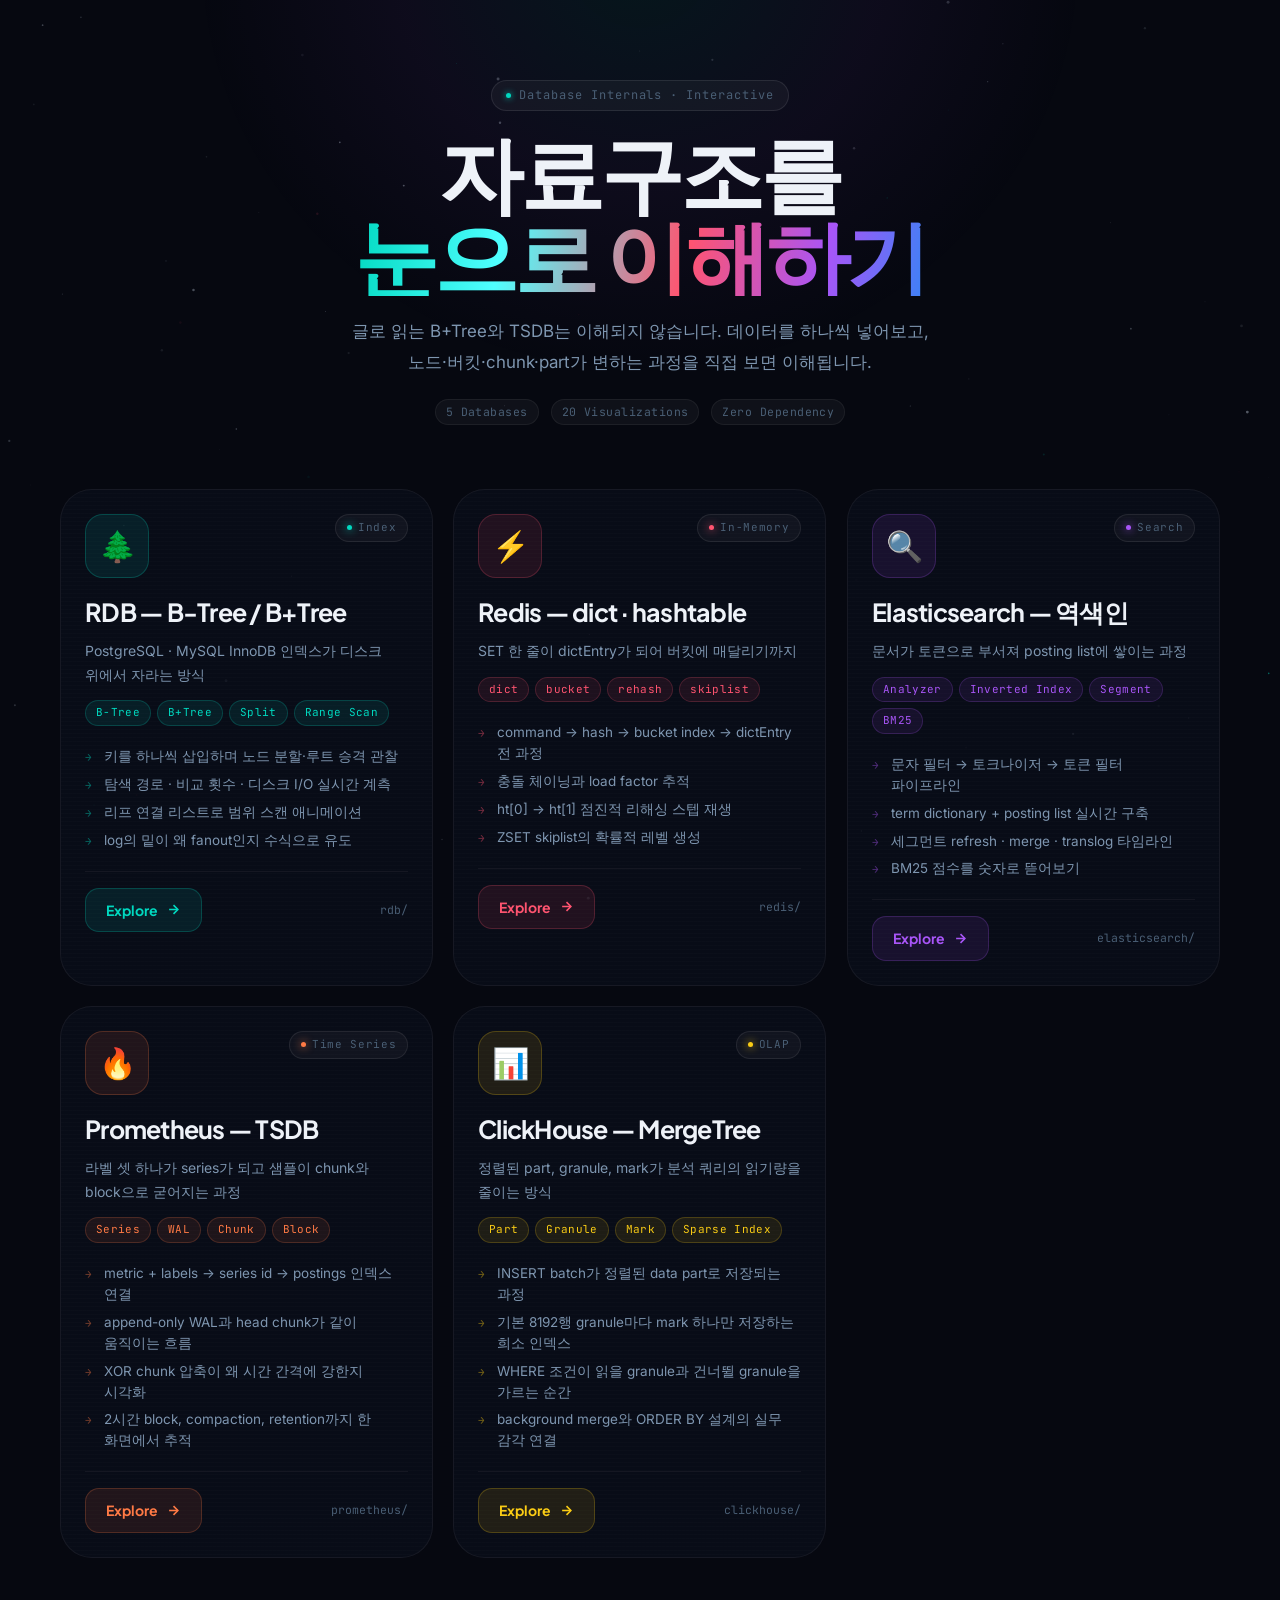
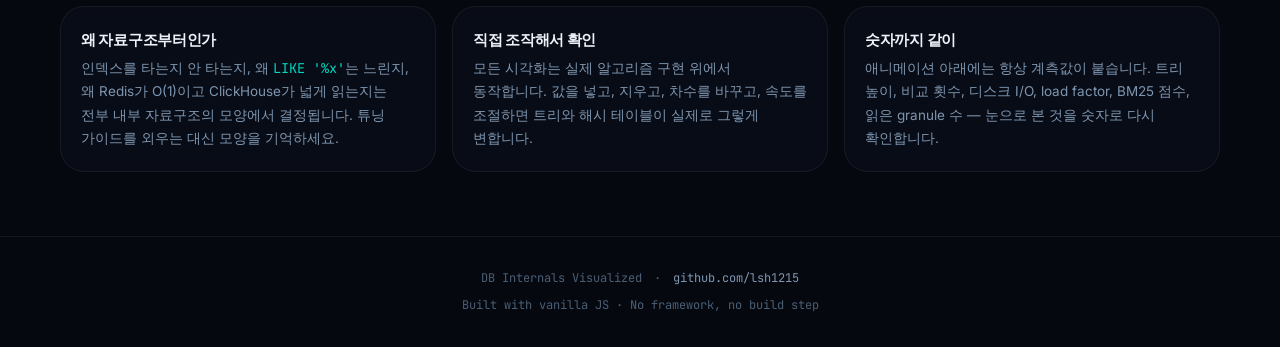
<file: index.html>
<!DOCTYPE html>
<html lang="ko">
<head>
  <meta charset="UTF-8" />
  <meta name="viewport" content="width=device-width, initial-scale=1.0" />
  <title>DB Internals Visualized — 데이터베이스 자료구조 시각화</title>

  <meta name="description" content="RDB의 B-Tree/B+Tree, Redis의 dict/hashtable, Elasticsearch의 역색인, Prometheus TSDB, ClickHouse MergeTree. 데이터를 하나씩 넣어보며 자료구조가 어떻게 변하는지 애니메이션으로 이해합니다." />
  <meta name="keywords" content="B-Tree, B+Tree, Redis dict, hashtable, rehash, skiplist, Elasticsearch, inverted index, Prometheus TSDB, ClickHouse MergeTree, 자료구조 시각화, database internals" />
  <meta name="author" content="leesanghun" />
  <meta name="robots" content="index, follow" />

  <meta property="og:type" content="website" />
  <meta property="og:title" content="DB Internals Visualized" />
  <meta property="og:description" content="RDB · Redis · Elasticsearch · Prometheus · ClickHouse 내부 자료구조를 애니메이션으로 이해하기" />
  <meta property="og:site_name" content="DB Internals Visualized" />

  <link rel="icon" href="data:image/svg+xml,<svg xmlns='http://www.w3.org/2000/svg' viewBox='0 0 100 100'><text y='.9em' font-size='90'>🗄️</text></svg>" />

  <link rel="preconnect" href="https://fonts.googleapis.com" />
  <link rel="preconnect" href="https://fonts.gstatic.com" crossorigin />
  <link href="https://fonts.googleapis.com/css2?family=Plus+Jakarta+Sans:wght@600;700;800&family=Inter:wght@400;500;600&family=JetBrains+Mono:wght@400;500&display=swap" rel="stylesheet" />

  <link rel="stylesheet" href="assets/css/base.css" />
  <link rel="stylesheet" href="assets/css/home.css" />

  <noscript><style>.db-card{opacity:1;transform:none;}.hub__title-line,.hub__sub,.hub__eyebrow{opacity:1;transform:none;}</style></noscript>
</head>
<body>

<canvas class="star-field" id="starField" data-colors="#00d9c0,#ff5470,#a855f7" aria-hidden="true"></canvas>

<main class="hub">
  <div class="hub__glow" aria-hidden="true"></div>

  <header class="hub__head">
    <div class="eyebrow hub__eyebrow">
      <span class="eyebrow__dot" aria-hidden="true"></span>
      <span>Database Internals · Interactive</span>
    </div>

    <h1 class="hub__title">
      <span class="hub__title-line">자료구조를</span>
      <span class="hub__title-line hub__title-line--accent">눈으로 이해하기</span>
    </h1>

    <p class="hub__sub">
      글로 읽는 B+Tree와 TSDB는 이해되지 않습니다. 데이터를 하나씩 넣어보고,<br />
      노드·버킷·chunk·part가 변하는 과정을 직접 보면 이해됩니다.
    </p>

    <div class="flex center gap3 wrap" style="justify-content:center">
      <span class="badge badge--muted">5 Databases</span>
      <span class="badge badge--muted">20 Visualizations</span>
      <span class="badge badge--muted">Zero Dependency</span>
    </div>
  </header>

  <div class="db-grid" role="list">

    <!-- ── RDB ── -->
    <a href="./rdb/" class="db-card db-card--rdb" role="listitem" aria-label="RDB 인덱스 자료구조 보기">
      <div class="db-card__glow" aria-hidden="true"></div>
      <div class="db-card__inner">
        <div class="db-card__header">
          <div class="db-card__icon-wrap" aria-hidden="true"><span class="db-card__icon">🌲</span></div>
          <div class="db-card__status"><span class="db-card__status-dot"></span><span>Index</span></div>
        </div>

        <div class="db-card__body">
          <h2 class="db-card__name">RDB — B-Tree / B+Tree</h2>
          <p class="db-card__tagline">PostgreSQL · MySQL InnoDB 인덱스가 디스크 위에서 자라는 방식</p>

          <div class="db-card__badges">
            <span class="db-chip">B-Tree</span>
            <span class="db-chip">B+Tree</span>
            <span class="db-chip">Split</span>
            <span class="db-chip">Range Scan</span>
          </div>

          <ul class="db-card__features">
            <li class="db-card__feature"><i>→</i>키를 하나씩 삽입하며 노드 분할·루트 승격 관찰</li>
            <li class="db-card__feature"><i>→</i>탐색 경로 · 비교 횟수 · 디스크 I/O 실시간 계측</li>
            <li class="db-card__feature"><i>→</i>리프 연결 리스트로 범위 스캔 애니메이션</li>
            <li class="db-card__feature"><i>→</i>log의 밑이 왜 fanout인지 수식으로 유도</li>
          </ul>
        </div>

        <div class="db-card__footer">
          <span class="db-card__cta">Explore
            <svg width="15" height="15" viewBox="0 0 24 24" fill="none" stroke="currentColor" stroke-width="2.5" aria-hidden="true">
              <line x1="5" y1="12" x2="19" y2="12"></line><polyline points="12 5 19 12 12 19"></polyline>
            </svg>
          </span>
          <span class="db-card__slug">rdb/</span>
        </div>
      </div>
    </a>

    <!-- ── Redis ── -->
    <a href="./redis/" class="db-card db-card--redis" role="listitem" aria-label="Redis 내부 자료구조 보기">
      <div class="db-card__glow" aria-hidden="true"></div>
      <div class="db-card__inner">
        <div class="db-card__header">
          <div class="db-card__icon-wrap" aria-hidden="true"><span class="db-card__icon">⚡</span></div>
          <div class="db-card__status"><span class="db-card__status-dot"></span><span>In-Memory</span></div>
        </div>

        <div class="db-card__body">
          <h2 class="db-card__name">Redis — dict · hashtable</h2>
          <p class="db-card__tagline">SET 한 줄이 dictEntry가 되어 버킷에 매달리기까지</p>

          <div class="db-card__badges">
            <span class="db-chip">dict</span>
            <span class="db-chip">bucket</span>
            <span class="db-chip">rehash</span>
            <span class="db-chip">skiplist</span>
          </div>

          <ul class="db-card__features">
            <li class="db-card__feature"><i>→</i>command → hash → bucket index → dictEntry 전 과정</li>
            <li class="db-card__feature"><i>→</i>충돌 체이닝과 load factor 추적</li>
            <li class="db-card__feature"><i>→</i>ht[0] → ht[1] 점진적 리해싱 스텝 재생</li>
            <li class="db-card__feature"><i>→</i>ZSET skiplist의 확률적 레벨 생성</li>
          </ul>
        </div>

        <div class="db-card__footer">
          <span class="db-card__cta">Explore
            <svg width="15" height="15" viewBox="0 0 24 24" fill="none" stroke="currentColor" stroke-width="2.5" aria-hidden="true">
              <line x1="5" y1="12" x2="19" y2="12"></line><polyline points="12 5 19 12 12 19"></polyline>
            </svg>
          </span>
          <span class="db-card__slug">redis/</span>
        </div>
      </div>
    </a>

    <!-- ── Elasticsearch ── -->
    <a href="./elasticsearch/" class="db-card db-card--es" role="listitem" aria-label="Elasticsearch 내부 자료구조 보기">
      <div class="db-card__glow" aria-hidden="true"></div>
      <div class="db-card__inner">
        <div class="db-card__header">
          <div class="db-card__icon-wrap" aria-hidden="true"><span class="db-card__icon">🔍</span></div>
          <div class="db-card__status"><span class="db-card__status-dot"></span><span>Search</span></div>
        </div>

        <div class="db-card__body">
          <h2 class="db-card__name">Elasticsearch — 역색인</h2>
          <p class="db-card__tagline">문서가 토큰으로 부서져 posting list에 쌓이는 과정</p>

          <div class="db-card__badges">
            <span class="db-chip">Analyzer</span>
            <span class="db-chip">Inverted Index</span>
            <span class="db-chip">Segment</span>
            <span class="db-chip">BM25</span>
          </div>

          <ul class="db-card__features">
            <li class="db-card__feature"><i>→</i>문자 필터 → 토크나이저 → 토큰 필터 파이프라인</li>
            <li class="db-card__feature"><i>→</i>term dictionary + posting list 실시간 구축</li>
            <li class="db-card__feature"><i>→</i>세그먼트 refresh · merge · translog 타임라인</li>
            <li class="db-card__feature"><i>→</i>BM25 점수를 숫자로 뜯어보기</li>
          </ul>
        </div>

        <div class="db-card__footer">
          <span class="db-card__cta">Explore
            <svg width="15" height="15" viewBox="0 0 24 24" fill="none" stroke="currentColor" stroke-width="2.5" aria-hidden="true">
              <line x1="5" y1="12" x2="19" y2="12"></line><polyline points="12 5 19 12 12 19"></polyline>
            </svg>
          </span>
          <span class="db-card__slug">elasticsearch/</span>
        </div>
      </div>
    </a>

    <!-- ── Prometheus ── -->
    <a href="./prometheus/" class="db-card db-card--prom" role="listitem" aria-label="Prometheus TSDB 자료구조 보기">
      <div class="db-card__glow" aria-hidden="true"></div>
      <div class="db-card__inner">
        <div class="db-card__header">
          <div class="db-card__icon-wrap" aria-hidden="true"><span class="db-card__icon">🔥</span></div>
          <div class="db-card__status"><span class="db-card__status-dot"></span><span>Time Series</span></div>
        </div>

        <div class="db-card__body">
          <h2 class="db-card__name">Prometheus — TSDB</h2>
          <p class="db-card__tagline">라벨 셋 하나가 series가 되고 샘플이 chunk와 block으로 굳어지는 과정</p>

          <div class="db-card__badges">
            <span class="db-chip">Series</span>
            <span class="db-chip">WAL</span>
            <span class="db-chip">Chunk</span>
            <span class="db-chip">Block</span>
          </div>

          <ul class="db-card__features">
            <li class="db-card__feature"><i>→</i>metric + labels → series id → postings 인덱스 연결</li>
            <li class="db-card__feature"><i>→</i>append-only WAL과 head chunk가 같이 움직이는 흐름</li>
            <li class="db-card__feature"><i>→</i>XOR chunk 압축이 왜 시간 간격에 강한지 시각화</li>
            <li class="db-card__feature"><i>→</i>2시간 block, compaction, retention까지 한 화면에서 추적</li>
          </ul>
        </div>

        <div class="db-card__footer">
          <span class="db-card__cta">Explore
            <svg width="15" height="15" viewBox="0 0 24 24" fill="none" stroke="currentColor" stroke-width="2.5" aria-hidden="true">
              <line x1="5" y1="12" x2="19" y2="12"></line><polyline points="12 5 19 12 12 19"></polyline>
            </svg>
          </span>
          <span class="db-card__slug">prometheus/</span>
        </div>
      </div>
    </a>

    <!-- ── ClickHouse ── -->
    <a href="./clickhouse/" class="db-card db-card--ch" role="listitem" aria-label="ClickHouse MergeTree 자료구조 보기">
      <div class="db-card__glow" aria-hidden="true"></div>
      <div class="db-card__inner">
        <div class="db-card__header">
          <div class="db-card__icon-wrap" aria-hidden="true"><span class="db-card__icon">📊</span></div>
          <div class="db-card__status"><span class="db-card__status-dot"></span><span>OLAP</span></div>
        </div>

        <div class="db-card__body">
          <h2 class="db-card__name">ClickHouse — MergeTree</h2>
          <p class="db-card__tagline">정렬된 part, granule, mark가 분석 쿼리의 읽기량을 줄이는 방식</p>

          <div class="db-card__badges">
            <span class="db-chip">Part</span>
            <span class="db-chip">Granule</span>
            <span class="db-chip">Mark</span>
            <span class="db-chip">Sparse Index</span>
          </div>

          <ul class="db-card__features">
            <li class="db-card__feature"><i>→</i>INSERT batch가 정렬된 data part로 저장되는 과정</li>
            <li class="db-card__feature"><i>→</i>기본 8192행 granule마다 mark 하나만 저장하는 희소 인덱스</li>
            <li class="db-card__feature"><i>→</i>WHERE 조건이 읽을 granule과 건너뛸 granule을 가르는 순간</li>
            <li class="db-card__feature"><i>→</i>background merge와 ORDER BY 설계의 실무 감각 연결</li>
          </ul>
        </div>

        <div class="db-card__footer">
          <span class="db-card__cta">Explore
            <svg width="15" height="15" viewBox="0 0 24 24" fill="none" stroke="currentColor" stroke-width="2.5" aria-hidden="true">
              <line x1="5" y1="12" x2="19" y2="12"></line><polyline points="12 5 19 12 12 19"></polyline>
            </svg>
          </span>
          <span class="db-card__slug">clickhouse/</span>
        </div>
      </div>
    </a>

  </div>

  <section class="hub__note">
    <div class="panel">
      <h3>왜 자료구조부터인가</h3>
      <p>인덱스를 타는지 안 타는지, 왜 <span class="mono acc">LIKE '%x'</span>는 느린지, 왜 Redis가 O(1)이고 ClickHouse가 넓게 읽는지는 전부 내부 자료구조의 모양에서 결정됩니다. 튜닝 가이드를 외우는 대신 모양을 기억하세요.</p>
    </div>
    <div class="panel">
      <h3>직접 조작해서 확인</h3>
      <p>모든 시각화는 실제 알고리즘 구현 위에서 동작합니다. 값을 넣고, 지우고, 차수를 바꾸고, 속도를 조절하면 트리와 해시 테이블이 실제로 그렇게 변합니다.</p>
    </div>
    <div class="panel">
      <h3>숫자까지 같이</h3>
      <p>애니메이션 아래에는 항상 계측값이 붙습니다. 트리 높이, 비교 횟수, 디스크 I/O, load factor, BM25 점수, 읽은 granule 수 — 눈으로 본 것을 숫자로 다시 확인합니다.</p>
    </div>
  </section>
</main>

<footer class="site-footer">
  <div class="flex center gap3 wrap" style="justify-content:center">
    <span>DB Internals Visualized</span>
    <span class="muted">·</span>
    <a href="https://github.com/lsh1215" target="_blank" rel="noopener noreferrer">github.com/lsh1215</a>
  </div>
  <p class="muted">Built with vanilla JS · No framework, no build step</p>
</footer>

<script src="assets/js/starfield.js"></script>
</body>
</html>
</file>
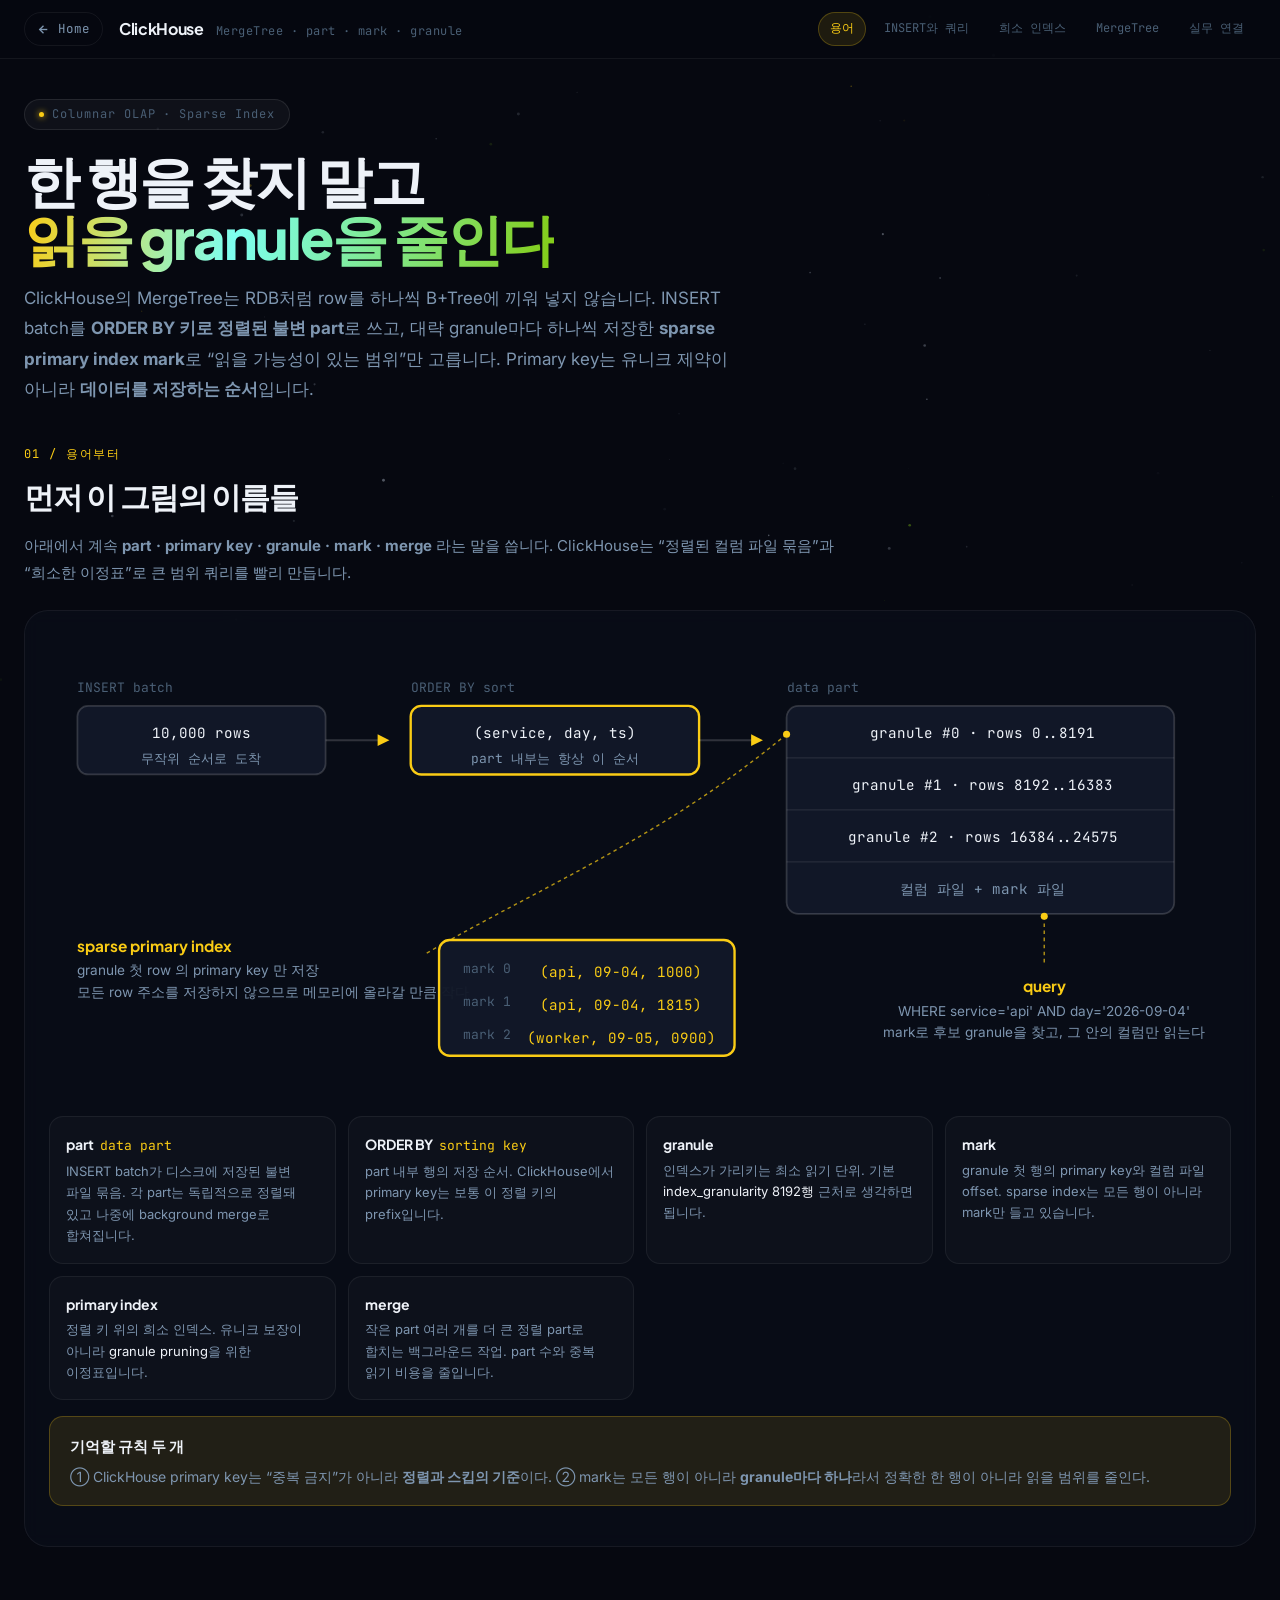
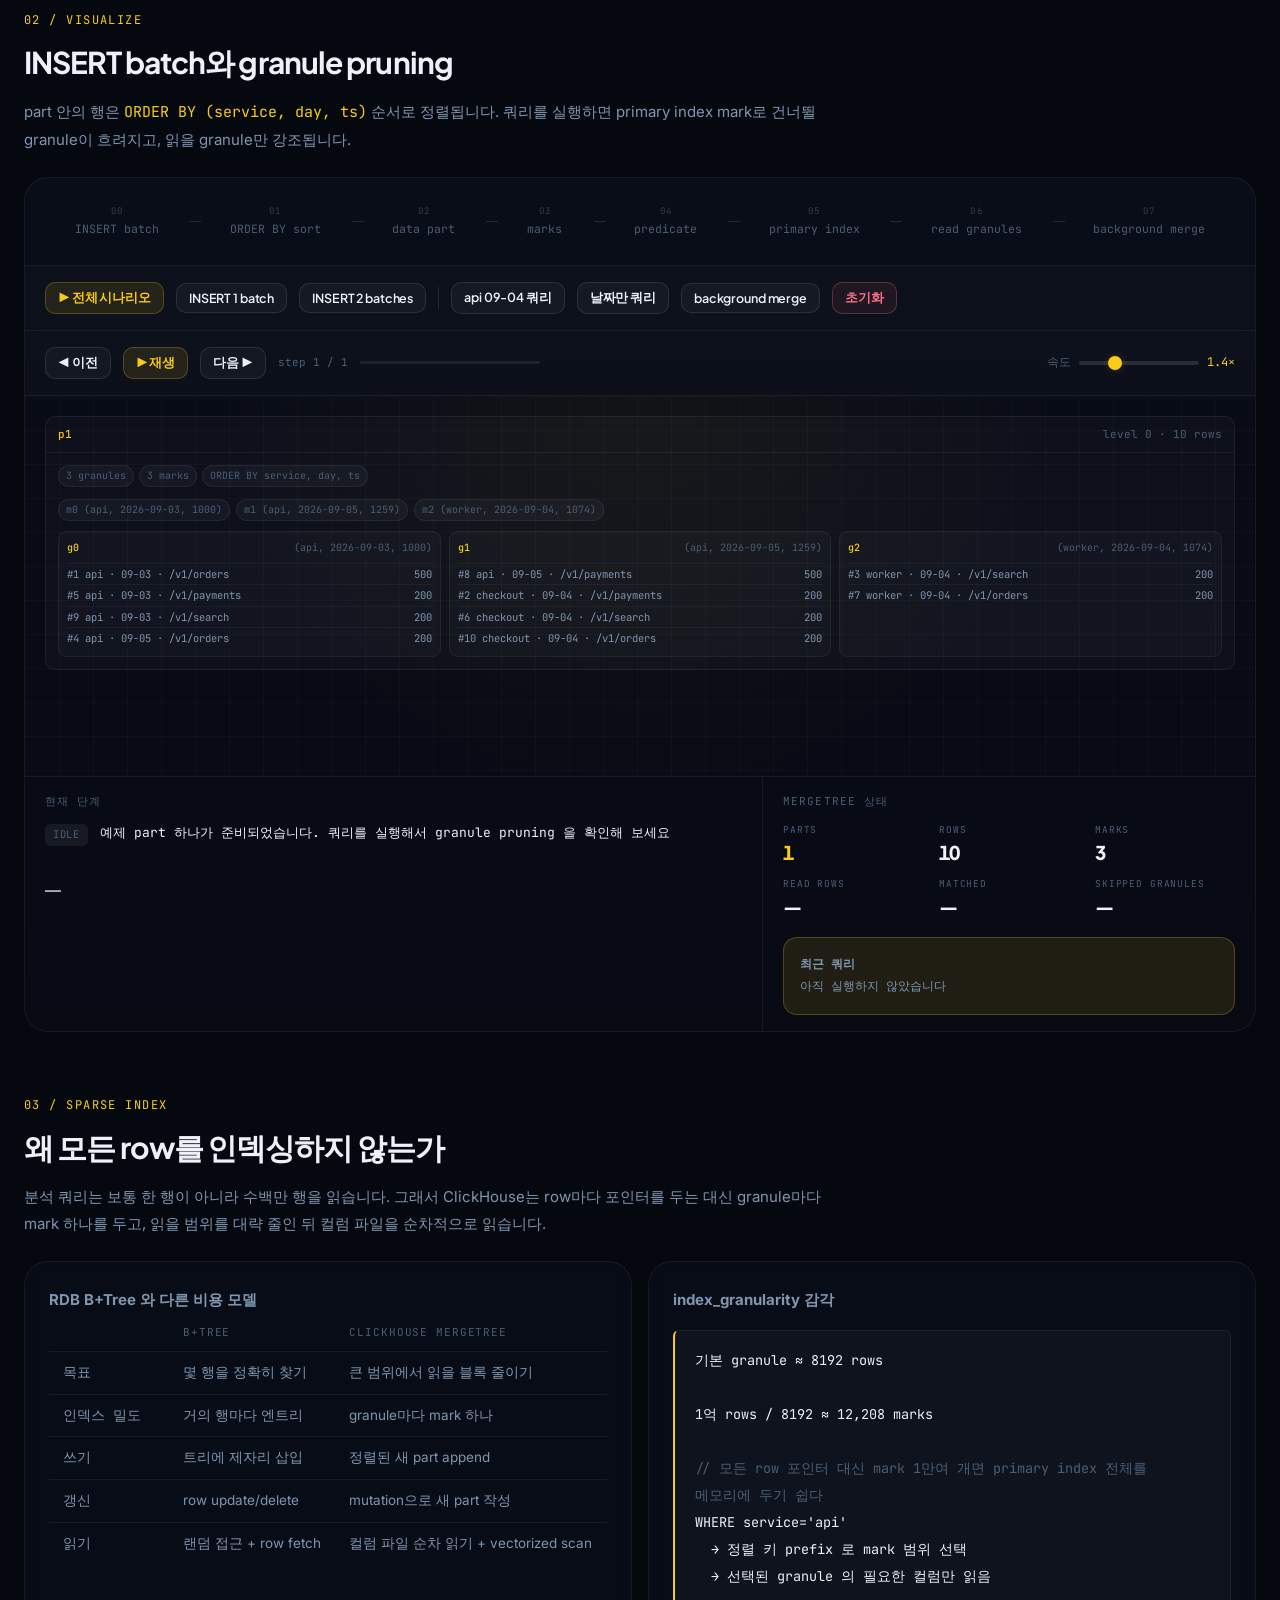
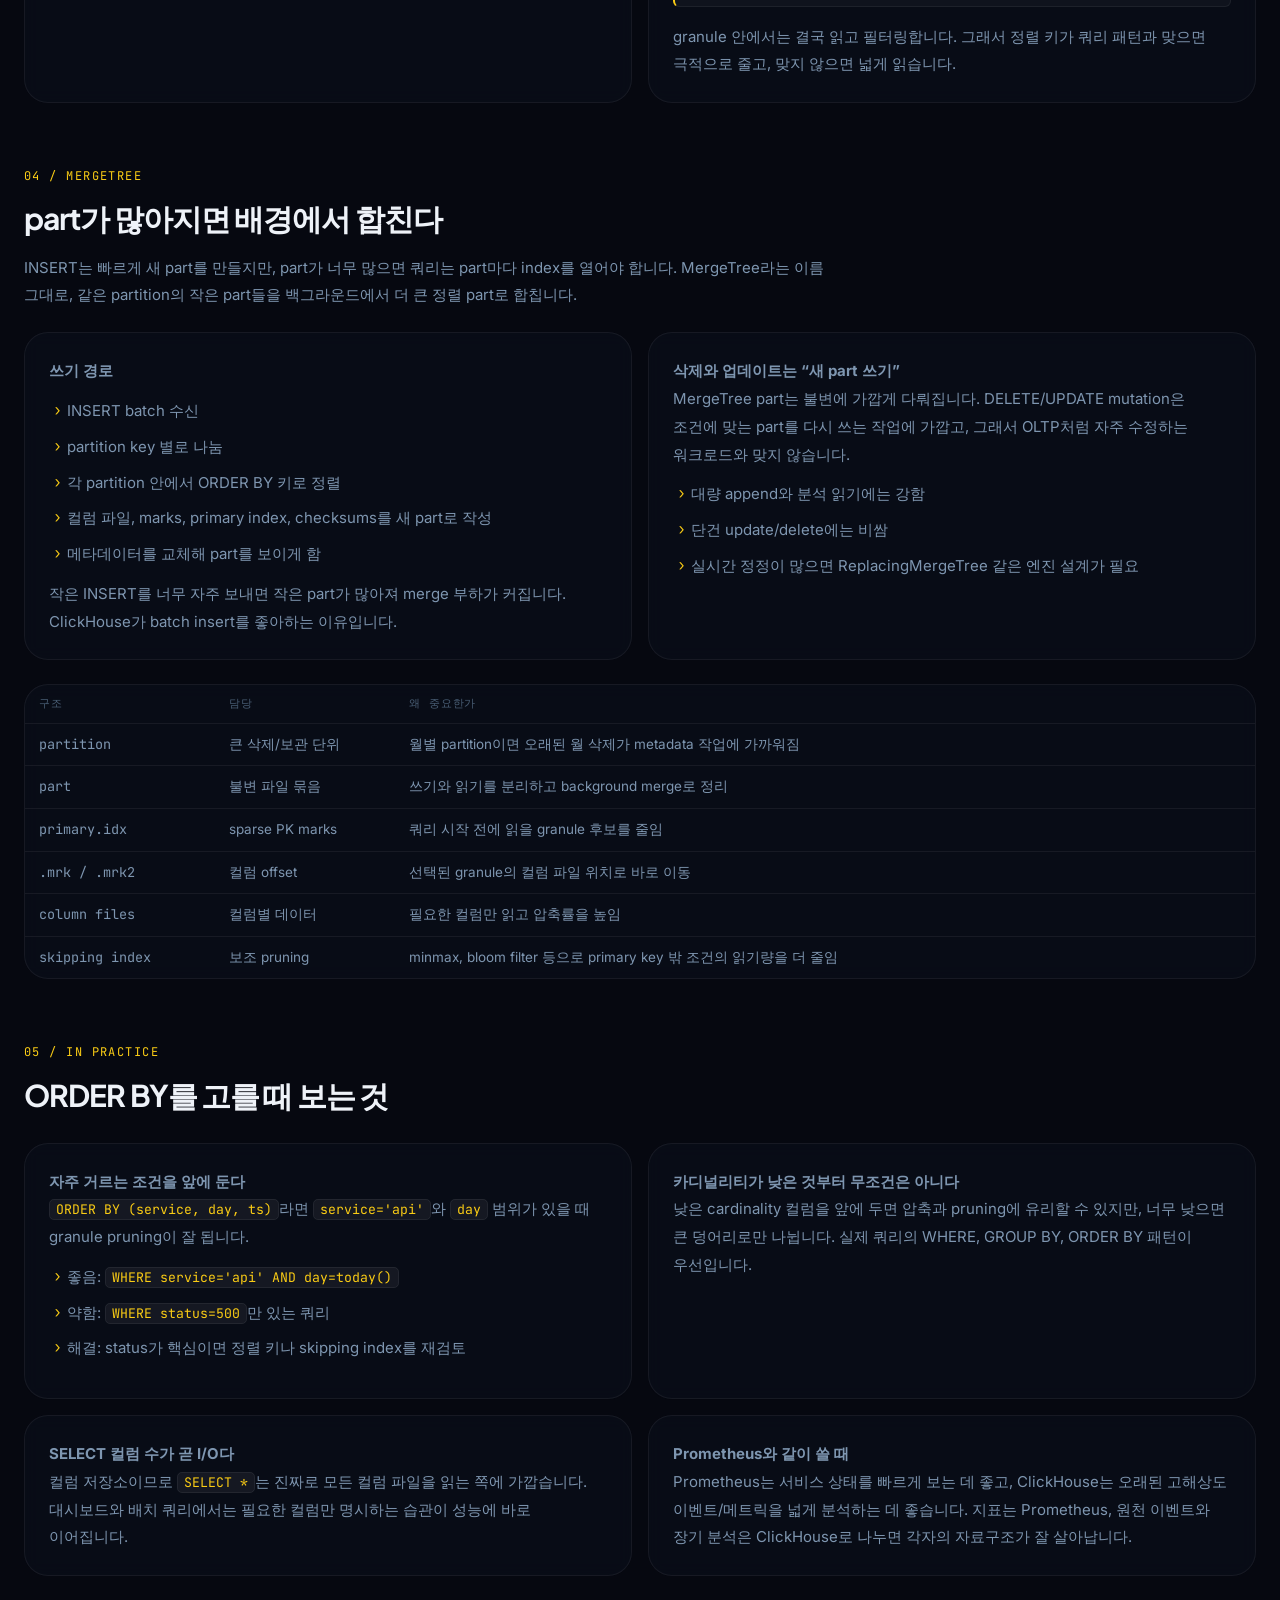
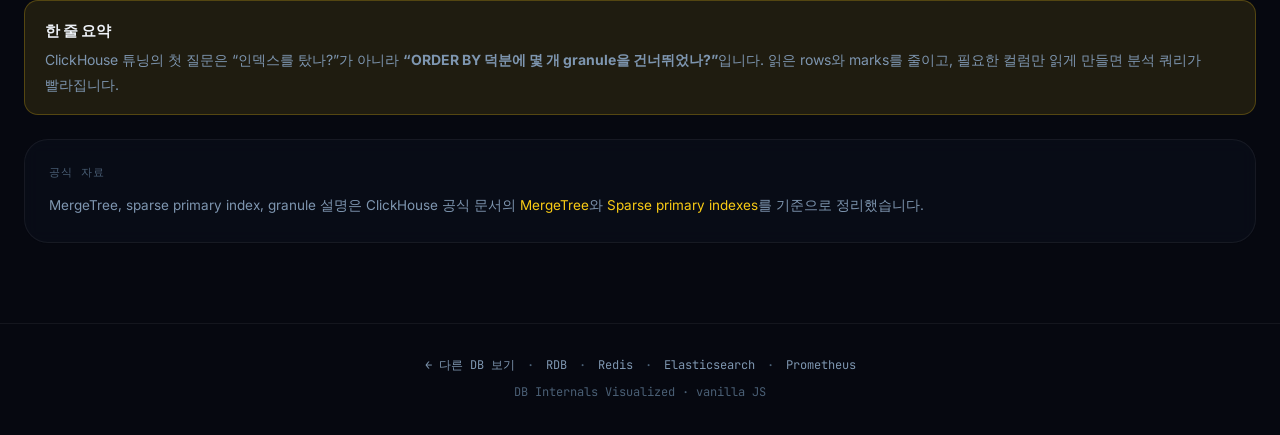
<file: clickhouse/index.html>
<!DOCTYPE html>
<html lang="ko">
<head>
  <meta charset="UTF-8" />
  <meta name="viewport" content="width=device-width, initial-scale=1.0" />
  <title>ClickHouse — MergeTree · Sparse Primary Index 시각화</title>
  <meta name="description" content="ClickHouse MergeTree에서 INSERT batch가 정렬된 data part가 되고, granule과 mark 기반 sparse primary index로 읽을 범위를 줄이는 과정을 애니메이션으로 확인합니다." />

  <link rel="icon" href="data:image/svg+xml,<svg xmlns='http://www.w3.org/2000/svg' viewBox='0 0 100 100'><text y='.9em' font-size='90'>📊</text></svg>" />
  <link rel="preconnect" href="https://fonts.googleapis.com" />
  <link rel="preconnect" href="https://fonts.gstatic.com" crossorigin />
  <link href="https://fonts.googleapis.com/css2?family=Plus+Jakarta+Sans:wght@600;700;800&family=Inter:wght@400;500;600&family=JetBrains+Mono:wght@400;500&display=swap" rel="stylesheet" />
  <link rel="stylesheet" href="../assets/css/base.css" />
  <link rel="stylesheet" href="../assets/css/tree.css" />
  <link rel="stylesheet" href="../assets/css/tsdb.css?v=f2688217" />
  <style>:root { --accent: var(--ch); --accent-2: var(--ch-b); --accent-dim: var(--ch-dim); --accent-border: var(--ch-border); --accent-glow: var(--ch-glow); }</style>
</head>
<body>

<canvas class="star-field" id="starField" data-colors="#facc15,#84cc16" aria-hidden="true"></canvas>

<nav class="topbar">
  <a class="topbar__home" href="../">
    <svg width="13" height="13" viewBox="0 0 24 24" fill="none" stroke="currentColor" stroke-width="2.5" aria-hidden="true">
      <line x1="19" y1="12" x2="5" y2="12"></line><polyline points="12 19 5 12 12 5"></polyline>
    </svg>
    Home
  </a>
  <div class="topbar__title">ClickHouse <span class="sub">MergeTree · part · mark · granule</span></div>
  <div class="topbar__spacer"></div>
  <div class="topbar__links">
    <a class="topbar__link topbar__link--active" href="#terms">용어</a>
    <a class="topbar__link" href="#viz">INSERT와 쿼리</a>
    <a class="topbar__link" href="#sparse">희소 인덱스</a>
    <a class="topbar__link" href="#merge">MergeTree</a>
    <a class="topbar__link" href="#practice">실무 연결</a>
  </div>
</nav>

<main class="page">

  <header class="page-hero">
    <div class="eyebrow"><span class="eyebrow__dot"></span><span>Columnar OLAP · Sparse Index</span></div>
    <h1 class="page-title">한 행을 찾지 말고<br /><span class="grad">읽을 granule을 줄인다</span></h1>
    <p class="page-sub">
      ClickHouse의 MergeTree는 RDB처럼 row를 하나씩 B+Tree에 끼워 넣지 않습니다.
      INSERT batch를 <strong>ORDER BY 키로 정렬된 불변 part</strong>로 쓰고,
      대략 granule마다 하나씩 저장한 <strong>sparse primary index mark</strong>로 “읽을 가능성이 있는 범위”만 고릅니다.
      Primary key는 유니크 제약이 아니라 <strong>데이터를 저장하는 순서</strong>입니다.
    </p>
  </header>

  <!-- ═══════════ 0. 용어 ═══════════ -->
  <section class="section" id="terms" style="margin-top:var(--sp-10)">
    <div class="section__head">
      <div class="section__num">01 / 용어부터</div>
      <h2 class="section__title">먼저 이 그림의 이름들</h2>
      <p class="section__desc">
        아래에서 계속 <strong>part · primary key · granule · mark · merge</strong> 라는 말을 씁니다.
        ClickHouse는 “정렬된 컬럼 파일 묶음”과 “희소한 이정표”로 큰 범위 쿼리를 빨리 만듭니다.
      </p>
    </div>

    <div class="panel">
      <div class="anatomy-wrap">
      <svg class="anatomy" viewBox="0 0 1000 390" role="img" aria-label="ClickHouse MergeTree 구성 요소 해부도">
        <text class="anat-tag" x="24" y="48">INSERT batch</text>
        <rect class="anat-box" x="24" y="60" width="210" height="58" rx="9" />
        <text class="anat-key" x="129" y="84" style="font-size:12px">10,000 rows</text>
        <text class="anat-key" x="129" y="105" style="font-size:11px; fill:var(--text-secondary)">무작위 순서로 도착</text>

        <path class="anat-edge" d="M 234 89 L 280 89" />
        <polygon class="anat-dot" points="288,89 278,84 278,94" />

        <text class="anat-tag" x="306" y="48">ORDER BY sort</text>
        <rect class="anat-box anat-box--hi" x="306" y="60" width="244" height="58" rx="9" />
        <text class="anat-key" x="428" y="84" style="font-size:12px">(service, day, ts)</text>
        <text class="anat-key" x="428" y="105" style="font-size:11px; fill:var(--text-secondary)">part 내부는 항상 이 순서</text>

        <path class="anat-edge" d="M 550 89 L 596 89" />
        <polygon class="anat-dot" points="604,89 594,84 594,94" />

        <text class="anat-tag" x="624" y="48">data part</text>
        <rect class="anat-box" x="624" y="60" width="328" height="176" rx="10" />
        <line class="anat-div" x1="624" y1="104" x2="952" y2="104" />
        <line class="anat-div" x1="624" y1="148" x2="952" y2="148" />
        <line class="anat-div" x1="624" y1="192" x2="952" y2="192" />
        <text class="anat-key" x="790" y="84" style="font-size:12px">granule #0 · rows 0..8191</text>
        <text class="anat-key" x="790" y="128" style="font-size:12px">granule #1 · rows 8192..16383</text>
        <text class="anat-key" x="790" y="172" style="font-size:12px">granule #2 · rows 16384..24575</text>
        <text class="anat-key" x="790" y="216" style="font-size:12px; fill:var(--text-secondary)">컬럼 파일 + mark 파일</text>

        <path class="anat-lead" d="M 624 84 C 520 170, 426 208, 318 270" />
        <circle class="anat-dot" cx="624" cy="84" r="3" />
        <text class="anat-label" x="24" y="268">sparse primary index</text>
        <text class="anat-sub" x="24" y="288">granule 첫 row 의 primary key 만 저장</text>
        <text class="anat-sub" x="24" y="306">모든 row 주소를 저장하지 않으므로 메모리에 올라갈 만큼 작다</text>

        <rect class="anat-box anat-box--hi" x="330" y="258" width="250" height="98" rx="9" />
        <text class="anat-tag" x="350" y="286">mark 0</text>
        <text class="anat-key" x="484" y="286" style="font-size:12px; fill:var(--accent)">(api, 09-04, 1000)</text>
        <text class="anat-tag" x="350" y="314">mark 1</text>
        <text class="anat-key" x="484" y="314" style="font-size:12px; fill:var(--accent)">(api, 09-04, 1815)</text>
        <text class="anat-tag" x="350" y="342">mark 2</text>
        <text class="anat-key" x="484" y="342" style="font-size:12px; fill:var(--accent)">(worker, 09-05, 0900)</text>

        <path class="anat-lead" d="M 842 238 L 842 278" />
        <circle class="anat-dot" cx="842" cy="238" r="3" />
        <text class="anat-label" x="842" y="302" text-anchor="middle">query</text>
        <text class="anat-sub" x="842" y="322" text-anchor="middle">WHERE service='api' AND day='2026-09-04'</text>
        <text class="anat-sub" x="842" y="340" text-anchor="middle">mark로 후보 granule을 찾고, 그 안의 컬럼만 읽는다</text>
      </svg>
      </div>

      <div class="terms">
        <div class="term">
          <div class="term__k"><b>part</b> data part</div>
          <div class="term__d">INSERT batch가 디스크에 저장된 불변 파일 묶음. 각 part는 독립적으로 정렬돼 있고 나중에 background merge로 합쳐집니다.</div>
        </div>
        <div class="term">
          <div class="term__k"><b>ORDER BY</b> sorting key</div>
          <div class="term__d">part 내부 행의 저장 순서. ClickHouse에서 primary key는 보통 이 정렬 키의 prefix입니다.</div>
        </div>
        <div class="term">
          <div class="term__k"><b>granule</b></div>
          <div class="term__d">인덱스가 가리키는 최소 읽기 단위. 기본 <em>index_granularity 8192행</em> 근처로 생각하면 됩니다.</div>
        </div>
        <div class="term">
          <div class="term__k"><b>mark</b></div>
          <div class="term__d">granule 첫 행의 primary key와 컬럼 파일 offset. sparse index는 모든 행이 아니라 mark만 들고 있습니다.</div>
        </div>
        <div class="term">
          <div class="term__k"><b>primary index</b></div>
          <div class="term__d">정렬 키 위의 희소 인덱스. 유니크 보장이 아니라 <em>granule pruning</em>을 위한 이정표입니다.</div>
        </div>
        <div class="term">
          <div class="term__k"><b>merge</b></div>
          <div class="term__d">작은 part 여러 개를 더 큰 정렬 part로 합치는 백그라운드 작업. part 수와 중복 읽기 비용을 줄입니다.</div>
        </div>
      </div>

      <div class="callout callout--accent">
        <span class="callout__t">기억할 규칙 두 개</span>
        ① ClickHouse primary key는 “중복 금지”가 아니라 <strong>정렬과 스킵의 기준</strong>이다.
        ② mark는 모든 행이 아니라 <strong>granule마다 하나</strong>라서 정확한 한 행이 아니라 읽을 범위를 줄인다.
      </div>
    </div>
  </section>

  <!-- ═══════════ 1. 인터랙티브 시각화 ═══════════ -->
  <section class="section" id="viz">
    <div class="section__head">
      <div class="section__num">02 / VISUALIZE</div>
      <h2 class="section__title">INSERT batch와 granule pruning</h2>
      <p class="section__desc">
        part 안의 행은 <span class="mono acc">ORDER BY (service, day, ts)</span> 순서로 정렬됩니다.
        쿼리를 실행하면 primary index mark로 건너뛸 granule이 흐려지고, 읽을 granule만 강조됩니다.
      </p>
    </div>

    <div class="viz">
      <div class="pipe" id="chPipe"></div>

      <div class="viz__bar">
        <button class="btn btn--sm btn--primary" id="chDemo" type="button">▶ 전체 시나리오</button>
        <button class="btn btn--sm" id="chInsert" type="button">INSERT 1 batch</button>
        <button class="btn btn--sm" id="chInsert2" type="button">INSERT 2 batches</button>
        <div class="viz__sep" aria-hidden="true"></div>
        <button class="btn btn--sm" id="chQueryApi" type="button">api 09-04 쿼리</button>
        <button class="btn btn--sm" id="chQueryDateOnly" type="button">날짜만 쿼리</button>
        <button class="btn btn--sm" id="chMerge" type="button">background merge</button>
        <button class="btn btn--sm btn--danger" id="chReset" type="button">초기화</button>
      </div>

      <div class="viz__bar">
        <button class="btn btn--sm" id="chPrev" type="button">◀ 이전</button>
        <button class="btn btn--sm btn--primary" id="chPlay" type="button">▶ 재생</button>
        <button class="btn btn--sm" id="chNext" type="button">다음 ▶</button>
        <span class="mono muted" id="chStep" style="font-size:11px">step 0 / 0</span>
        <span class="narr__bar" style="max-width:180px"><span class="narr__bar-fill" id="chBar"></span></span>
        <div class="topbar__spacer"></div>
        <label class="field">속도
          <input type="range" id="chSpeed" min="0.4" max="4" step="0.2" value="1.4" aria-label="속도" />
          <span class="mono acc" id="chSpeedVal">1.4×</span>
        </label>
      </div>

      <div class="ch-stage">
        <div class="part-list" id="chParts"></div>
      </div>

      <div class="viz__foot">
        <div class="viz__narration">
          <div class="panel__label">현재 단계</div>
          <div class="narr"><span class="narr__kind" id="chKind">idle</span><span id="chMsg">INSERT batch 를 추가해 보세요</span></div>
          <div class="hashbox mt3" id="chDetail" style="min-height:92px">—</div>
        </div>
        <div class="viz__counters">
          <div class="panel__label">MergeTree 상태</div>
          <div class="mini-stats">
            <div><div class="mini-stat__k">parts</div><div class="mini-stat__v acc" id="chPartsN">0</div></div>
            <div><div class="mini-stat__k">rows</div><div class="mini-stat__v" id="chRowsN">0</div></div>
            <div><div class="mini-stat__k">marks</div><div class="mini-stat__v" id="chMarksN">0</div></div>
            <div><div class="mini-stat__k">read rows</div><div class="mini-stat__v" id="chReadN">—</div></div>
            <div><div class="mini-stat__k">matched</div><div class="mini-stat__v" id="chMatchedN">—</div></div>
            <div><div class="mini-stat__k">skipped granules</div><div class="mini-stat__v" id="chSkippedN">—</div></div>
          </div>
          <div class="query-card mt4" id="chQueryBox"><strong>최근 쿼리</strong><br>아직 실행하지 않았습니다</div>
        </div>
      </div>
    </div>
  </section>

  <!-- ═══════════ 2. 희소 인덱스 ═══════════ -->
  <section class="section" id="sparse">
    <div class="section__head">
      <div class="section__num">03 / SPARSE INDEX</div>
      <h2 class="section__title">왜 모든 row를 인덱싱하지 않는가</h2>
      <p class="section__desc">
        분석 쿼리는 보통 한 행이 아니라 수백만 행을 읽습니다. 그래서 ClickHouse는 row마다 포인터를 두는 대신
        granule마다 mark 하나를 두고, 읽을 범위를 대략 줄인 뒤 컬럼 파일을 순차적으로 읽습니다.
      </p>
    </div>

    <div class="grid grid--2">
      <div class="panel">
        <h4 class="prose" style="margin-top:0">RDB B+Tree 와 다른 비용 모델</h4>
        <div class="tbl-wrap">
          <table class="tbl">
            <thead><tr><th style="width:120px"></th><th>B+Tree</th><th>ClickHouse MergeTree</th></tr></thead>
            <tbody>
              <tr><td class="mono">목표</td><td>몇 행을 정확히 찾기</td><td>큰 범위에서 읽을 블록 줄이기</td></tr>
              <tr><td class="mono">인덱스 밀도</td><td>거의 행마다 엔트리</td><td>granule마다 mark 하나</td></tr>
              <tr><td class="mono">쓰기</td><td>트리에 제자리 삽입</td><td>정렬된 새 part append</td></tr>
              <tr><td class="mono">갱신</td><td>row update/delete</td><td>mutation으로 새 part 작성</td></tr>
              <tr><td class="mono">읽기</td><td>랜덤 접근 + row fetch</td><td>컬럼 파일 순차 읽기 + vectorized scan</td></tr>
            </tbody>
          </table>
        </div>
      </div>

      <div class="panel">
        <h4 class="prose" style="margin-top:0">index_granularity 감각</h4>
        <div class="math">기본 granule ≈ 8192 rows

1억 rows / 8192 ≈ 12,208 marks

<span class="cm">// 모든 row 포인터 대신 mark 1만여 개면 primary index 전체를 메모리에 두기 쉽다</span>
WHERE service='api'
  → 정렬 키 prefix 로 mark 범위 선택
  → 선택된 granule 의 필요한 컬럼만 읽음</div>
        <div class="prose">
          <p>granule 안에서는 결국 읽고 필터링합니다. 그래서 정렬 키가 쿼리 패턴과 맞으면 극적으로 줄고, 맞지 않으면 넓게 읽습니다.</p>
        </div>
      </div>
    </div>
  </section>

  <!-- ═══════════ 3. MergeTree ═══════════ -->
  <section class="section" id="merge">
    <div class="section__head">
      <div class="section__num">04 / MERGETREE</div>
      <h2 class="section__title">part가 많아지면 배경에서 합친다</h2>
      <p class="section__desc">
        INSERT는 빠르게 새 part를 만들지만, part가 너무 많으면 쿼리는 part마다 index를 열어야 합니다.
        MergeTree라는 이름 그대로, 같은 partition의 작은 part들을 백그라운드에서 더 큰 정렬 part로 합칩니다.
      </p>
    </div>

    <div class="grid grid--2">
      <div class="panel">
        <h4 class="prose" style="margin-top:0">쓰기 경로</h4>
        <div class="prose">
          <ul>
            <li>INSERT batch 수신</li>
            <li>partition key 별로 나눔</li>
            <li>각 partition 안에서 ORDER BY 키로 정렬</li>
            <li>컬럼 파일, marks, primary index, checksums를 새 part로 작성</li>
            <li>메타데이터를 교체해 part를 보이게 함</li>
          </ul>
          <p>작은 INSERT를 너무 자주 보내면 작은 part가 많아져 merge 부하가 커집니다. ClickHouse가 batch insert를 좋아하는 이유입니다.</p>
        </div>
      </div>

      <div class="panel">
        <h4 class="prose" style="margin-top:0">삭제와 업데이트는 “새 part 쓰기”</h4>
        <div class="prose">
          <p>MergeTree part는 불변에 가깝게 다뤄집니다. DELETE/UPDATE mutation은 조건에 맞는 part를 다시 쓰는 작업에 가깝고, 그래서 OLTP처럼 자주 수정하는 워크로드와 맞지 않습니다.</p>
          <ul>
            <li>대량 append와 분석 읽기에는 강함</li>
            <li>단건 update/delete에는 비쌈</li>
            <li>실시간 정정이 많으면 ReplacingMergeTree 같은 엔진 설계가 필요</li>
          </ul>
        </div>
      </div>
    </div>

    <div class="panel panel--flush mt6">
      <div class="tbl-wrap">
        <table class="tbl">
          <thead><tr><th style="width:190px">구조</th><th style="width:180px">담당</th><th>왜 중요한가</th></tr></thead>
          <tbody>
            <tr><td class="mono">partition</td><td>큰 삭제/보관 단위</td><td>월별 partition이면 오래된 월 삭제가 metadata 작업에 가까워짐</td></tr>
            <tr><td class="mono">part</td><td>불변 파일 묶음</td><td>쓰기와 읽기를 분리하고 background merge로 정리</td></tr>
            <tr><td class="mono">primary.idx</td><td>sparse PK marks</td><td>쿼리 시작 전에 읽을 granule 후보를 줄임</td></tr>
            <tr><td class="mono">.mrk / .mrk2</td><td>컬럼 offset</td><td>선택된 granule의 컬럼 파일 위치로 바로 이동</td></tr>
            <tr><td class="mono">column files</td><td>컬럼별 데이터</td><td>필요한 컬럼만 읽고 압축률을 높임</td></tr>
            <tr><td class="mono">skipping index</td><td>보조 pruning</td><td>minmax, bloom filter 등으로 primary key 밖 조건의 읽기량을 더 줄임</td></tr>
          </tbody>
        </table>
      </div>
    </div>
  </section>

  <!-- ═══════════ 4. 실무 ═══════════ -->
  <section class="section" id="practice">
    <div class="section__head">
      <div class="section__num">05 / IN PRACTICE</div>
      <h2 class="section__title">ORDER BY를 고를 때 보는 것</h2>
    </div>

    <div class="grid grid--2">
      <div class="panel">
        <h4 class="prose" style="margin-top:0">자주 거르는 조건을 앞에 둔다</h4>
        <div class="prose">
          <p><code>ORDER BY (service, day, ts)</code>라면 <code>service='api'</code>와 <code>day</code> 범위가 있을 때 granule pruning이 잘 됩니다.</p>
          <ul>
            <li>좋음: <code>WHERE service='api' AND day=today()</code></li>
            <li>약함: <code>WHERE status=500</code>만 있는 쿼리</li>
            <li>해결: status가 핵심이면 정렬 키나 skipping index를 재검토</li>
          </ul>
        </div>
      </div>

      <div class="panel">
        <h4 class="prose" style="margin-top:0">카디널리티가 낮은 것부터 무조건은 아니다</h4>
        <div class="prose">
          <p>낮은 cardinality 컬럼을 앞에 두면 압축과 pruning에 유리할 수 있지만, 너무 낮으면 큰 덩어리로만 나뉩니다. 실제 쿼리의 WHERE, GROUP BY, ORDER BY 패턴이 우선입니다.</p>
        </div>
      </div>

      <div class="panel">
        <h4 class="prose" style="margin-top:0">SELECT 컬럼 수가 곧 I/O다</h4>
        <div class="prose">
          <p>컬럼 저장소이므로 <code>SELECT *</code>는 진짜로 모든 컬럼 파일을 읽는 쪽에 가깝습니다. 대시보드와 배치 쿼리에서는 필요한 컬럼만 명시하는 습관이 성능에 바로 이어집니다.</p>
        </div>
      </div>

      <div class="panel">
        <h4 class="prose" style="margin-top:0">Prometheus와 같이 쓸 때</h4>
        <div class="prose">
          <p>Prometheus는 서비스 상태를 빠르게 보는 데 좋고, ClickHouse는 오래된 고해상도 이벤트/메트릭을 넓게 분석하는 데 좋습니다. 지표는 Prometheus, 원천 이벤트와 장기 분석은 ClickHouse로 나누면 각자의 자료구조가 잘 살아납니다.</p>
        </div>
      </div>
    </div>

    <div class="callout callout--accent mt6">
      <span class="callout__t">한 줄 요약</span>
      ClickHouse 튜닝의 첫 질문은 “인덱스를 탔나?”가 아니라
      <strong>“ORDER BY 덕분에 몇 개 granule을 건너뛰었나?”</strong>입니다.
      읽은 rows와 marks를 줄이고, 필요한 컬럼만 읽게 만들면 분석 쿼리가 빨라집니다.
    </div>

    <div class="panel mt6">
      <div class="panel__label">공식 자료</div>
      <div class="prose" style="font-size:13.5px">
        <p>
          MergeTree, sparse primary index, granule 설명은 ClickHouse 공식 문서의
          <a class="acc" href="https://clickhouse.com/docs/engines/table-engines/mergetree-family/mergetree" target="_blank" rel="noopener noreferrer">MergeTree</a>와
          <a class="acc" href="https://clickhouse.com/docs/guides/best-practices/sparse-primary-indexes" target="_blank" rel="noopener noreferrer">Sparse primary indexes</a>를 기준으로 정리했습니다.
        </p>
      </div>
    </div>
  </section>

</main>

<footer class="site-footer">
  <div class="flex center gap3 wrap" style="justify-content:center">
    <a href="../">← 다른 DB 보기</a>
    <span class="muted">·</span>
    <a href="../rdb/">RDB</a>
    <span class="muted">·</span>
    <a href="../redis/">Redis</a>
    <span class="muted">·</span>
    <a href="../elasticsearch/">Elasticsearch</a>
    <span class="muted">·</span>
    <a href="../prometheus/">Prometheus</a>
  </div>
  <p class="muted">DB Internals Visualized · vanilla JS</p>
</footer>

<script src="../assets/js/starfield.js"></script>
<script src="../assets/js/clickhouse-merge-tree.js"></script>
<script src="../assets/js/clickhouse-viz.js"></script>
</body>
</html>
</file>
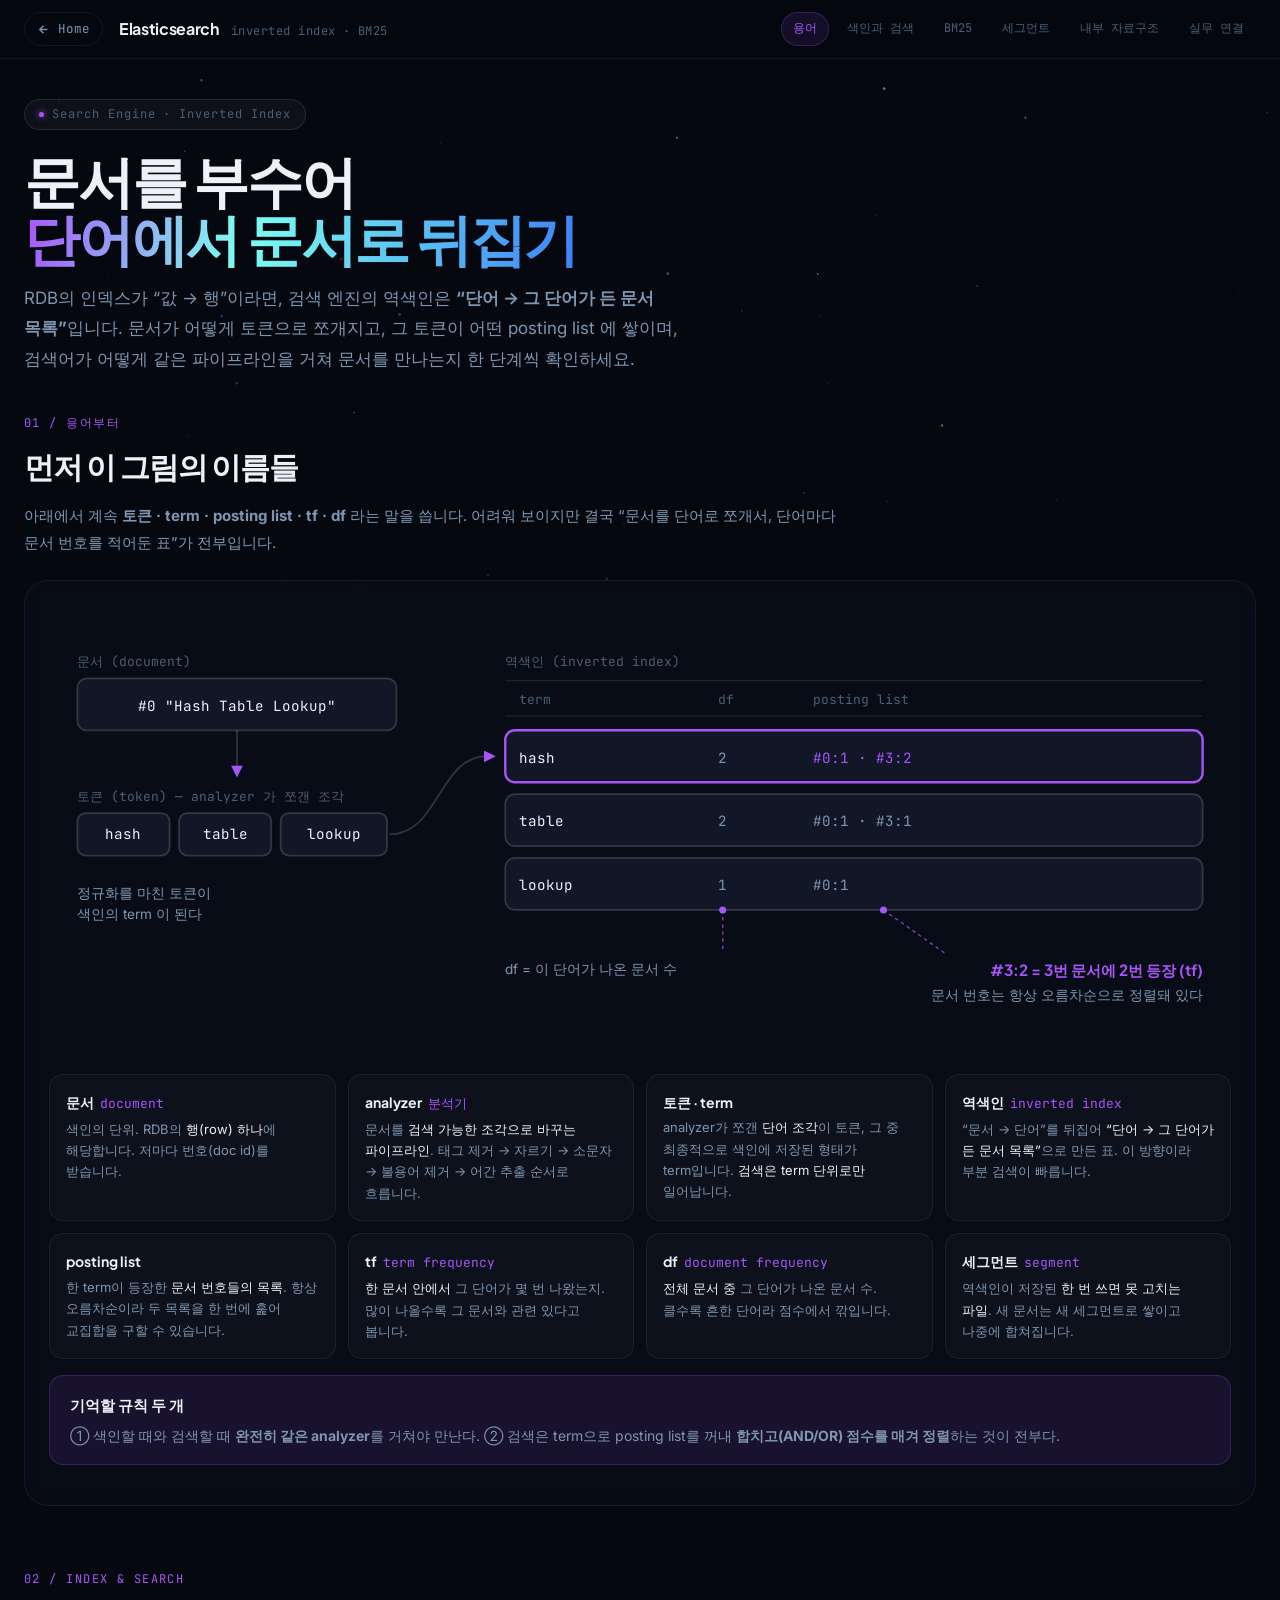
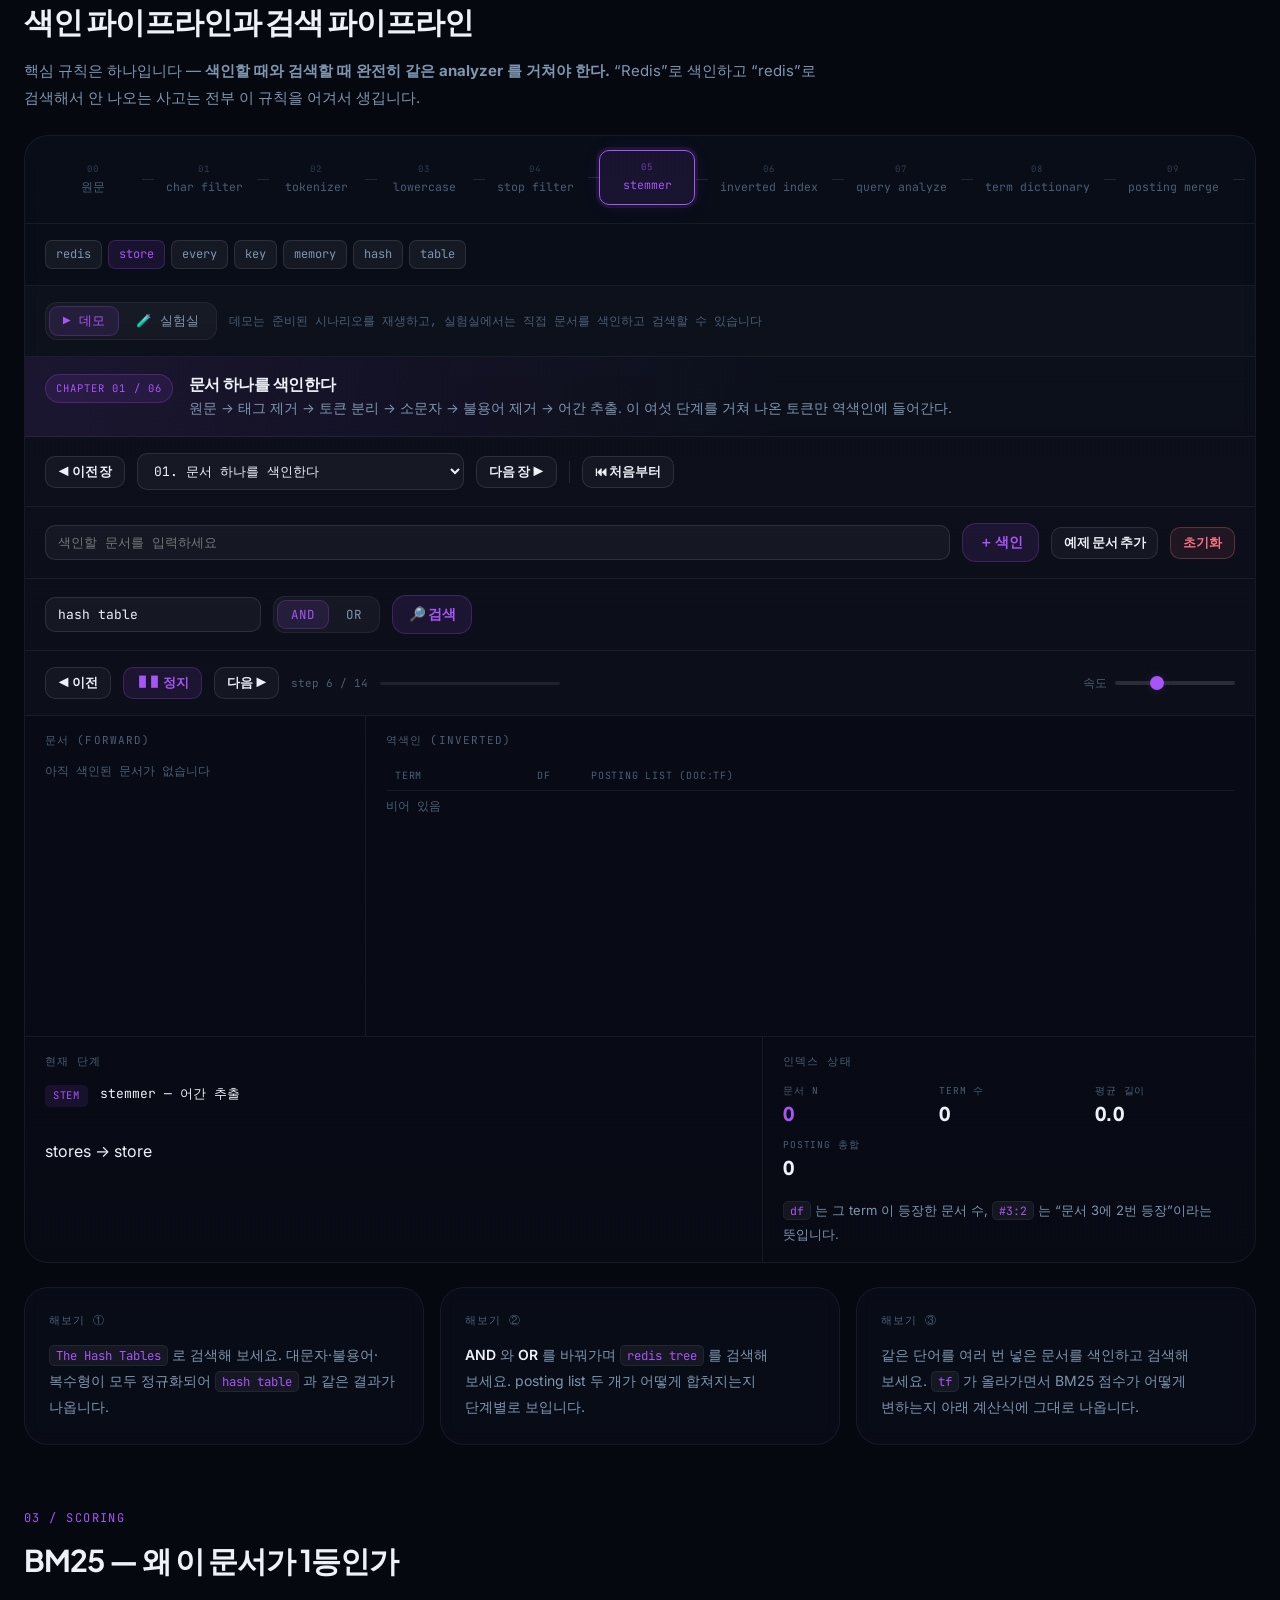
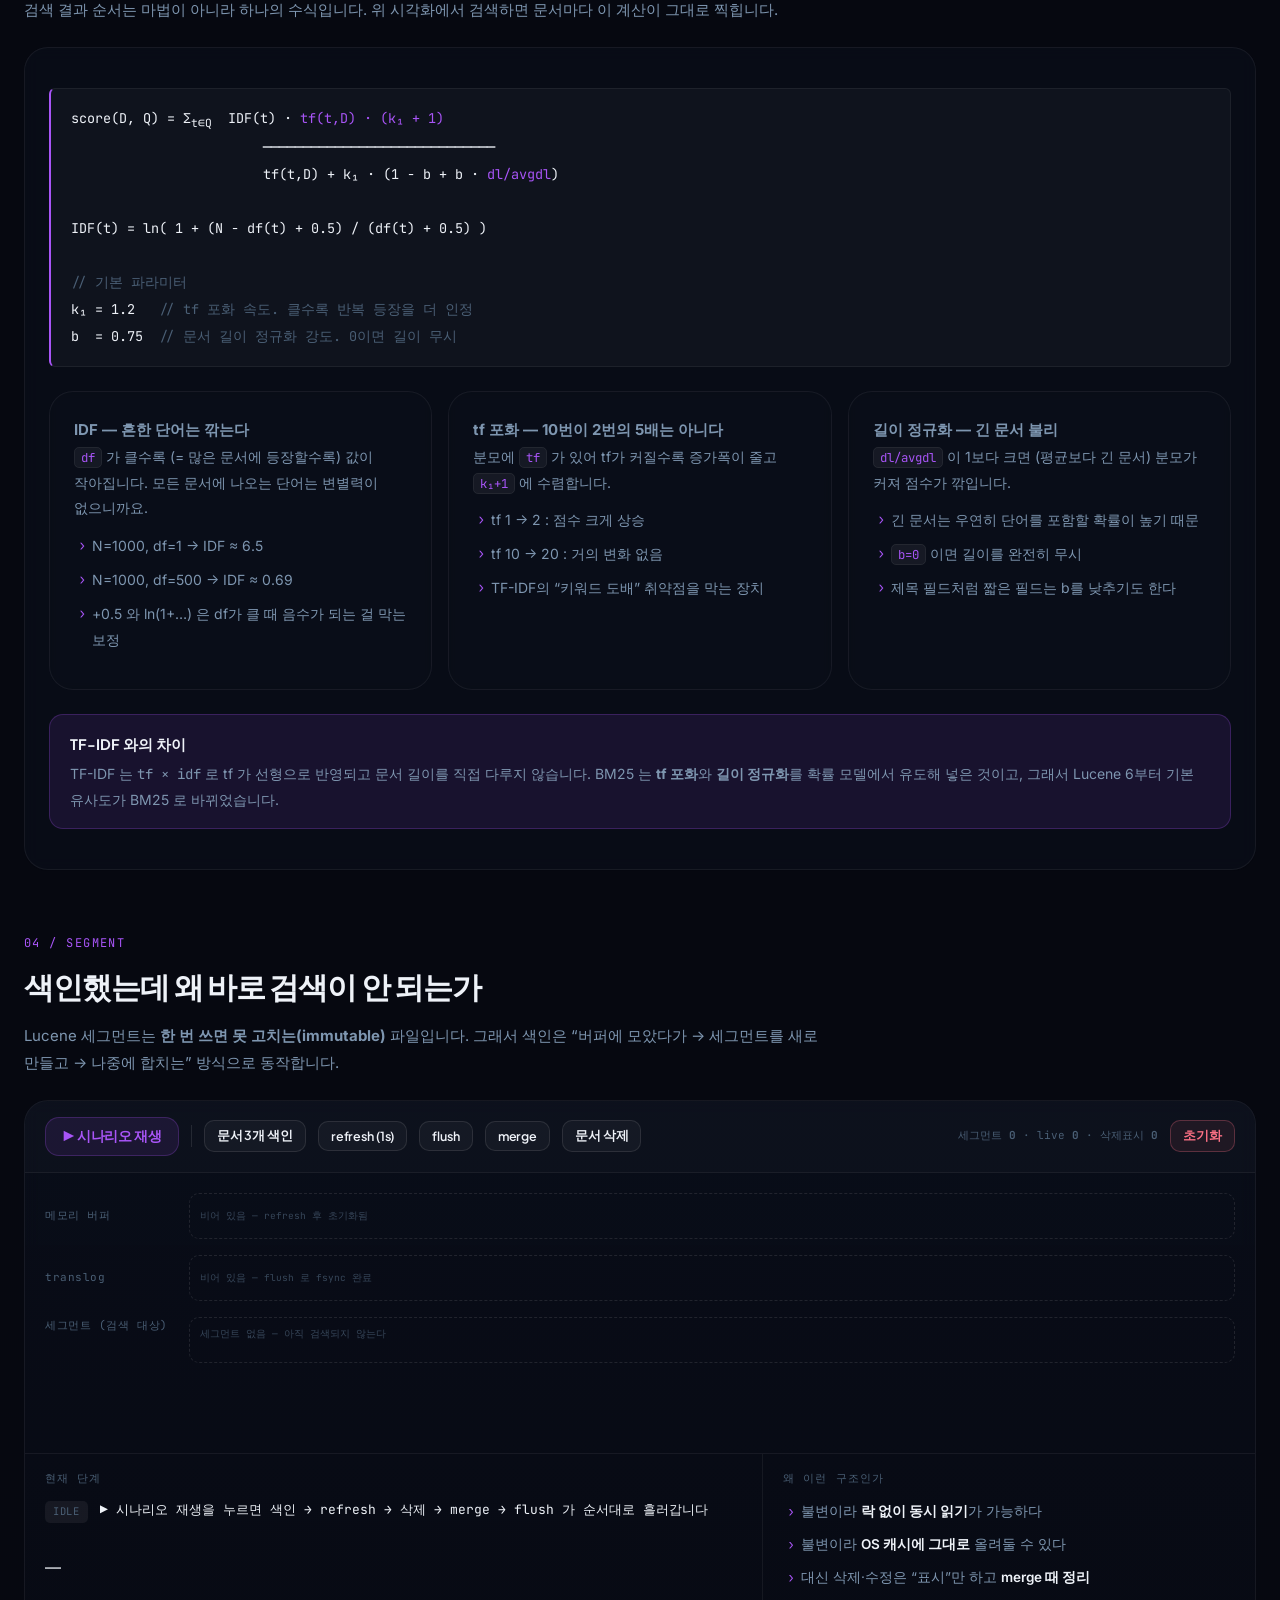
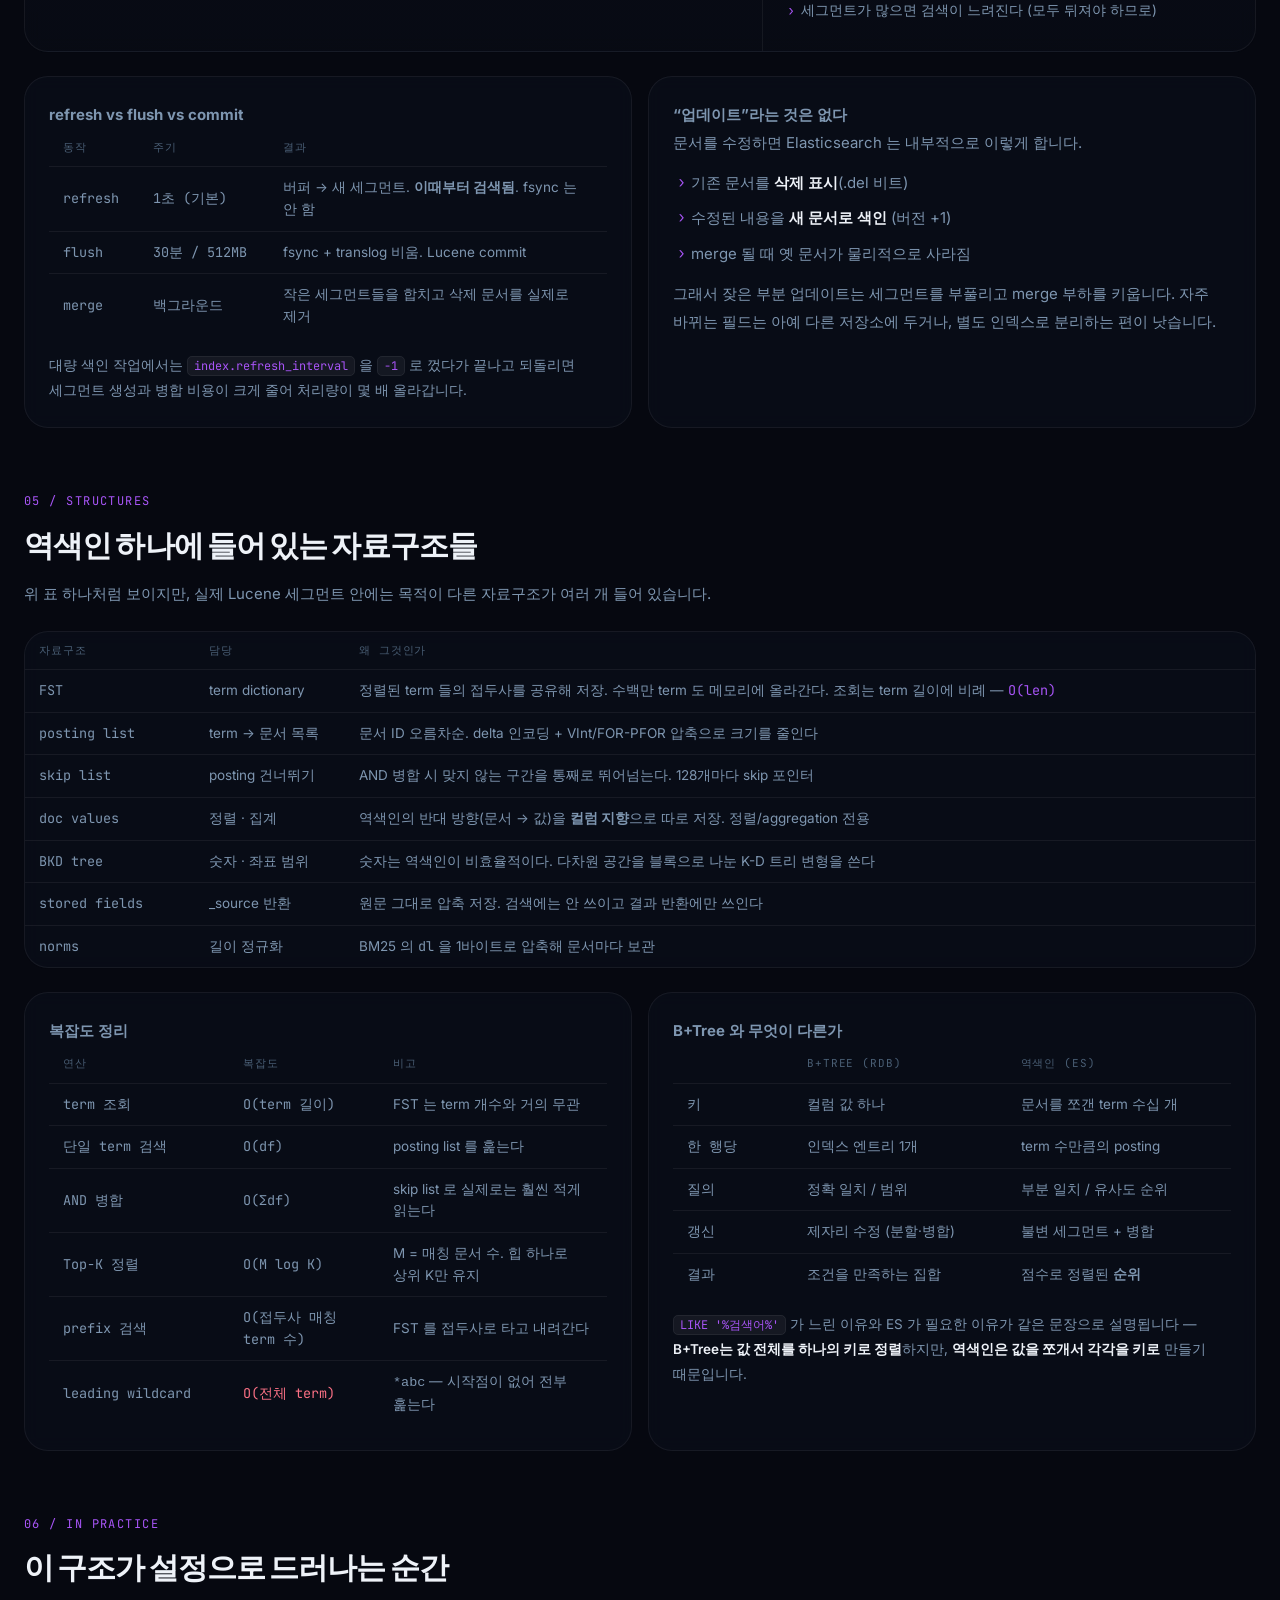
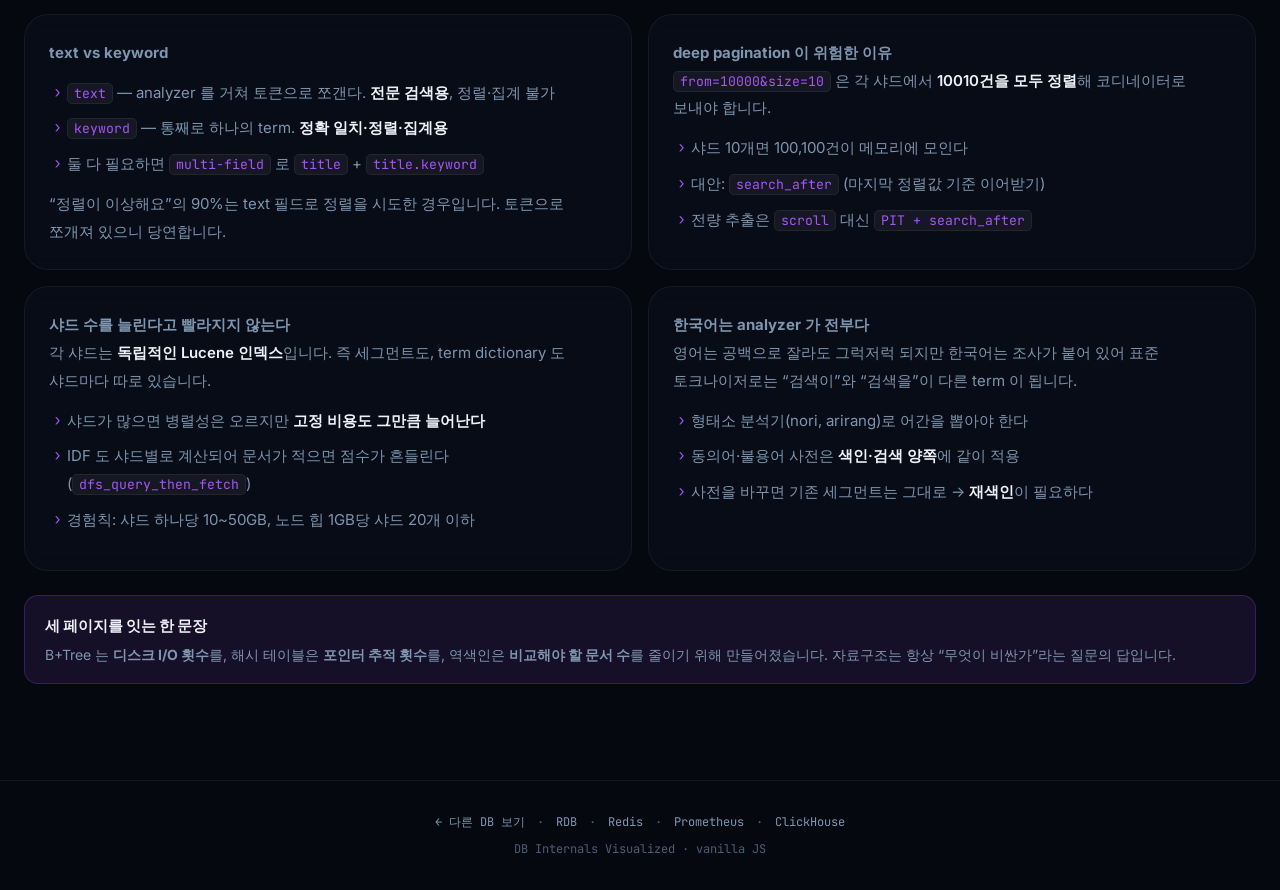
<file: elasticsearch/index.html>
<!DOCTYPE html>
<html lang="ko">
<head>
  <meta charset="UTF-8" />
  <meta name="viewport" content="width=device-width, initial-scale=1.0" />
  <title>Elasticsearch — 역색인 · Analyzer · BM25 시각화</title>
  <meta name="description" content="문서가 토큰으로 분해되어 posting list에 쌓이고, 검색어가 같은 파이프라인을 거쳐 교집합과 BM25 점수로 이어지는 과정을 애니메이션으로 확인합니다." />

  <link rel="icon" href="data:image/svg+xml,<svg xmlns='http://www.w3.org/2000/svg' viewBox='0 0 100 100'><text y='.9em' font-size='90'>🔍</text></svg>" />
  <link rel="preconnect" href="https://fonts.googleapis.com" />
  <link rel="preconnect" href="https://fonts.gstatic.com" crossorigin />
  <link href="https://fonts.googleapis.com/css2?family=Plus+Jakarta+Sans:wght@600;700;800&family=Inter:wght@400;500;600&family=JetBrains+Mono:wght@400;500&display=swap" rel="stylesheet" />
  <link rel="stylesheet" href="../assets/css/base.css" />
  <link rel="stylesheet" href="../assets/css/tree.css" />
  <link rel="stylesheet" href="../assets/css/es.css" />
  <style>:root { --accent: var(--es); --accent-2: var(--es-b); --accent-dim: var(--es-dim); --accent-border: var(--es-border); --accent-glow: var(--es-glow); }</style>
</head>
<body>

<canvas class="star-field" id="starField" data-colors="#a855f7,#3b82f6" aria-hidden="true"></canvas>

<nav class="topbar">
  <a class="topbar__home" href="../">
    <svg width="13" height="13" viewBox="0 0 24 24" fill="none" stroke="currentColor" stroke-width="2.5" aria-hidden="true">
      <line x1="19" y1="12" x2="5" y2="12"></line><polyline points="12 19 5 12 12 5"></polyline>
    </svg>
    Home
  </a>
  <div class="topbar__title">Elasticsearch <span class="sub">inverted index · BM25</span></div>
  <div class="topbar__spacer"></div>
  <div class="topbar__links">
    <a class="topbar__link topbar__link--active" href="#terms">용어</a>
    <a class="topbar__link" href="#viz">색인과 검색</a>
    <a class="topbar__link" href="#bm25">BM25</a>
    <a class="topbar__link" href="#segment">세그먼트</a>
    <a class="topbar__link" href="#structures">내부 자료구조</a>
    <a class="topbar__link" href="#practice">실무 연결</a>
  </div>
</nav>

<main class="page">

  <header class="page-hero">
    <div class="eyebrow"><span class="eyebrow__dot"></span><span>Search Engine · Inverted Index</span></div>
    <h1 class="page-title">문서를 부수어<br /><span class="grad">단어에서 문서로 뒤집기</span></h1>
    <p class="page-sub">
      RDB의 인덱스가 “값 → 행”이라면, 검색 엔진의 역색인은 <strong>“단어 → 그 단어가 든 문서 목록”</strong>입니다.
      문서가 어떻게 토큰으로 쪼개지고, 그 토큰이 어떤 posting list 에 쌓이며,
      검색어가 어떻게 같은 파이프라인을 거쳐 문서를 만나는지 한 단계씩 확인하세요.
    </p>
  </header>

  <!-- ═══════════ 0. 용어 ═══════════ -->
  <section class="section" id="terms" style="margin-top:var(--sp-10)">
    <div class="section__head">
      <div class="section__num">01 / 용어부터</div>
      <h2 class="section__title">먼저 이 그림의 이름들</h2>
      <p class="section__desc">
        아래에서 계속 <strong>토큰 · term · posting list · tf · df</strong> 라는 말을 씁니다.
        어려워 보이지만 결국 “문서를 단어로 쪼개서, 단어마다 문서 번호를 적어둔 표”가 전부입니다.
      </p>
    </div>

    <div class="panel">
      <div class="anatomy-wrap">
      <svg class="anatomy" viewBox="0 0 1000 380" role="img" aria-label="역색인 구성 요소 해부도">
        <!-- 문서 -->
        <text class="anat-tag" x="24" y="52">문서 (document)</text>
        <rect class="anat-box" x="24" y="62" width="270" height="44" rx="8" />
        <text class="anat-key" x="159" y="86" style="font-size:12px">#0  "Hash Table Lookup"</text>

        <path class="anat-edge" d="M 159 106 L 159 138" />
        <polygon class="anat-dot" points="159,146 154,136 164,136" />

        <!-- 토큰 -->
        <text class="anat-tag" x="24" y="166">토큰 (token) — analyzer 가 쪼갠 조각</text>
        <rect class="anat-box" x="24" y="176" width="78" height="36" rx="7" />
        <text class="anat-key" x="63" y="195" style="font-size:12px">hash</text>
        <rect class="anat-box" x="110" y="176" width="78" height="36" rx="7" />
        <text class="anat-key" x="149" y="195" style="font-size:12px">table</text>
        <rect class="anat-box" x="196" y="176" width="90" height="36" rx="7" />
        <text class="anat-key" x="241" y="195" style="font-size:12px">lookup</text>

        <text class="anat-sub" x="24" y="248">정규화를 마친 토큰이</text>
        <text class="anat-sub" x="24" y="266">색인의 term 이 된다</text>

        <path class="anat-edge" d="M 288 194 C 330 194, 330 128, 370 128" />
        <polygon class="anat-dot" points="378,128 368,123 368,133" />

        <!-- 역색인 표 -->
        <text class="anat-tag" x="386" y="52">역색인 (inverted index)</text>
        <line class="anat-div" x1="386" y1="64" x2="976" y2="64" />
        <text class="anat-tag" x="398" y="84">term</text>
        <text class="anat-tag" x="566" y="84">df</text>
        <text class="anat-tag" x="646" y="84">posting list</text>
        <line class="anat-div" x1="386" y1="94" x2="976" y2="94" />

        <rect class="anat-box anat-box--hi" x="386" y="106" width="590" height="44" rx="8" />
        <text class="anat-key" x="398" y="130" style="font-size:12px; text-anchor:start">hash</text>
        <text class="anat-key" x="566" y="130" style="font-size:12px; text-anchor:start; fill:var(--text-secondary)">2</text>
        <text class="anat-key" x="646" y="130" style="font-size:12px; text-anchor:start; fill:var(--accent)">#0:1  ·  #3:2</text>

        <rect class="anat-box" x="386" y="160" width="590" height="44" rx="8" />
        <text class="anat-key" x="398" y="184" style="font-size:12px; text-anchor:start">table</text>
        <text class="anat-key" x="566" y="184" style="font-size:12px; text-anchor:start; fill:var(--text-secondary)">2</text>
        <text class="anat-key" x="646" y="184" style="font-size:12px; text-anchor:start; fill:var(--text-secondary)">#0:1  ·  #3:1</text>

        <rect class="anat-box" x="386" y="214" width="590" height="44" rx="8" />
        <text class="anat-key" x="398" y="238" style="font-size:12px; text-anchor:start">lookup</text>
        <text class="anat-key" x="566" y="238" style="font-size:12px; text-anchor:start; fill:var(--text-secondary)">1</text>
        <text class="anat-key" x="646" y="238" style="font-size:12px; text-anchor:start; fill:var(--text-secondary)">#0:1</text>

        <!-- 라벨 -->
        <path class="anat-lead" d="M 570 258 L 570 292" />
        <circle class="anat-dot" cx="570" cy="258" r="3" />
        <text class="anat-sub" x="386" y="312">df = 이 단어가 나온 문서 수</text>

        <path class="anat-lead" d="M 706 258 L 760 296" />
        <circle class="anat-dot" cx="706" cy="258" r="3" />
        <text class="anat-label" x="976" y="314" text-anchor="end">#3:2 = 3번 문서에 2번 등장 (tf)</text>
        <text class="anat-sub" x="976" y="334" text-anchor="end">문서 번호는 항상 오름차순으로 정렬돼 있다</text>
      </svg>
      </div>

      <div class="terms">
        <div class="term">
          <div class="term__k"><b>문서</b> document</div>
          <div class="term__d">색인의 단위. RDB의 <em>행(row) 하나</em>에 해당합니다. 저마다 번호(doc id)를 받습니다.</div>
        </div>
        <div class="term">
          <div class="term__k"><b>analyzer</b> 분석기</div>
          <div class="term__d">문서를 <em>검색 가능한 조각으로 바꾸는 파이프라인</em>. 태그 제거 → 자르기 → 소문자 → 불용어 제거 → 어간 추출 순서로 흐릅니다.</div>
        </div>
        <div class="term">
          <div class="term__k"><b>토큰 · term</b></div>
          <div class="term__d">analyzer가 쪼갠 <em>단어 조각</em>이 토큰, 그 중 최종적으로 색인에 저장된 형태가 term입니다. <em>검색은 term 단위로만</em> 일어납니다.</div>
        </div>
        <div class="term">
          <div class="term__k"><b>역색인</b> inverted index</div>
          <div class="term__d">“문서 → 단어”를 뒤집어 <em>“단어 → 그 단어가 든 문서 목록”</em>으로 만든 표. 이 방향이라 부분 검색이 빠릅니다.</div>
        </div>
        <div class="term">
          <div class="term__k"><b>posting list</b></div>
          <div class="term__d">한 term이 등장한 <em>문서 번호들의 목록</em>. 항상 오름차순이라 두 목록을 한 번에 훑어 교집합을 구할 수 있습니다.</div>
        </div>
        <div class="term">
          <div class="term__k"><b>tf</b> term frequency</div>
          <div class="term__d"><em>한 문서 안에서</em> 그 단어가 몇 번 나왔는지. 많이 나올수록 그 문서와 관련 있다고 봅니다.</div>
        </div>
        <div class="term">
          <div class="term__k"><b>df</b> document frequency</div>
          <div class="term__d"><em>전체 문서 중</em> 그 단어가 나온 문서 수. 클수록 흔한 단어라 점수에서 깎입니다.</div>
        </div>
        <div class="term">
          <div class="term__k"><b>세그먼트</b> segment</div>
          <div class="term__d">역색인이 저장된 <em>한 번 쓰면 못 고치는 파일</em>. 새 문서는 새 세그먼트로 쌓이고 나중에 합쳐집니다.</div>
        </div>
      </div>

      <div class="callout callout--accent">
        <span class="callout__t">기억할 규칙 두 개</span>
        ① 색인할 때와 검색할 때 <strong>완전히 같은 analyzer</strong>를 거쳐야 만난다.
        ② 검색은 term으로 posting list를 꺼내 <strong>합치고(AND/OR) 점수를 매겨 정렬</strong>하는 것이 전부다.
      </div>
    </div>
  </section>

  <!-- ═══════════ 1. 색인 & 검색 ═══════════ -->
  <section class="section" id="viz">
    <div class="section__head">
      <div class="section__num">02 / INDEX &amp; SEARCH</div>
      <h2 class="section__title">색인 파이프라인과 검색 파이프라인</h2>
      <p class="section__desc">
        핵심 규칙은 하나입니다 — <strong>색인할 때와 검색할 때 완전히 같은 analyzer 를 거쳐야 한다.</strong>
        “Redis”로 색인하고 “redis”로 검색해서 안 나오는 사고는 전부 이 규칙을 어겨서 생깁니다.
      </p>
    </div>

    <div class="viz">
      <div class="pipe" id="esPipe"></div>
      <div class="tokens" id="esTokens"></div>

      <div class="viz__bar">
        <div class="segmented" id="esUiToggle" role="group" aria-label="보기 모드">
          <button type="button" data-ui="demo" aria-pressed="true">▶ 데모</button>
          <button type="button" data-ui="lab" aria-pressed="false">🧪 실험실</button>
        </div>
        <span class="mono muted" style="font-size:11.5px">데모는 준비된 시나리오를 재생하고, 실험실에서는 직접 문서를 색인하고 검색할 수 있습니다</span>
      </div>

      <div class="chapter-bar es-demo">
        <div class="chapter-bar__no" id="esChapNo">CHAPTER 01 / 06</div>
        <div class="chapter-bar__body">
          <div class="chapter-bar__t" id="esChapTitle">—</div>
          <div class="chapter-bar__d" id="esChapNote">—</div>
        </div>
      </div>

      <div class="viz__bar es-demo">
        <button class="btn btn--sm" id="esChapPrev" type="button">◀ 이전 장</button>
        <select class="select" id="esChapSel" aria-label="시나리오 장 선택" style="min-width:250px"></select>
        <button class="btn btn--sm" id="esChapNext" type="button">다음 장 ▶</button>
        <div class="viz__sep" aria-hidden="true"></div>
        <button class="btn btn--sm" id="esRestart" type="button">⏮ 처음부터</button>
      </div>

      <div class="viz__bar es-lab" hidden>
        <input class="input" id="esInput" type="text" placeholder="색인할 문서를 입력하세요" style="flex:1;min-width:220px" aria-label="문서 입력" />
        <button class="btn btn--primary" id="esAdd" type="button">＋ 색인</button>
        <button class="btn btn--sm" id="esSeed" type="button">예제 문서 추가</button>
        <button class="btn btn--sm btn--danger" id="esReset" type="button">초기화</button>
      </div>

      <div class="viz__bar es-lab" hidden>
        <input class="input" id="esQuery" type="text" value="hash table" placeholder="검색어" style="min-width:200px" aria-label="검색어" />
        <div class="segmented" id="esMode" role="group" aria-label="불리언 모드">
          <button type="button" data-mode="AND" aria-pressed="true">AND</button>
          <button type="button" data-mode="OR" aria-pressed="false">OR</button>
        </div>
        <button class="btn btn--primary" id="esSearch" type="button">🔎 검색</button>
      </div>

      <div class="viz__bar">
        <button class="btn btn--sm" id="esPrev" type="button">◀ 이전</button>
        <button class="btn btn--sm btn--primary" id="esPlay" type="button">▶ 재생</button>
        <button class="btn btn--sm" id="esNext" type="button">다음 ▶</button>
        <span class="mono muted" id="esStep" style="font-size:11px">step 0 / 0</span>
        <span class="narr__bar" style="max-width:180px"><span class="narr__bar-fill" id="esBar"></span></span>
        <div class="topbar__spacer"></div>
        <label class="field">속도
          <input type="range" id="esSpeed" min="0.4" max="4" step="0.2" value="1.6" aria-label="속도" />
        </label>
      </div>

      <div class="es-grid">
        <div class="es-col">
          <div class="panel__label">문서 (forward)</div>
          <div id="esDocs"></div>
        </div>
        <div class="es-col">
          <div class="panel__label">역색인 (inverted)</div>
          <div id="esIndex"></div>
        </div>
      </div>

      <div class="viz__foot">
        <div class="viz__narration">
          <div class="panel__label">현재 단계</div>
          <div class="narr"><span class="narr__kind" id="esKind">idle</span><span id="esMsg">문서를 색인하거나 검색해 보세요</span></div>
          <div class="hashbox mt3" id="esDetail" style="white-space:pre-wrap">—</div>
        </div>
        <div class="viz__counters">
          <div class="panel__label">인덱스 상태</div>
          <div class="mini-stats">
            <div><div class="mini-stat__k">문서 N</div><div class="mini-stat__v acc" id="esN">0</div></div>
            <div><div class="mini-stat__k">term 수</div><div class="mini-stat__v" id="esTerms">0</div></div>
            <div><div class="mini-stat__k">평균 길이</div><div class="mini-stat__v" id="esAvgdl">0</div></div>
            <div><div class="mini-stat__k">posting 총합</div><div class="mini-stat__v" id="esPostings">0</div></div>
          </div>
          <div class="prose mt4" style="font-size:13px">
            <code>df</code> 는 그 term 이 등장한 문서 수, <code>#3:2</code> 는 “문서 3에 2번 등장”이라는 뜻입니다.
          </div>
        </div>
      </div>
    </div>

    <div class="grid grid--3 mt6">
      <div class="panel">
        <div class="panel__label">해보기 ①</div>
        <p class="prose" style="font-size:14px">
          <code>The Hash Tables</code> 로 검색해 보세요. 대문자·불용어·복수형이 모두 정규화되어
          <code>hash table</code> 과 같은 결과가 나옵니다.
        </p>
      </div>
      <div class="panel">
        <div class="panel__label">해보기 ②</div>
        <p class="prose" style="font-size:14px">
          <strong>AND</strong> 와 <strong>OR</strong> 를 바꿔가며 <code>redis tree</code> 를 검색해 보세요.
          posting list 두 개가 어떻게 합쳐지는지 단계별로 보입니다.
        </p>
      </div>
      <div class="panel">
        <div class="panel__label">해보기 ③</div>
        <p class="prose" style="font-size:14px">
          같은 단어를 여러 번 넣은 문서를 색인하고 검색해 보세요.
          <code>tf</code> 가 올라가면서 BM25 점수가 어떻게 변하는지 아래 계산식에 그대로 나옵니다.
        </p>
      </div>
    </div>
  </section>

  <!-- ═══════════ 2. BM25 ═══════════ -->
  <section class="section" id="bm25">
    <div class="section__head">
      <div class="section__num">03 / SCORING</div>
      <h2 class="section__title">BM25 — 왜 이 문서가 1등인가</h2>
      <p class="section__desc">
        검색 결과 순서는 마법이 아니라 하나의 수식입니다. 위 시각화에서 검색하면 문서마다 이 계산이 그대로 찍힙니다.
      </p>
    </div>

    <div class="panel">
      <div class="math">score(D, Q) = Σ<sub>t∈Q</sub>  IDF(t) · <span class="hi">tf(t,D) · (k₁ + 1)</span>
                        ─────────────────────────────
                        tf(t,D) + k₁ · (1 − b + b · <span class="hi">dl/avgdl</span>)

IDF(t) = ln( 1 + (N − df(t) + 0.5) / (df(t) + 0.5) )

<span class="cm">// 기본 파라미터</span>
k₁ = 1.2   <span class="cm">// tf 포화 속도. 클수록 반복 등장을 더 인정</span>
b  = 0.75  <span class="cm">// 문서 길이 정규화 강도. 0이면 길이 무시</span></div>

      <div class="grid grid--3 mt6">
        <div class="panel">
          <h4 class="prose" style="margin-top:0">IDF — 흔한 단어는 깎는다</h4>
          <div class="prose" style="font-size:14px">
            <p><code>df</code> 가 클수록 (= 많은 문서에 등장할수록) 값이 작아집니다.
            모든 문서에 나오는 단어는 변별력이 없으니까요.</p>
            <ul>
              <li>N=1000, df=1 → IDF ≈ 6.5</li>
              <li>N=1000, df=500 → IDF ≈ 0.69</li>
              <li>+0.5 와 ln(1+…) 은 df가 클 때 음수가 되는 걸 막는 보정</li>
            </ul>
          </div>
        </div>
        <div class="panel">
          <h4 class="prose" style="margin-top:0">tf 포화 — 10번이 2번의 5배는 아니다</h4>
          <div class="prose" style="font-size:14px">
            <p>분모에 <code>tf</code> 가 있어 tf가 커질수록 증가폭이 줄고 <code>k₁+1</code> 에 수렴합니다.</p>
            <ul>
              <li>tf 1 → 2 : 점수 크게 상승</li>
              <li>tf 10 → 20 : 거의 변화 없음</li>
              <li>TF-IDF의 “키워드 도배” 취약점을 막는 장치</li>
            </ul>
          </div>
        </div>
        <div class="panel">
          <h4 class="prose" style="margin-top:0">길이 정규화 — 긴 문서 불리</h4>
          <div class="prose" style="font-size:14px">
            <p><code>dl/avgdl</code> 이 1보다 크면 (평균보다 긴 문서) 분모가 커져 점수가 깎입니다.</p>
            <ul>
              <li>긴 문서는 우연히 단어를 포함할 확률이 높기 때문</li>
              <li><code>b=0</code> 이면 길이를 완전히 무시</li>
              <li>제목 필드처럼 짧은 필드는 b를 낮추기도 한다</li>
            </ul>
          </div>
        </div>
      </div>

      <div class="callout callout--accent mt6">
        <span class="callout__t">TF-IDF 와의 차이</span>
        TF-IDF 는 <span class="mono">tf × idf</span> 로 tf 가 선형으로 반영되고 문서 길이를 직접 다루지 않습니다.
        BM25 는 <strong>tf 포화</strong>와 <strong>길이 정규화</strong>를 확률 모델에서 유도해 넣은 것이고,
        그래서 Lucene 6부터 기본 유사도가 BM25 로 바뀌었습니다.
      </div>
    </div>
  </section>

  <!-- ═══════════ 3. 세그먼트 ═══════════ -->
  <section class="section" id="segment">
    <div class="section__head">
      <div class="section__num">04 / SEGMENT</div>
      <h2 class="section__title">색인했는데 왜 바로 검색이 안 되는가</h2>
      <p class="section__desc">
        Lucene 세그먼트는 <strong>한 번 쓰면 못 고치는(immutable)</strong> 파일입니다.
        그래서 색인은 “버퍼에 모았다가 → 세그먼트를 새로 만들고 → 나중에 합치는” 방식으로 동작합니다.
      </p>
    </div>

    <div class="viz">
      <div class="viz__bar">
        <button class="btn btn--primary" id="segDemo" type="button">▶ 시나리오 재생</button>
        <div class="viz__sep" aria-hidden="true"></div>
        <button class="btn btn--sm" id="segIndex" type="button">문서 3개 색인</button>
        <button class="btn btn--sm" id="segRefresh" type="button">refresh (1s)</button>
        <button class="btn btn--sm" id="segFlush" type="button">flush</button>
        <button class="btn btn--sm" id="segMerge" type="button">merge</button>
        <button class="btn btn--sm" id="segDelete" type="button">문서 삭제</button>
        <div class="topbar__spacer"></div>
        <span class="mono muted" style="font-size:11px">세그먼트 <b id="segCount">0</b> · live <b id="segLive">0</b> · 삭제표시 <b id="segDel">0</b></span>
        <button class="btn btn--sm btn--danger" id="segReset" type="button">초기화</button>
      </div>

      <div class="seg-stage">
        <div class="seg-lane">
          <span class="seg-lane__label">메모리 버퍼</span>
          <div class="seg-box" id="segBuffer"></div>
        </div>
        <div class="seg-lane">
          <span class="seg-lane__label">translog</span>
          <div class="seg-box" id="segTranslog"></div>
        </div>
        <div class="seg-lane" style="align-items:flex-start">
          <span class="seg-lane__label">세그먼트 (검색 대상)</span>
          <div class="seg-box" id="segList" style="flex-wrap:wrap;gap:10px;align-items:flex-start"></div>
        </div>
      </div>

      <div class="viz__foot">
        <div class="viz__narration">
          <div class="panel__label">현재 단계</div>
          <div class="narr"><span class="narr__kind" id="segKind">idle</span><span id="segMsg">색인 요청부터 시작해 보세요</span></div>
          <div class="hashbox mt3" id="segDetail" style="min-height:80px">—</div>
        </div>
        <div class="viz__counters">
          <div class="panel__label">왜 이런 구조인가</div>
          <div class="prose" style="font-size:13.5px">
            <ul>
              <li>불변이라 <strong>락 없이 동시 읽기</strong>가 가능하다</li>
              <li>불변이라 <strong>OS 캐시에 그대로</strong> 올려둘 수 있다</li>
              <li>대신 삭제·수정은 “표시”만 하고 <strong>merge 때 정리</strong></li>
              <li>세그먼트가 많으면 검색이 느려진다 (모두 뒤져야 하므로)</li>
            </ul>
          </div>
        </div>
      </div>
    </div>

    <div class="grid grid--2 mt6">
      <div class="panel">
        <h4 class="prose" style="margin-top:0">refresh vs flush vs commit</h4>
        <div class="tbl-wrap">
          <table class="tbl">
            <thead><tr><th style="width:90px">동작</th><th style="width:130px">주기</th><th>결과</th></tr></thead>
            <tbody>
              <tr><td class="mono">refresh</td><td class="mono">1초 (기본)</td><td>버퍼 → 새 세그먼트. <strong>이때부터 검색됨</strong>. fsync 는 안 함</td></tr>
              <tr><td class="mono">flush</td><td class="mono">30분 / 512MB</td><td>fsync + translog 비움. Lucene commit</td></tr>
              <tr><td class="mono">merge</td><td class="mono">백그라운드</td><td>작은 세그먼트들을 합치고 삭제 문서를 실제로 제거</td></tr>
            </tbody>
          </table>
        </div>
        <p class="prose mt4" style="font-size:13.5px">
          대량 색인 작업에서는 <code>index.refresh_interval</code> 을 <code>-1</code> 로 껐다가 끝나고 되돌리면
          세그먼트 생성과 병합 비용이 크게 줄어 처리량이 몇 배 올라갑니다.
        </p>
      </div>
      <div class="panel">
        <h4 class="prose" style="margin-top:0">“업데이트”라는 것은 없다</h4>
        <div class="prose">
          <p>문서를 수정하면 Elasticsearch 는 내부적으로 이렇게 합니다.</p>
          <ul>
            <li>기존 문서를 <strong>삭제 표시</strong>(.del 비트)</li>
            <li>수정된 내용을 <strong>새 문서로 색인</strong> (버전 +1)</li>
            <li>merge 될 때 옛 문서가 물리적으로 사라짐</li>
          </ul>
          <p>그래서 잦은 부분 업데이트는 세그먼트를 부풀리고 merge 부하를 키웁니다.
          자주 바뀌는 필드는 아예 다른 저장소에 두거나, 별도 인덱스로 분리하는 편이 낫습니다.</p>
        </div>
      </div>
    </div>
  </section>

  <!-- ═══════════ 4. 내부 자료구조 ═══════════ -->
  <section class="section" id="structures">
    <div class="section__head">
      <div class="section__num">05 / STRUCTURES</div>
      <h2 class="section__title">역색인 하나에 들어 있는 자료구조들</h2>
      <p class="section__desc">위 표 하나처럼 보이지만, 실제 Lucene 세그먼트 안에는 목적이 다른 자료구조가 여러 개 들어 있습니다.</p>
    </div>

    <div class="panel panel--flush">
      <div class="tbl-wrap">
        <table class="tbl">
          <thead><tr><th style="width:170px">자료구조</th><th style="width:150px">담당</th><th>왜 그것인가</th></tr></thead>
          <tbody>
            <tr><td class="mono">FST</td><td>term dictionary</td><td>정렬된 term 들의 접두사를 공유해 저장. 수백만 term 도 메모리에 올라간다. 조회는 term 길이에 비례 — <span class="mono acc">O(len)</span></td></tr>
            <tr><td class="mono">posting list</td><td>term → 문서 목록</td><td>문서 ID 오름차순. delta 인코딩 + VInt/FOR-PFOR 압축으로 크기를 줄인다</td></tr>
            <tr><td class="mono">skip list</td><td>posting 건너뛰기</td><td>AND 병합 시 맞지 않는 구간을 통째로 뛰어넘는다. 128개마다 skip 포인터</td></tr>
            <tr><td class="mono">doc values</td><td>정렬 · 집계</td><td>역색인의 반대 방향(문서 → 값)을 <strong>컬럼 지향</strong>으로 따로 저장. 정렬/aggregation 전용</td></tr>
            <tr><td class="mono">BKD tree</td><td>숫자 · 좌표 범위</td><td>숫자는 역색인이 비효율적이다. 다차원 공간을 블록으로 나눈 K-D 트리 변형을 쓴다</td></tr>
            <tr><td class="mono">stored fields</td><td>_source 반환</td><td>원문 그대로 압축 저장. 검색에는 안 쓰이고 결과 반환에만 쓰인다</td></tr>
            <tr><td class="mono">norms</td><td>길이 정규화</td><td>BM25 의 <span class="mono">dl</span> 을 1바이트로 압축해 문서마다 보관</td></tr>
          </tbody>
        </table>
      </div>
    </div>

    <div class="grid grid--2 mt6">
      <div class="panel">
        <h4 class="prose" style="margin-top:0">복잡도 정리</h4>
        <div class="tbl-wrap">
          <table class="tbl">
            <thead><tr><th style="width:180px">연산</th><th style="width:150px">복잡도</th><th>비고</th></tr></thead>
            <tbody>
              <tr><td class="mono">term 조회</td><td class="mono acc">O(term 길이)</td><td>FST 는 term 개수와 거의 무관</td></tr>
              <tr><td class="mono">단일 term 검색</td><td class="mono acc">O(df)</td><td>posting list 를 훑는다</td></tr>
              <tr><td class="mono">AND 병합</td><td class="mono acc">O(Σdf)</td><td>skip list 로 실제로는 훨씬 적게 읽는다</td></tr>
              <tr><td class="mono">Top-K 정렬</td><td class="mono acc">O(M log K)</td><td>M = 매칭 문서 수. 힙 하나로 상위 K만 유지</td></tr>
              <tr><td class="mono">prefix 검색</td><td class="mono acc">O(접두사 매칭 term 수)</td><td>FST 를 접두사로 타고 내려간다</td></tr>
              <tr><td class="mono">leading wildcard</td><td class="mono" style="color:var(--hot)">O(전체 term)</td><td><code>*abc</code> — 시작점이 없어 전부 훑는다</td></tr>
            </tbody>
          </table>
        </div>
      </div>

      <div class="panel">
        <h4 class="prose" style="margin-top:0">B+Tree 와 무엇이 다른가</h4>
        <div class="tbl-wrap">
          <table class="tbl">
            <thead><tr><th style="width:120px"></th><th>B+Tree (RDB)</th><th>역색인 (ES)</th></tr></thead>
            <tbody>
              <tr><td class="mono">키</td><td>컬럼 값 하나</td><td>문서를 쪼갠 term 수십 개</td></tr>
              <tr><td class="mono">한 행당</td><td>인덱스 엔트리 1개</td><td>term 수만큼의 posting</td></tr>
              <tr><td class="mono">질의</td><td>정확 일치 / 범위</td><td>부분 일치 / 유사도 순위</td></tr>
              <tr><td class="mono">갱신</td><td>제자리 수정 (분할·병합)</td><td>불변 세그먼트 + 병합</td></tr>
              <tr><td class="mono">결과</td><td>조건을 만족하는 집합</td><td>점수로 정렬된 <strong>순위</strong></td></tr>
            </tbody>
          </table>
        </div>
        <p class="prose mt4" style="font-size:13.5px">
          <code>LIKE '%검색어%'</code> 가 느린 이유와 ES 가 필요한 이유가 같은 문장으로 설명됩니다 —
          <strong>B+Tree는 값 전체를 하나의 키로 정렬</strong>하지만, <strong>역색인은 값을 쪼개서 각각을 키로</strong> 만들기 때문입니다.
        </p>
      </div>
    </div>
  </section>

  <!-- ═══════════ 5. 실무 ═══════════ -->
  <section class="section" id="practice">
    <div class="section__head">
      <div class="section__num">06 / IN PRACTICE</div>
      <h2 class="section__title">이 구조가 설정으로 드러나는 순간</h2>
    </div>

    <div class="grid grid--2">
      <div class="panel">
        <h4 class="prose" style="margin-top:0">text vs keyword</h4>
        <div class="prose">
          <ul>
            <li><code>text</code> — analyzer 를 거쳐 토큰으로 쪼갠다. <strong>전문 검색용</strong>, 정렬·집계 불가</li>
            <li><code>keyword</code> — 통째로 하나의 term. <strong>정확 일치·정렬·집계용</strong></li>
            <li>둘 다 필요하면 <code>multi-field</code> 로 <code>title</code> + <code>title.keyword</code></li>
          </ul>
          <p>“정렬이 이상해요”의 90%는 text 필드로 정렬을 시도한 경우입니다. 토큰으로 쪼개져 있으니 당연합니다.</p>
        </div>
      </div>

      <div class="panel">
        <h4 class="prose" style="margin-top:0">deep pagination 이 위험한 이유</h4>
        <div class="prose">
          <p><code>from=10000&amp;size=10</code> 은 각 샤드에서 <strong>10010건을 모두 정렬</strong>해 코디네이터로 보내야 합니다.</p>
          <ul>
            <li>샤드 10개면 100,100건이 메모리에 모인다</li>
            <li>대안: <code>search_after</code> (마지막 정렬값 기준 이어받기)</li>
            <li>전량 추출은 <code>scroll</code> 대신 <code>PIT + search_after</code></li>
          </ul>
        </div>
      </div>

      <div class="panel">
        <h4 class="prose" style="margin-top:0">샤드 수를 늘린다고 빨라지지 않는다</h4>
        <div class="prose">
          <p>각 샤드는 <strong>독립적인 Lucene 인덱스</strong>입니다. 즉 세그먼트도, term dictionary 도 샤드마다 따로 있습니다.</p>
          <ul>
            <li>샤드가 많으면 병렬성은 오르지만 <strong>고정 비용도 그만큼 늘어난다</strong></li>
            <li>IDF 도 샤드별로 계산되어 문서가 적으면 점수가 흔들린다 (<code>dfs_query_then_fetch</code>)</li>
            <li>경험칙: 샤드 하나당 10~50GB, 노드 힙 1GB당 샤드 20개 이하</li>
          </ul>
        </div>
      </div>

      <div class="panel">
        <h4 class="prose" style="margin-top:0">한국어는 analyzer 가 전부다</h4>
        <div class="prose">
          <p>영어는 공백으로 잘라도 그럭저럭 되지만 한국어는 조사가 붙어 있어 표준 토크나이저로는 “검색이”와 “검색을”이 다른 term 이 됩니다.</p>
          <ul>
            <li>형태소 분석기(nori, arirang)로 어간을 뽑아야 한다</li>
            <li>동의어·불용어 사전은 <strong>색인·검색 양쪽</strong>에 같이 적용</li>
            <li>사전을 바꾸면 기존 세그먼트는 그대로 → <strong>재색인</strong>이 필요하다</li>
          </ul>
        </div>
      </div>
    </div>

    <div class="callout callout--accent mt6">
      <span class="callout__t">세 페이지를 잇는 한 문장</span>
      B+Tree 는 <strong>디스크 I/O 횟수</strong>를, 해시 테이블은 <strong>포인터 추적 횟수</strong>를, 역색인은
      <strong>비교해야 할 문서 수</strong>를 줄이기 위해 만들어졌습니다.
      자료구조는 항상 “무엇이 비싼가”라는 질문의 답입니다.
    </div>
  </section>

</main>

<footer class="site-footer">
  <div class="flex center gap3 wrap" style="justify-content:center">
    <a href="../">← 다른 DB 보기</a>
    <span class="muted">·</span>
    <a href="../rdb/">RDB</a>
    <span class="muted">·</span>
    <a href="../redis/">Redis</a>
    <span class="muted">·</span>
    <a href="../prometheus/">Prometheus</a>
    <span class="muted">·</span>
    <a href="../clickhouse/">ClickHouse</a>
  </div>
  <p class="muted">DB Internals Visualized · vanilla JS</p>
</footer>

<script src="../assets/js/starfield.js"></script>
<script src="../assets/js/es-index.js"></script>
<script src="../assets/js/es-viz.js"></script>
</body>
</html>
</file>
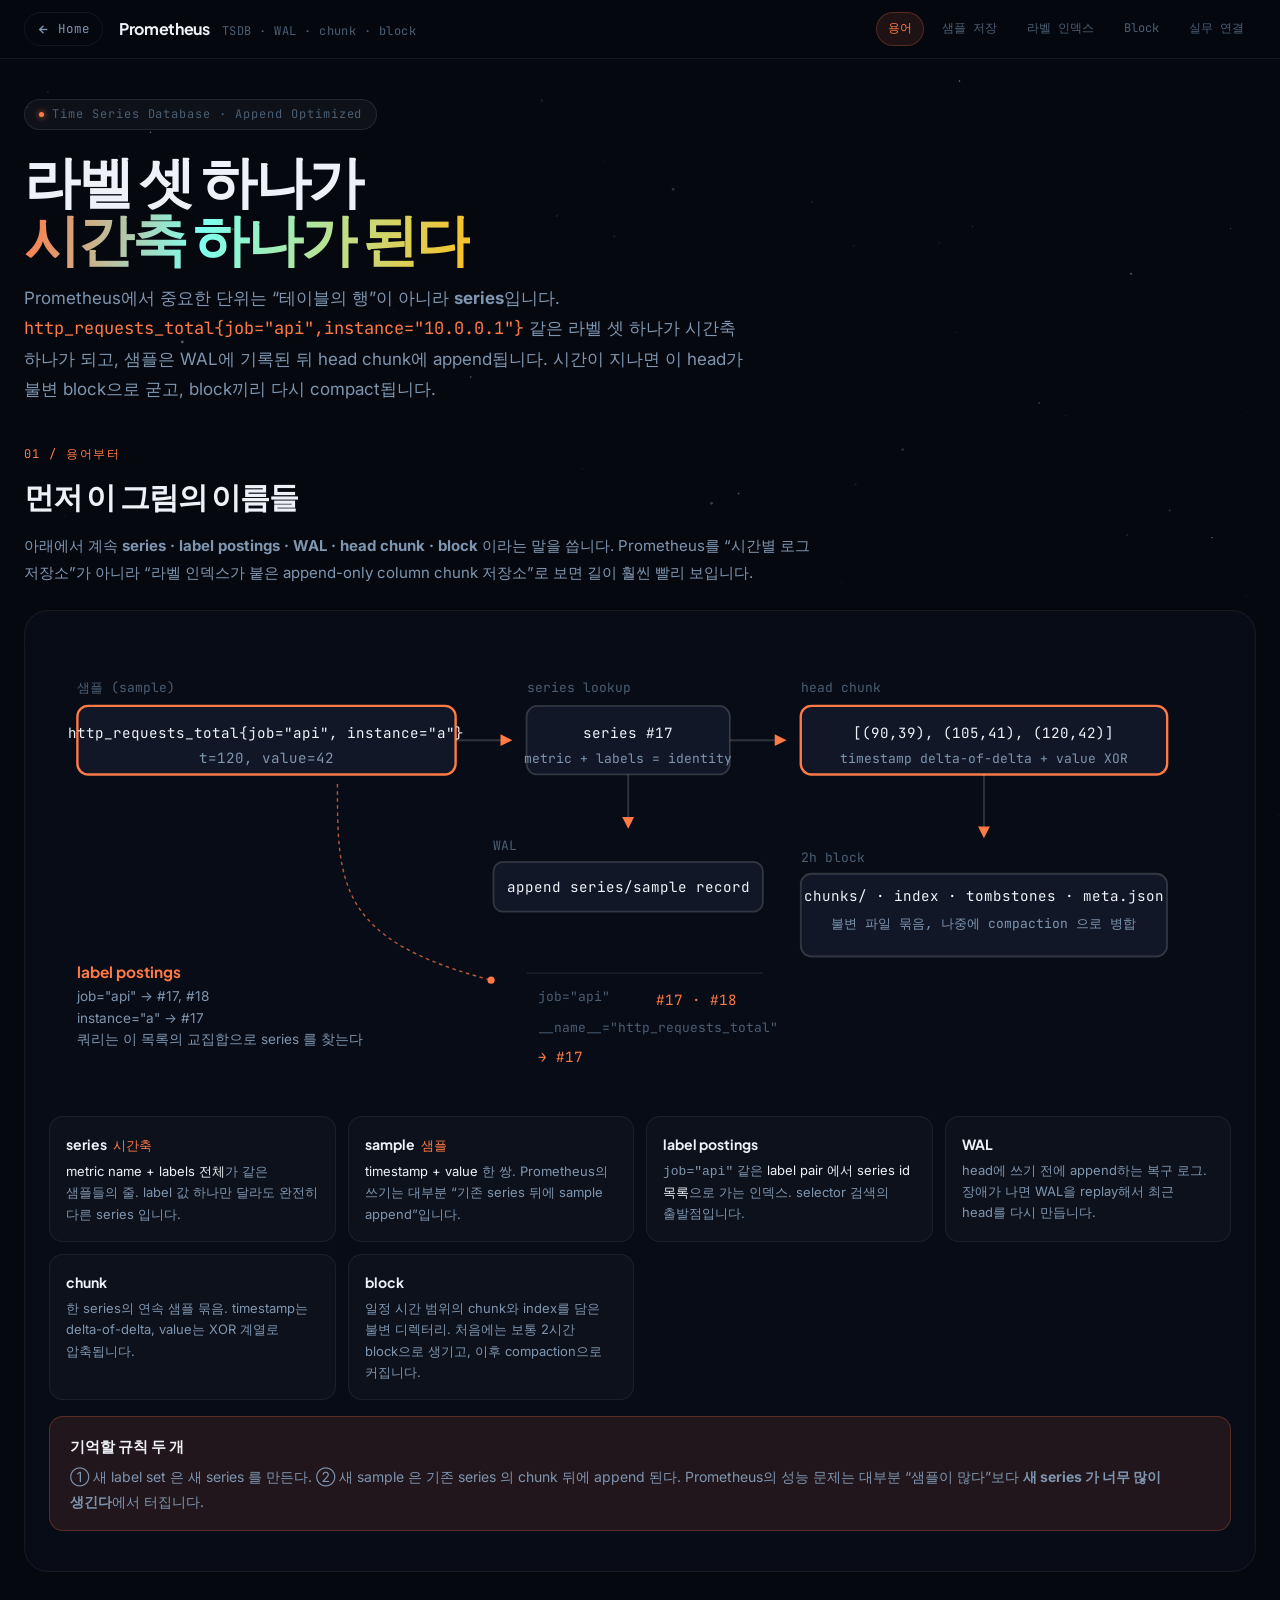
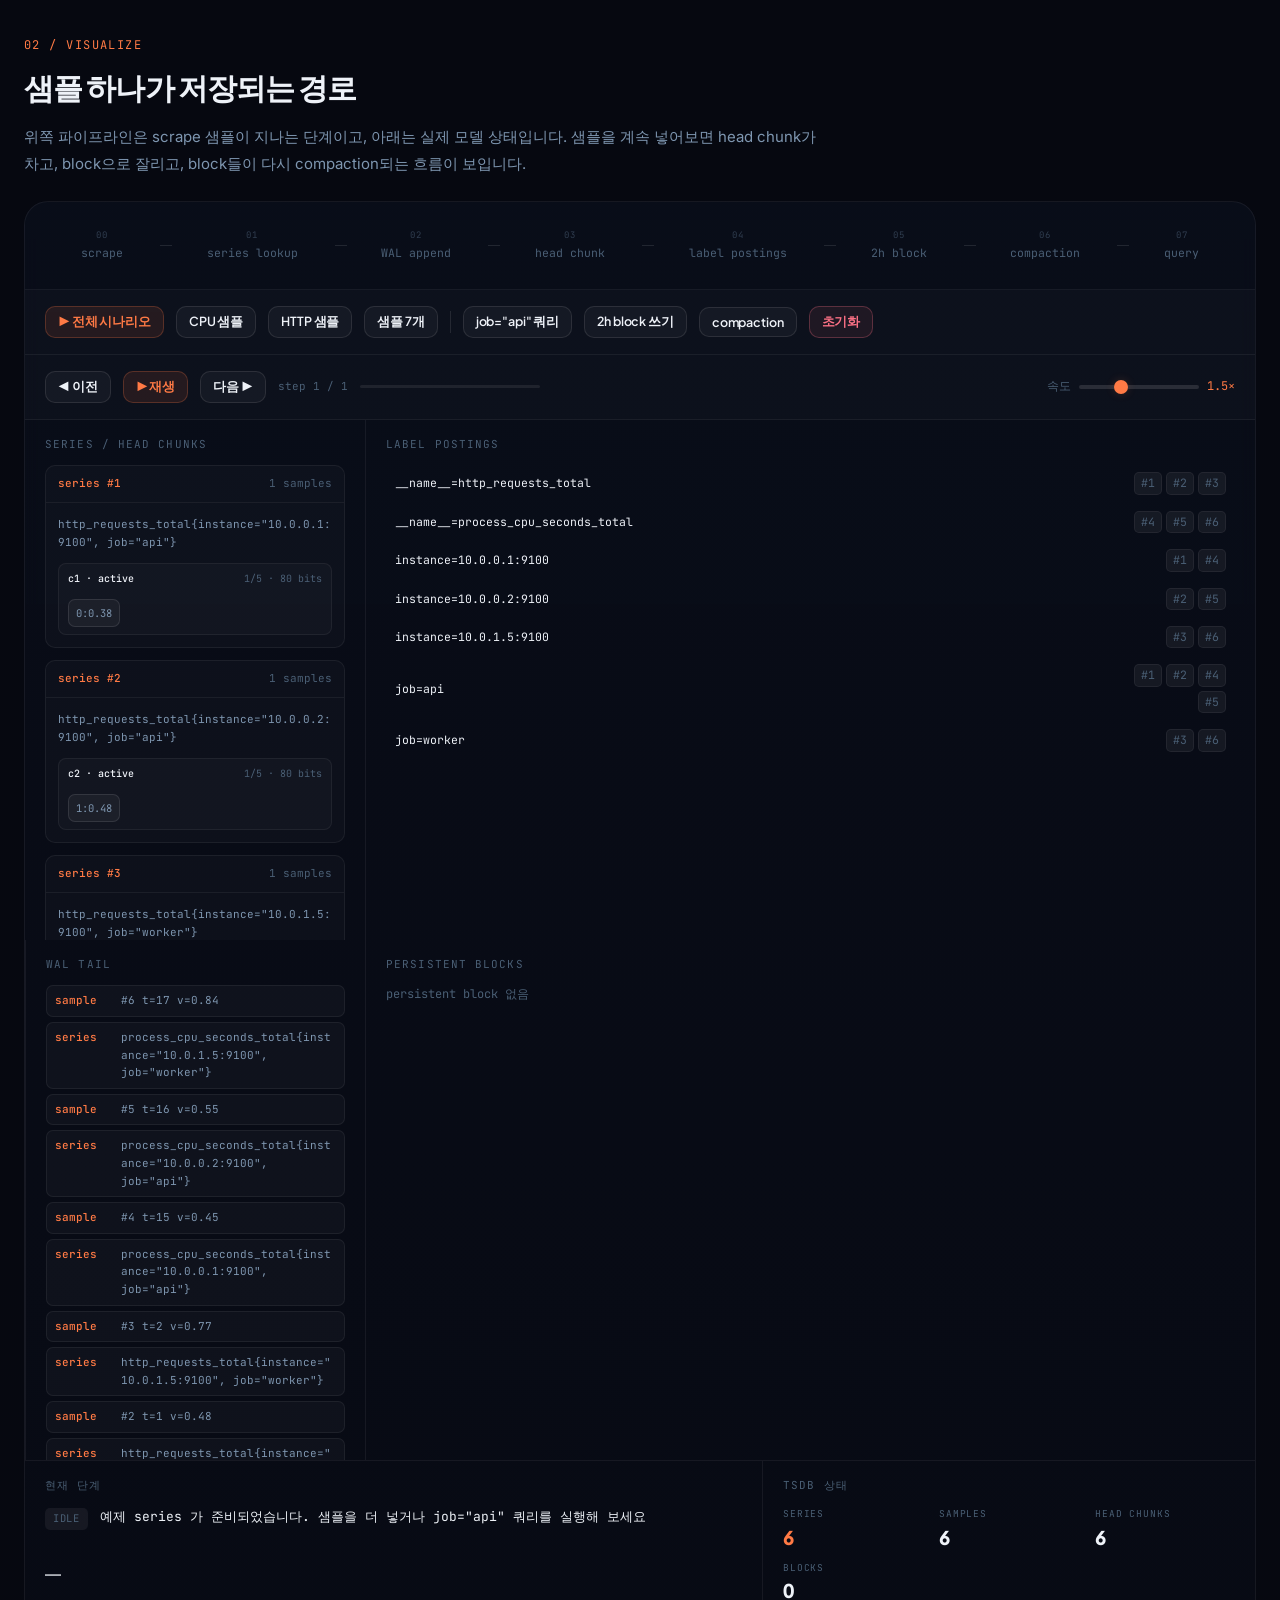
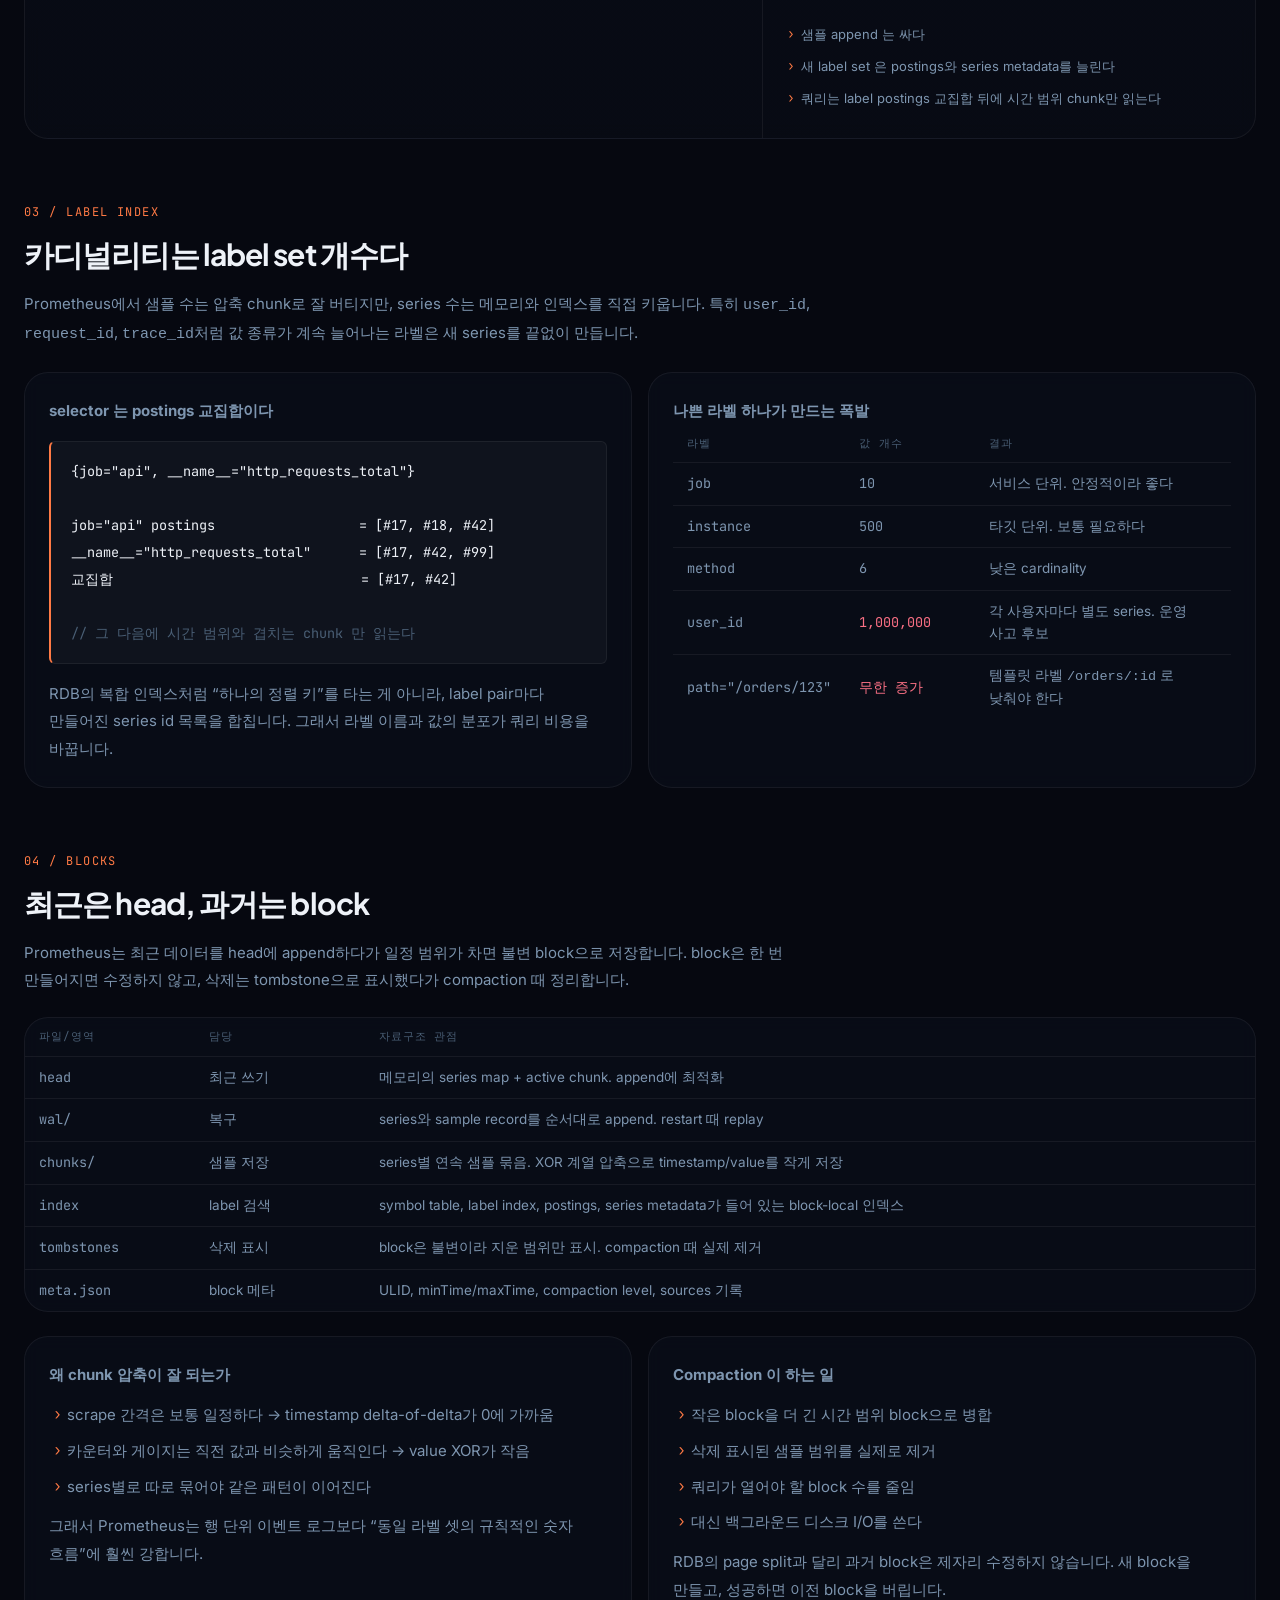
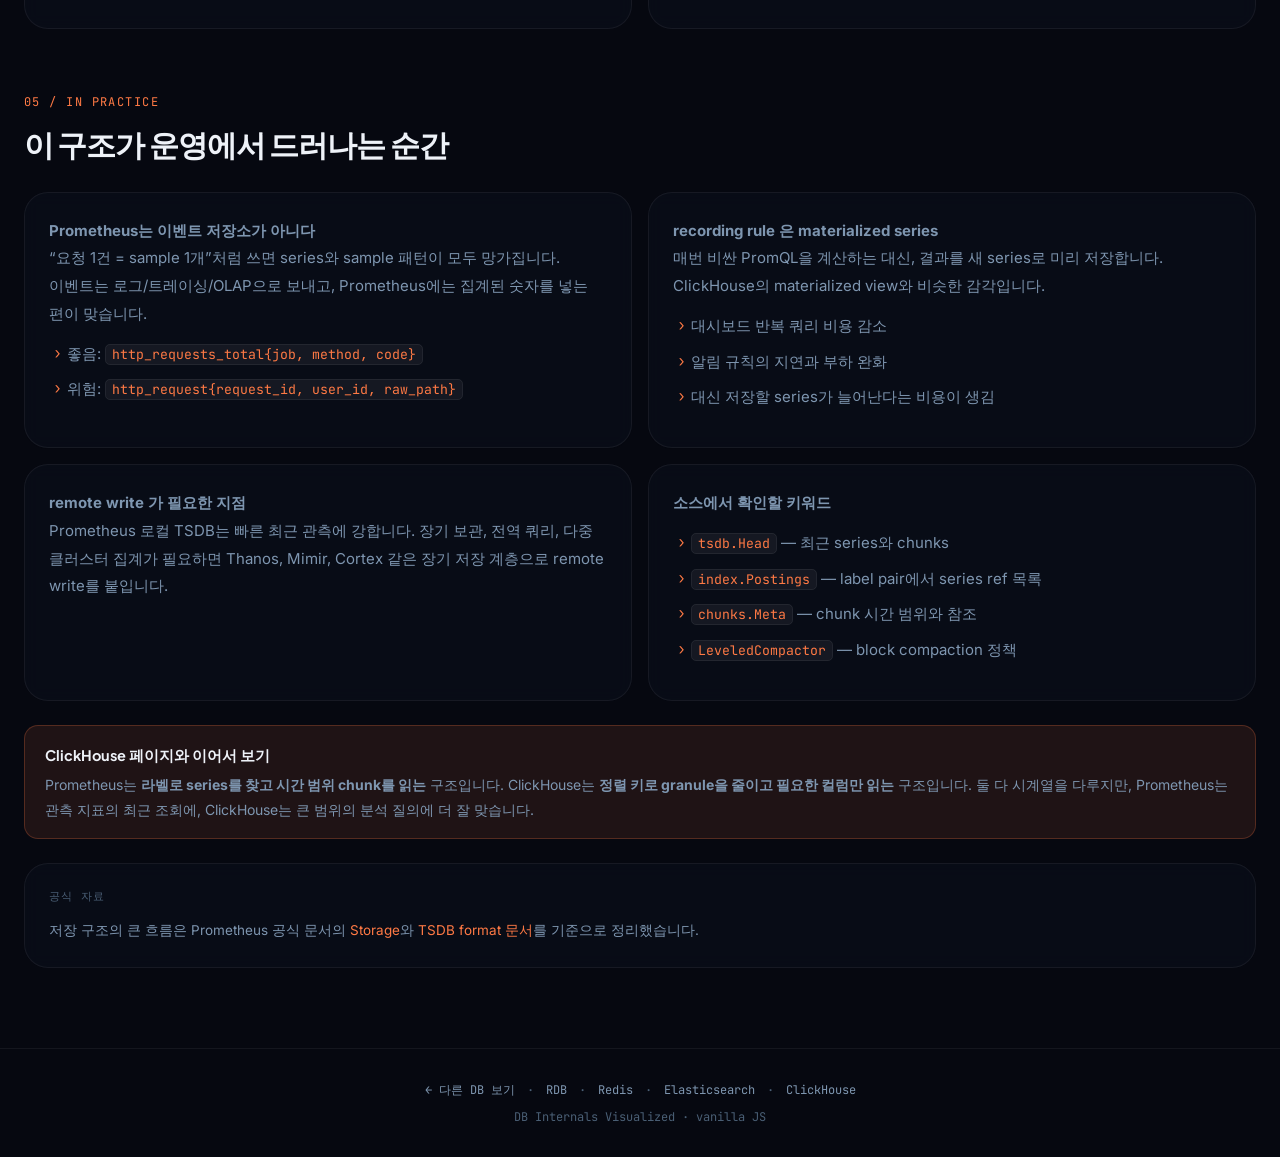
<file: prometheus/index.html>
<!DOCTYPE html>
<html lang="ko">
<head>
  <meta charset="UTF-8" />
  <meta name="viewport" content="width=device-width, initial-scale=1.0" />
  <title>Prometheus — TSDB · WAL · Chunk · Block 시각화</title>
  <meta name="description" content="Prometheus TSDB에서 metric과 labels가 series가 되고, 샘플이 WAL과 head chunk를 거쳐 block으로 저장되고 compact되는 과정을 애니메이션으로 확인합니다." />

  <link rel="icon" href="data:image/svg+xml,<svg xmlns='http://www.w3.org/2000/svg' viewBox='0 0 100 100'><text y='.9em' font-size='90'>🔥</text></svg>" />
  <link rel="preconnect" href="https://fonts.googleapis.com" />
  <link rel="preconnect" href="https://fonts.gstatic.com" crossorigin />
  <link href="https://fonts.googleapis.com/css2?family=Plus+Jakarta+Sans:wght@600;700;800&family=Inter:wght@400;500;600&family=JetBrains+Mono:wght@400;500&display=swap" rel="stylesheet" />
  <link rel="stylesheet" href="../assets/css/base.css" />
  <link rel="stylesheet" href="../assets/css/tree.css" />
  <link rel="stylesheet" href="../assets/css/tsdb.css?v=f2688217" />
  <style>:root { --accent: var(--prom); --accent-2: var(--prom-b); --accent-dim: var(--prom-dim); --accent-border: var(--prom-border); --accent-glow: var(--prom-glow); }</style>
</head>
<body>

<canvas class="star-field" id="starField" data-colors="#ff7a45,#fbbf24" aria-hidden="true"></canvas>

<nav class="topbar">
  <a class="topbar__home" href="../">
    <svg width="13" height="13" viewBox="0 0 24 24" fill="none" stroke="currentColor" stroke-width="2.5" aria-hidden="true">
      <line x1="19" y1="12" x2="5" y2="12"></line><polyline points="12 19 5 12 12 5"></polyline>
    </svg>
    Home
  </a>
  <div class="topbar__title">Prometheus <span class="sub">TSDB · WAL · chunk · block</span></div>
  <div class="topbar__spacer"></div>
  <div class="topbar__links">
    <a class="topbar__link topbar__link--active" href="#terms">용어</a>
    <a class="topbar__link" href="#viz">샘플 저장</a>
    <a class="topbar__link" href="#index">라벨 인덱스</a>
    <a class="topbar__link" href="#blocks">Block</a>
    <a class="topbar__link" href="#practice">실무 연결</a>
  </div>
</nav>

<main class="page">

  <header class="page-hero">
    <div class="eyebrow"><span class="eyebrow__dot"></span><span>Time Series Database · Append Optimized</span></div>
    <h1 class="page-title">라벨 셋 하나가<br /><span class="grad">시간축 하나가 된다</span></h1>
    <p class="page-sub">
      Prometheus에서 중요한 단위는 “테이블의 행”이 아니라 <strong>series</strong>입니다.
      <span class="mono acc">http_requests_total{job="api",instance="10.0.0.1"}</span> 같은 라벨 셋 하나가 시간축 하나가 되고,
      샘플은 WAL에 기록된 뒤 head chunk에 append됩니다. 시간이 지나면 이 head가 불변 block으로 굳고, block끼리 다시 compact됩니다.
    </p>
  </header>

  <!-- ═══════════ 0. 용어 ═══════════ -->
  <section class="section" id="terms" style="margin-top:var(--sp-10)">
    <div class="section__head">
      <div class="section__num">01 / 용어부터</div>
      <h2 class="section__title">먼저 이 그림의 이름들</h2>
      <p class="section__desc">
        아래에서 계속 <strong>series · label postings · WAL · head chunk · block</strong> 이라는 말을 씁니다.
        Prometheus를 “시간별 로그 저장소”가 아니라 “라벨 인덱스가 붙은 append-only column chunk 저장소”로 보면 길이 훨씬 빨리 보입니다.
      </p>
    </div>

    <div class="panel">
      <div class="anatomy-wrap">
      <svg class="anatomy" viewBox="0 0 1000 390" role="img" aria-label="Prometheus TSDB 구성 요소 해부도">
        <text class="anat-tag" x="24" y="48">샘플 (sample)</text>
        <rect class="anat-box anat-box--hi" x="24" y="60" width="320" height="58" rx="9" />
        <text class="anat-key" x="184" y="84" style="font-size:12px">http_requests_total{job="api", instance="a"}</text>
        <text class="anat-key" x="184" y="105" style="font-size:12px; fill:var(--text-secondary)">t=120, value=42</text>

        <path class="anat-edge" d="M 344 89 L 384 89" />
        <polygon class="anat-dot" points="392,89 382,84 382,94" />

        <text class="anat-tag" x="404" y="48">series lookup</text>
        <rect class="anat-box" x="404" y="60" width="172" height="58" rx="9" />
        <text class="anat-key" x="490" y="84" style="font-size:12px">series #17</text>
        <text class="anat-key" x="490" y="105" style="font-size:11px; fill:var(--text-secondary)">metric + labels = identity</text>

        <path class="anat-edge" d="M 490 118 L 490 156" />
        <polygon class="anat-dot" points="490,164 485,154 495,154" />

        <text class="anat-tag" x="376" y="182">WAL</text>
        <rect class="anat-box" x="376" y="192" width="228" height="42" rx="8" />
        <text class="anat-key" x="490" y="214" style="font-size:12px">append series/sample record</text>

        <path class="anat-edge" d="M 576 89 L 616 89" />
        <polygon class="anat-dot" points="624,89 614,84 614,94" />

        <text class="anat-tag" x="636" y="48">head chunk</text>
        <rect class="anat-box anat-box--hi" x="636" y="60" width="310" height="58" rx="9" />
        <text class="anat-key" x="791" y="84" style="font-size:12px">[(90,39), (105,41), (120,42)]</text>
        <text class="anat-key" x="791" y="105" style="font-size:11px; fill:var(--text-secondary)">timestamp delta-of-delta + value XOR</text>

        <path class="anat-edge" d="M 791 118 L 791 164" />
        <polygon class="anat-dot" points="791,172 786,162 796,162" />

        <text class="anat-tag" x="636" y="192">2h block</text>
        <rect class="anat-box" x="636" y="202" width="310" height="70" rx="9" />
        <text class="anat-key" x="791" y="222" style="font-size:12px">chunks/ · index · tombstones · meta.json</text>
        <text class="anat-key" x="791" y="245" style="font-size:11px; fill:var(--text-secondary)">불변 파일 묶음, 나중에 compaction 으로 병합</text>

        <path class="anat-lead" d="M 244 126 C 244 210, 244 258, 374 292" />
        <circle class="anat-dot" cx="374" cy="292" r="3" />
        <text class="anat-label" x="24" y="290">label postings</text>
        <text class="anat-sub" x="24" y="310">job="api" → #17, #18</text>
        <text class="anat-sub" x="24" y="328">instance="a" → #17</text>
        <text class="anat-sub" x="24" y="346">쿼리는 이 목록의 교집합으로 series 를 찾는다</text>

        <line class="anat-div" x1="404" y1="286" x2="604" y2="286" />
        <text class="anat-tag" x="414" y="310">job="api"</text>
        <text class="anat-key" x="548" y="310" style="font-size:12px; fill:var(--accent)">#17 · #18</text>
        <text class="anat-tag" x="414" y="336">__name__="http_requests_total"</text>
        <text class="anat-key" x="414" y="358" style="font-size:12px; fill:var(--accent); text-anchor:start">→ #17</text>
      </svg>
      </div>

      <div class="terms">
        <div class="term">
          <div class="term__k"><b>series</b> 시간축</div>
          <div class="term__d"><em>metric name + labels 전체</em>가 같은 샘플들의 줄. label 값 하나만 달라도 완전히 다른 series 입니다.</div>
        </div>
        <div class="term">
          <div class="term__k"><b>sample</b> 샘플</div>
          <div class="term__d"><em>timestamp + value</em> 한 쌍. Prometheus의 쓰기는 대부분 “기존 series 뒤에 sample append”입니다.</div>
        </div>
        <div class="term">
          <div class="term__k"><b>label postings</b></div>
          <div class="term__d"><code>job="api"</code> 같은 <em>label pair 에서 series id 목록</em>으로 가는 인덱스. selector 검색의 출발점입니다.</div>
        </div>
        <div class="term">
          <div class="term__k"><b>WAL</b></div>
          <div class="term__d">head에 쓰기 전에 append하는 복구 로그. 장애가 나면 WAL을 replay해서 최근 head를 다시 만듭니다.</div>
        </div>
        <div class="term">
          <div class="term__k"><b>chunk</b></div>
          <div class="term__d">한 series의 연속 샘플 묶음. timestamp는 delta-of-delta, value는 XOR 계열로 압축됩니다.</div>
        </div>
        <div class="term">
          <div class="term__k"><b>block</b></div>
          <div class="term__d">일정 시간 범위의 chunk와 index를 담은 불변 디렉터리. 처음에는 보통 2시간 block으로 생기고, 이후 compaction으로 커집니다.</div>
        </div>
      </div>

      <div class="callout callout--accent">
        <span class="callout__t">기억할 규칙 두 개</span>
        ① 새 label set 은 새 series 를 만든다. ② 새 sample 은 기존 series 의 chunk 뒤에 append 된다.
        Prometheus의 성능 문제는 대부분 “샘플이 많다”보다 <strong>새 series 가 너무 많이 생긴다</strong>에서 터집니다.
      </div>
    </div>
  </section>

  <!-- ═══════════ 1. 인터랙티브 시각화 ═══════════ -->
  <section class="section" id="viz">
    <div class="section__head">
      <div class="section__num">02 / VISUALIZE</div>
      <h2 class="section__title">샘플 하나가 저장되는 경로</h2>
      <p class="section__desc">
        위쪽 파이프라인은 scrape 샘플이 지나는 단계이고, 아래는 실제 모델 상태입니다.
        샘플을 계속 넣어보면 head chunk가 차고, block으로 잘리고, block들이 다시 compaction되는 흐름이 보입니다.
      </p>
    </div>

    <div class="viz">
      <div class="pipe" id="promPipe"></div>

      <div class="viz__bar">
        <button class="btn btn--sm btn--primary" id="promDemo" type="button">▶ 전체 시나리오</button>
        <button class="btn btn--sm" id="promAddCpu" type="button">CPU 샘플</button>
        <button class="btn btn--sm" id="promAddHttp" type="button">HTTP 샘플</button>
        <button class="btn btn--sm" id="promBurst" type="button">샘플 7개</button>
        <div class="viz__sep" aria-hidden="true"></div>
        <button class="btn btn--sm" id="promQuery" type="button">job="api" 쿼리</button>
        <button class="btn btn--sm" id="promCut" type="button">2h block 쓰기</button>
        <button class="btn btn--sm" id="promCompact" type="button">compaction</button>
        <button class="btn btn--sm btn--danger" id="promReset" type="button">초기화</button>
      </div>

      <div class="viz__bar">
        <button class="btn btn--sm" id="promPrev" type="button">◀ 이전</button>
        <button class="btn btn--sm btn--primary" id="promPlay" type="button">▶ 재생</button>
        <button class="btn btn--sm" id="promNext" type="button">다음 ▶</button>
        <span class="mono muted" id="promStep" style="font-size:11px">step 0 / 0</span>
        <span class="narr__bar" style="max-width:180px"><span class="narr__bar-fill" id="promBar"></span></span>
        <div class="topbar__spacer"></div>
        <label class="field">속도
          <input type="range" id="promSpeed" min="0.4" max="4" step="0.2" value="1.5" aria-label="속도" />
          <span class="mono acc" id="promSpeedVal">1.5×</span>
        </label>
      </div>

      <div class="flow-grid">
        <div class="flow-col">
          <div class="panel__label">series / head chunks</div>
          <div id="promSeries"></div>
        </div>
        <div class="flow-col">
          <div class="panel__label">label postings</div>
          <div id="promPostings"></div>
        </div>
        <div class="flow-col">
          <div class="panel__label">WAL tail</div>
          <div class="wal-list" id="promWal"></div>
        </div>
        <div class="flow-col">
          <div class="panel__label">persistent blocks</div>
          <div class="block-grid" id="promBlocks"></div>
        </div>
      </div>

      <div class="viz__foot">
        <div class="viz__narration">
          <div class="panel__label">현재 단계</div>
          <div class="narr"><span class="narr__kind" id="promKind">idle</span><span id="promMsg">샘플을 추가해 보세요</span></div>
          <div class="hashbox mt3" id="promDetail" style="min-height:92px">—</div>
        </div>
        <div class="viz__counters">
          <div class="panel__label">TSDB 상태</div>
          <div class="mini-stats">
            <div><div class="mini-stat__k">series</div><div class="mini-stat__v acc" id="promSeriesN">0</div></div>
            <div><div class="mini-stat__k">samples</div><div class="mini-stat__v" id="promSamplesN">0</div></div>
            <div><div class="mini-stat__k">head chunks</div><div class="mini-stat__v" id="promHeadChunksN">0</div></div>
            <div><div class="mini-stat__k">blocks</div><div class="mini-stat__v" id="promBlocksN">0</div></div>
          </div>
          <div class="prose mt4" style="font-size:13px">
            <ul>
              <li>샘플 append 는 싸다</li>
              <li>새 label set 은 postings와 series metadata를 늘린다</li>
              <li>쿼리는 label postings 교집합 뒤에 시간 범위 chunk만 읽는다</li>
            </ul>
          </div>
        </div>
      </div>
    </div>
  </section>

  <!-- ═══════════ 2. 라벨 인덱스 ═══════════ -->
  <section class="section" id="index">
    <div class="section__head">
      <div class="section__num">03 / LABEL INDEX</div>
      <h2 class="section__title">카디널리티는 label set 개수다</h2>
      <p class="section__desc">
        Prometheus에서 샘플 수는 압축 chunk로 잘 버티지만, series 수는 메모리와 인덱스를 직접 키웁니다.
        특히 <code>user_id</code>, <code>request_id</code>, <code>trace_id</code>처럼 값 종류가 계속 늘어나는 라벨은 새 series를 끝없이 만듭니다.
      </p>
    </div>

    <div class="grid grid--2">
      <div class="panel">
        <h4 class="prose" style="margin-top:0">selector 는 postings 교집합이다</h4>
        <div class="math">{job="api", __name__="http_requests_total"}

job="api" postings                  = [#17, #18, #42]
__name__="http_requests_total"      = [#17, #42, #99]
교집합                               = [#17, #42]

<span class="cm">// 그 다음에 시간 범위와 겹치는 chunk 만 읽는다</span></div>
        <div class="prose">
          <p>RDB의 복합 인덱스처럼 “하나의 정렬 키”를 타는 게 아니라, label pair마다 만들어진 series id 목록을 합칩니다. 그래서 라벨 이름과 값의 분포가 쿼리 비용을 바꿉니다.</p>
        </div>
      </div>

      <div class="panel">
        <h4 class="prose" style="margin-top:0">나쁜 라벨 하나가 만드는 폭발</h4>
        <div class="tbl-wrap">
          <table class="tbl">
            <thead><tr><th style="width:170px">라벨</th><th style="width:130px">값 개수</th><th>결과</th></tr></thead>
            <tbody>
              <tr><td class="mono">job</td><td class="mono acc">10</td><td>서비스 단위. 안정적이라 좋다</td></tr>
              <tr><td class="mono">instance</td><td class="mono acc">500</td><td>타깃 단위. 보통 필요하다</td></tr>
              <tr><td class="mono">method</td><td class="mono acc">6</td><td>낮은 cardinality</td></tr>
              <tr><td class="mono">user_id</td><td class="mono" style="color:var(--hot)">1,000,000</td><td>각 사용자마다 별도 series. 운영 사고 후보</td></tr>
              <tr><td class="mono">path="/orders/123"</td><td class="mono" style="color:var(--hot)">무한 증가</td><td>템플릿 라벨 <code>/orders/:id</code> 로 낮춰야 한다</td></tr>
            </tbody>
          </table>
        </div>
      </div>
    </div>
  </section>

  <!-- ═══════════ 3. Block 구조 ═══════════ -->
  <section class="section" id="blocks">
    <div class="section__head">
      <div class="section__num">04 / BLOCKS</div>
      <h2 class="section__title">최근은 head, 과거는 block</h2>
      <p class="section__desc">
        Prometheus는 최근 데이터를 head에 append하다가 일정 범위가 차면 불변 block으로 저장합니다.
        block은 한 번 만들어지면 수정하지 않고, 삭제는 tombstone으로 표시했다가 compaction 때 정리합니다.
      </p>
    </div>

    <div class="panel panel--flush">
      <div class="tbl-wrap">
        <table class="tbl">
          <thead><tr><th style="width:170px">파일/영역</th><th style="width:170px">담당</th><th>자료구조 관점</th></tr></thead>
          <tbody>
            <tr><td class="mono">head</td><td>최근 쓰기</td><td>메모리의 series map + active chunk. append에 최적화</td></tr>
            <tr><td class="mono">wal/</td><td>복구</td><td>series와 sample record를 순서대로 append. restart 때 replay</td></tr>
            <tr><td class="mono">chunks/</td><td>샘플 저장</td><td>series별 연속 샘플 묶음. XOR 계열 압축으로 timestamp/value를 작게 저장</td></tr>
            <tr><td class="mono">index</td><td>label 검색</td><td>symbol table, label index, postings, series metadata가 들어 있는 block-local 인덱스</td></tr>
            <tr><td class="mono">tombstones</td><td>삭제 표시</td><td>block은 불변이라 지운 범위만 표시. compaction 때 실제 제거</td></tr>
            <tr><td class="mono">meta.json</td><td>block 메타</td><td>ULID, minTime/maxTime, compaction level, sources 기록</td></tr>
          </tbody>
        </table>
      </div>
    </div>

    <div class="grid grid--2 mt6">
      <div class="panel">
        <h4 class="prose" style="margin-top:0">왜 chunk 압축이 잘 되는가</h4>
        <div class="prose">
          <ul>
            <li>scrape 간격은 보통 일정하다 → timestamp delta-of-delta가 0에 가까움</li>
            <li>카운터와 게이지는 직전 값과 비슷하게 움직인다 → value XOR가 작음</li>
            <li>series별로 따로 묶어야 같은 패턴이 이어진다</li>
          </ul>
          <p>그래서 Prometheus는 행 단위 이벤트 로그보다 “동일 라벨 셋의 규칙적인 숫자 흐름”에 훨씬 강합니다.</p>
        </div>
      </div>

      <div class="panel">
        <h4 class="prose" style="margin-top:0">Compaction 이 하는 일</h4>
        <div class="prose">
          <ul>
            <li>작은 block을 더 긴 시간 범위 block으로 병합</li>
            <li>삭제 표시된 샘플 범위를 실제로 제거</li>
            <li>쿼리가 열어야 할 block 수를 줄임</li>
            <li>대신 백그라운드 디스크 I/O를 쓴다</li>
          </ul>
          <p>RDB의 page split과 달리 과거 block은 제자리 수정하지 않습니다. 새 block을 만들고, 성공하면 이전 block을 버립니다.</p>
        </div>
      </div>
    </div>
  </section>

  <!-- ═══════════ 4. 실무 ═══════════ -->
  <section class="section" id="practice">
    <div class="section__head">
      <div class="section__num">05 / IN PRACTICE</div>
      <h2 class="section__title">이 구조가 운영에서 드러나는 순간</h2>
    </div>

    <div class="grid grid--2">
      <div class="panel">
        <h4 class="prose" style="margin-top:0">Prometheus는 이벤트 저장소가 아니다</h4>
        <div class="prose">
          <p>“요청 1건 = sample 1개”처럼 쓰면 series와 sample 패턴이 모두 망가집니다. 이벤트는 로그/트레이싱/OLAP으로 보내고, Prometheus에는 집계된 숫자를 넣는 편이 맞습니다.</p>
          <ul>
            <li>좋음: <code>http_requests_total{job, method, code}</code></li>
            <li>위험: <code>http_request{request_id, user_id, raw_path}</code></li>
          </ul>
        </div>
      </div>

      <div class="panel">
        <h4 class="prose" style="margin-top:0">recording rule 은 materialized series</h4>
        <div class="prose">
          <p>매번 비싼 PromQL을 계산하는 대신, 결과를 새 series로 미리 저장합니다. ClickHouse의 materialized view와 비슷한 감각입니다.</p>
          <ul>
            <li>대시보드 반복 쿼리 비용 감소</li>
            <li>알림 규칙의 지연과 부하 완화</li>
            <li>대신 저장할 series가 늘어난다는 비용이 생김</li>
          </ul>
        </div>
      </div>

      <div class="panel">
        <h4 class="prose" style="margin-top:0">remote write 가 필요한 지점</h4>
        <div class="prose">
          <p>Prometheus 로컬 TSDB는 빠른 최근 관측에 강합니다. 장기 보관, 전역 쿼리, 다중 클러스터 집계가 필요하면 Thanos, Mimir, Cortex 같은 장기 저장 계층으로 remote write를 붙입니다.</p>
        </div>
      </div>

      <div class="panel">
        <h4 class="prose" style="margin-top:0">소스에서 확인할 키워드</h4>
        <div class="prose">
          <ul>
            <li><code>tsdb.Head</code> — 최근 series와 chunks</li>
            <li><code>index.Postings</code> — label pair에서 series ref 목록</li>
            <li><code>chunks.Meta</code> — chunk 시간 범위와 참조</li>
            <li><code>LeveledCompactor</code> — block compaction 정책</li>
          </ul>
        </div>
      </div>
    </div>

    <div class="callout callout--accent mt6">
      <span class="callout__t">ClickHouse 페이지와 이어서 보기</span>
      Prometheus는 <strong>라벨로 series를 찾고 시간 범위 chunk를 읽는</strong> 구조입니다.
      ClickHouse는 <strong>정렬 키로 granule을 줄이고 필요한 컬럼만 읽는</strong> 구조입니다.
      둘 다 시계열을 다루지만, Prometheus는 관측 지표의 최근 조회에, ClickHouse는 큰 범위의 분석 질의에 더 잘 맞습니다.
    </div>

    <div class="panel mt6">
      <div class="panel__label">공식 자료</div>
      <div class="prose" style="font-size:13.5px">
        <p>
          저장 구조의 큰 흐름은 Prometheus 공식 문서의
          <a class="acc" href="https://prometheus.io/docs/prometheus/latest/storage/" target="_blank" rel="noopener noreferrer">Storage</a>와
          <a class="acc" href="https://github.com/prometheus/prometheus/tree/main/tsdb/docs/format" target="_blank" rel="noopener noreferrer">TSDB format 문서</a>를 기준으로 정리했습니다.
        </p>
      </div>
    </div>
  </section>

</main>

<footer class="site-footer">
  <div class="flex center gap3 wrap" style="justify-content:center">
    <a href="../">← 다른 DB 보기</a>
    <span class="muted">·</span>
    <a href="../rdb/">RDB</a>
    <span class="muted">·</span>
    <a href="../redis/">Redis</a>
    <span class="muted">·</span>
    <a href="../elasticsearch/">Elasticsearch</a>
    <span class="muted">·</span>
    <a href="../clickhouse/">ClickHouse</a>
  </div>
  <p class="muted">DB Internals Visualized · vanilla JS</p>
</footer>

<script src="../assets/js/starfield.js"></script>
<script src="../assets/js/prometheus-tsdb.js"></script>
<script src="../assets/js/prometheus-viz.js"></script>
</body>
</html>
</file>
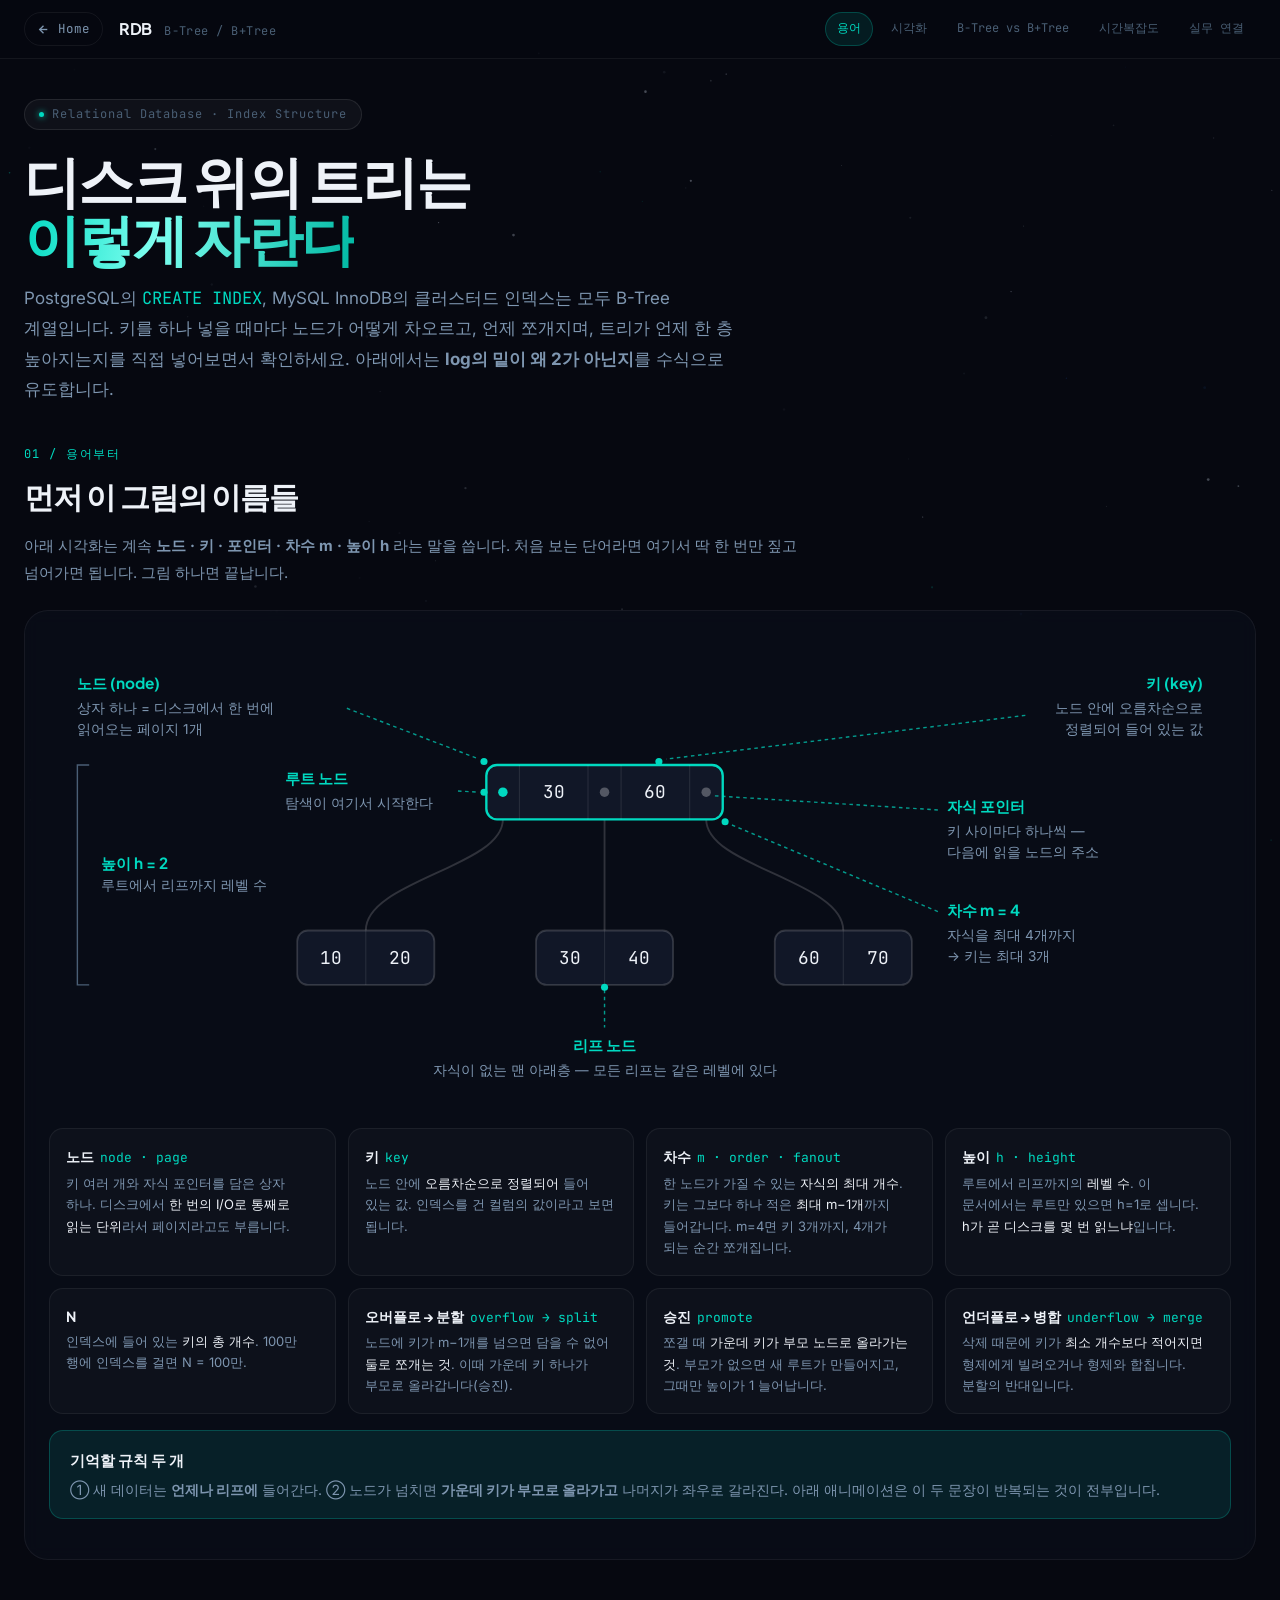
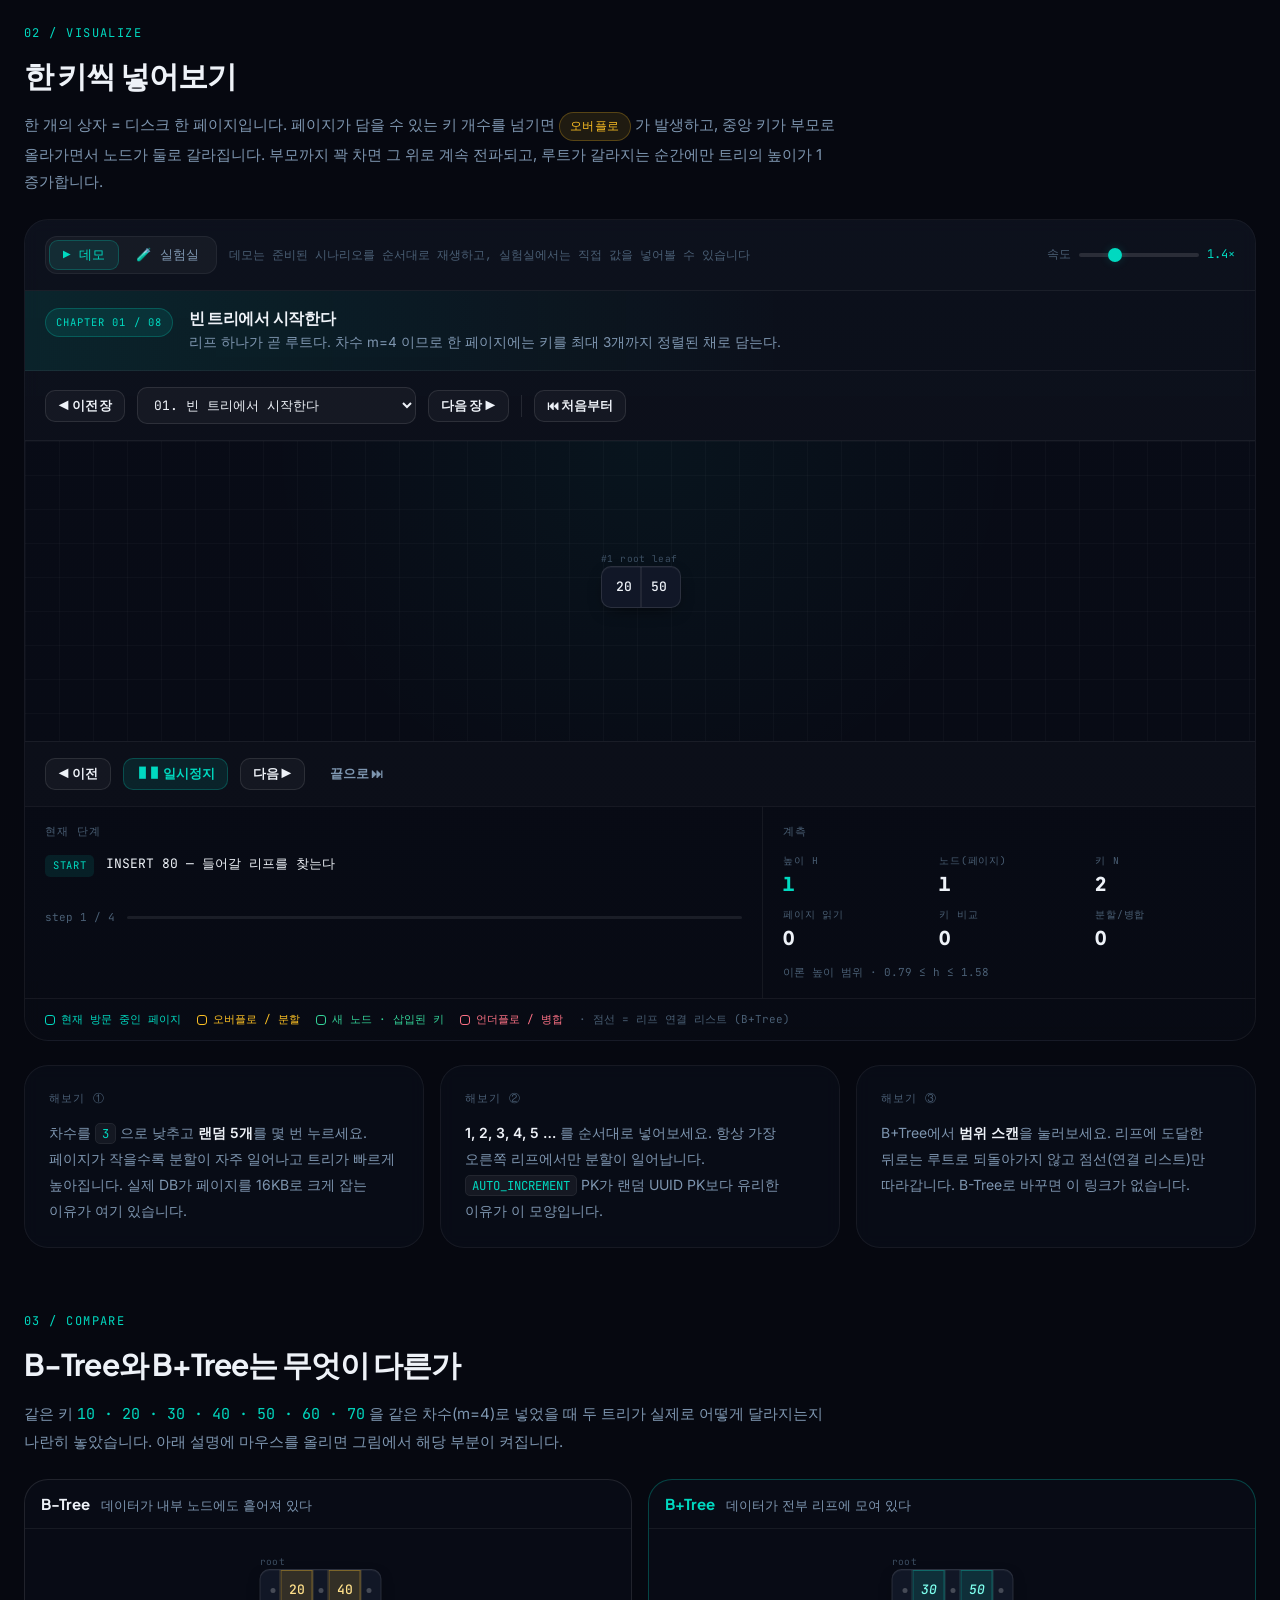
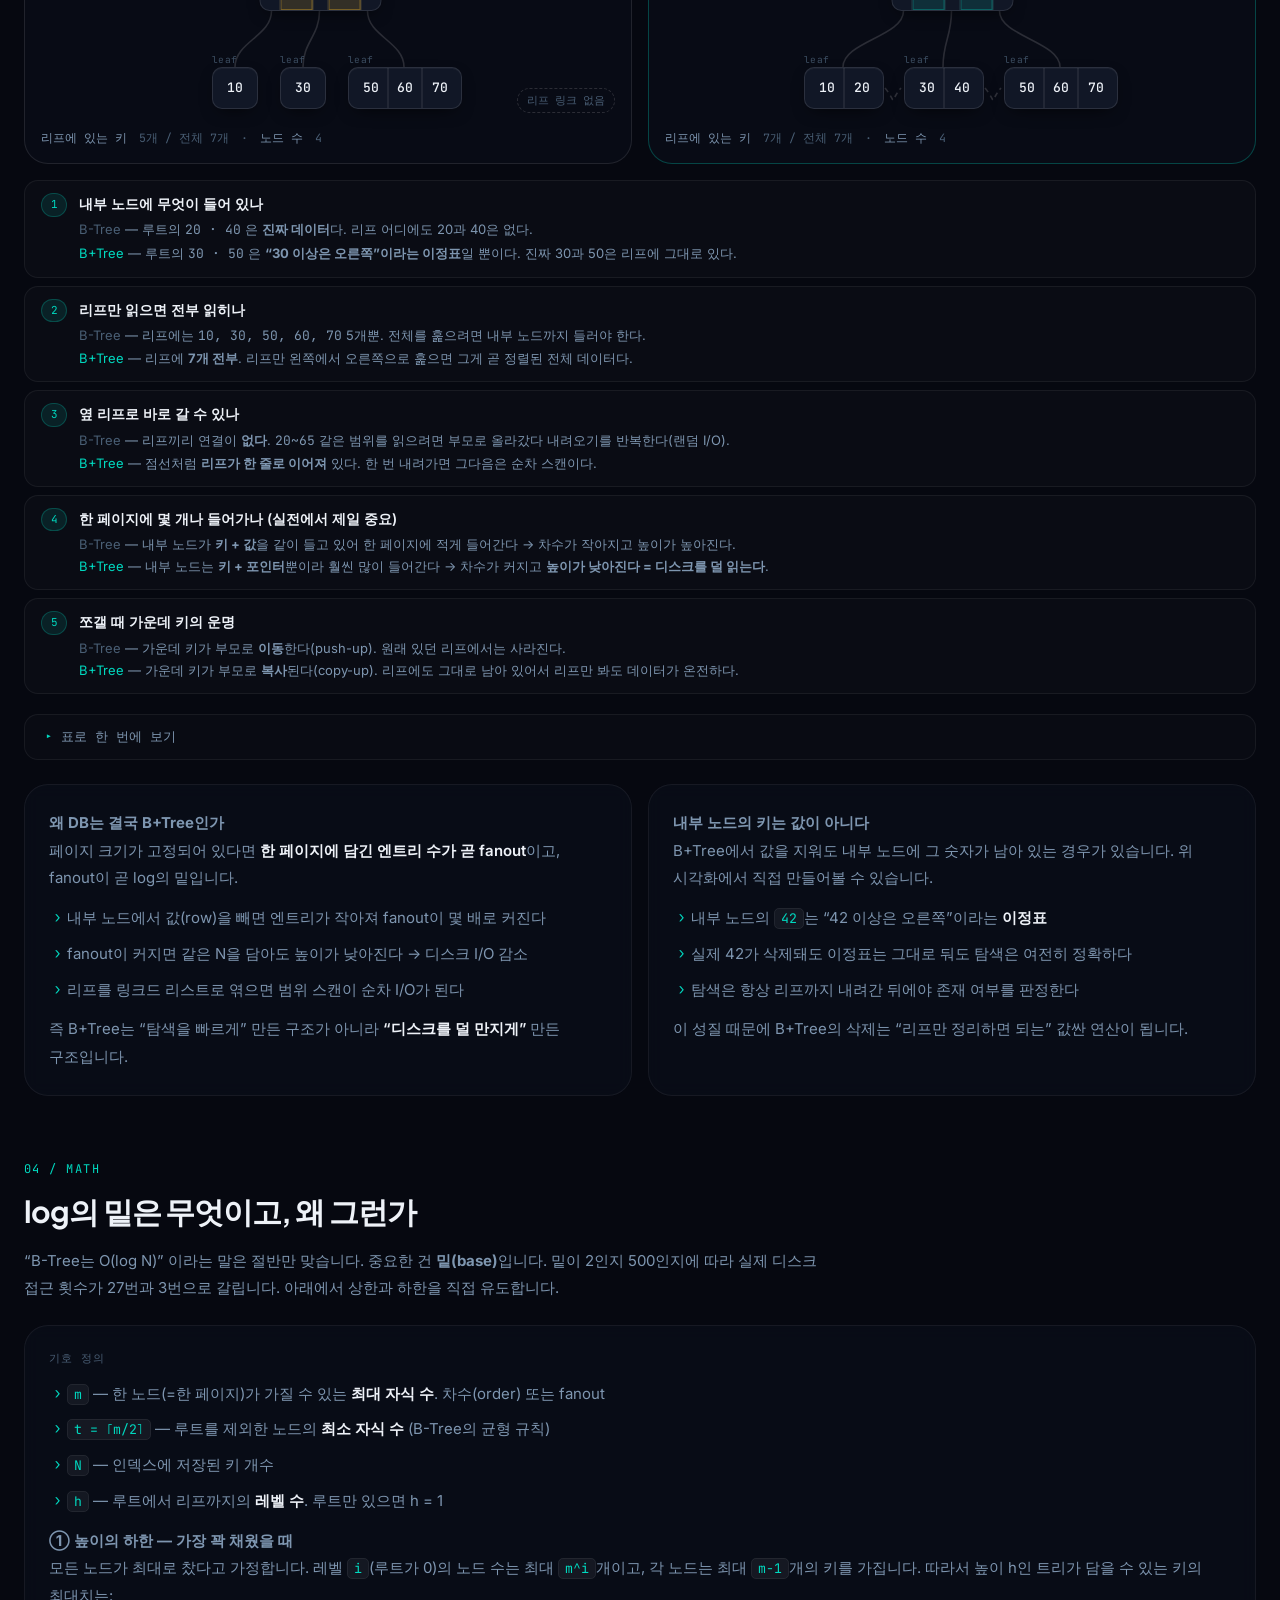
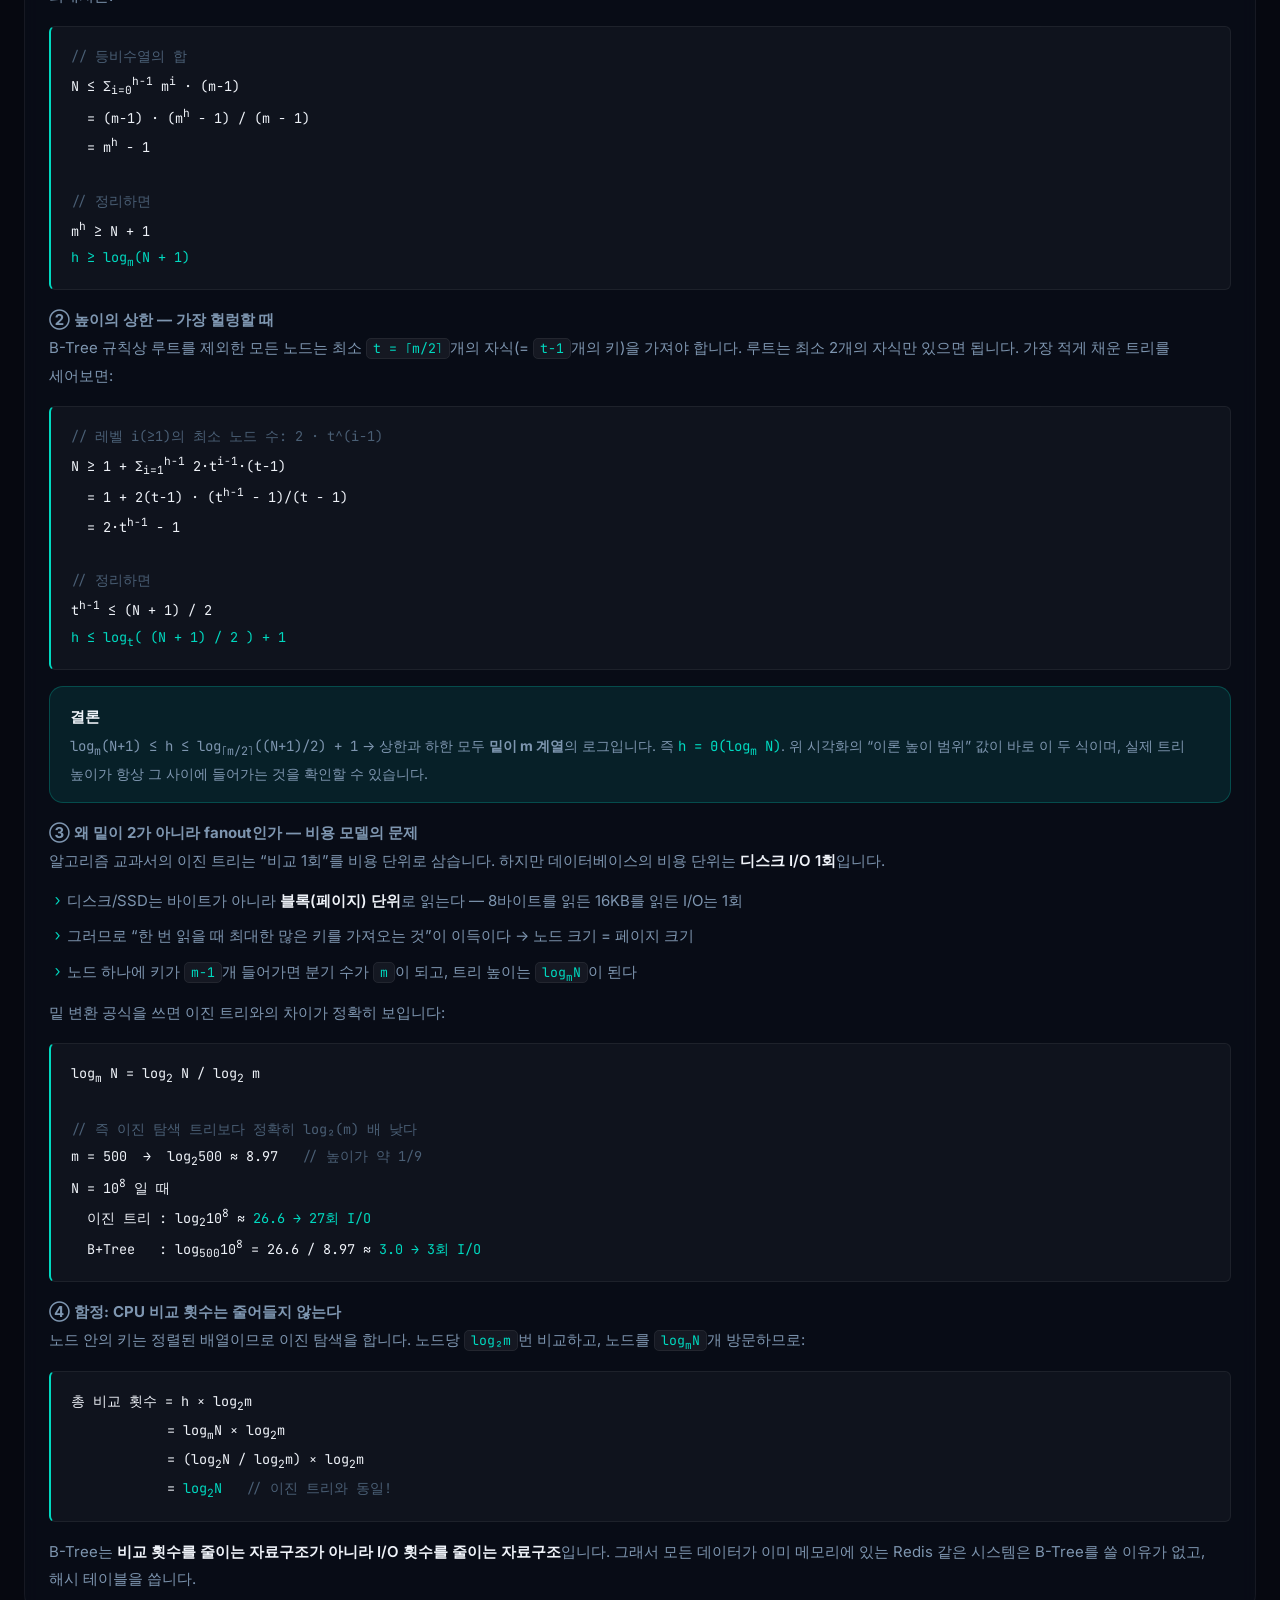
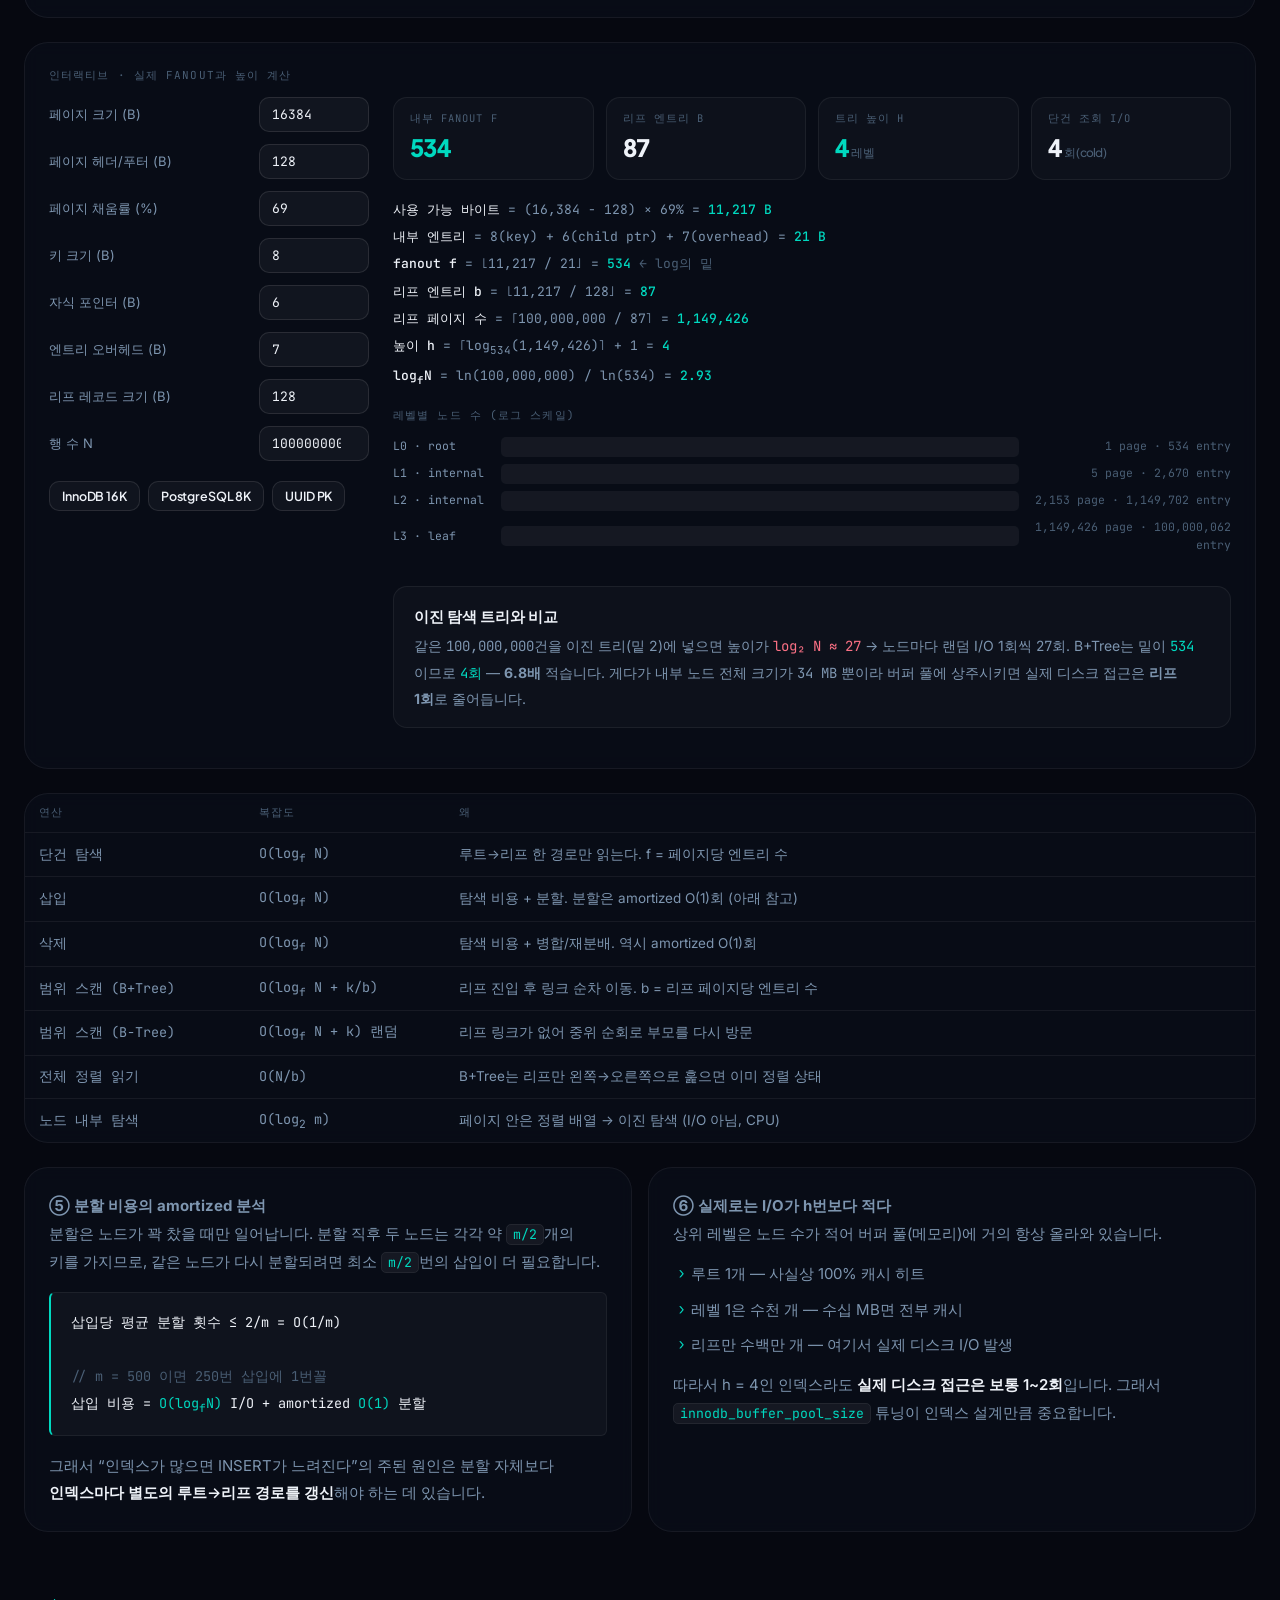
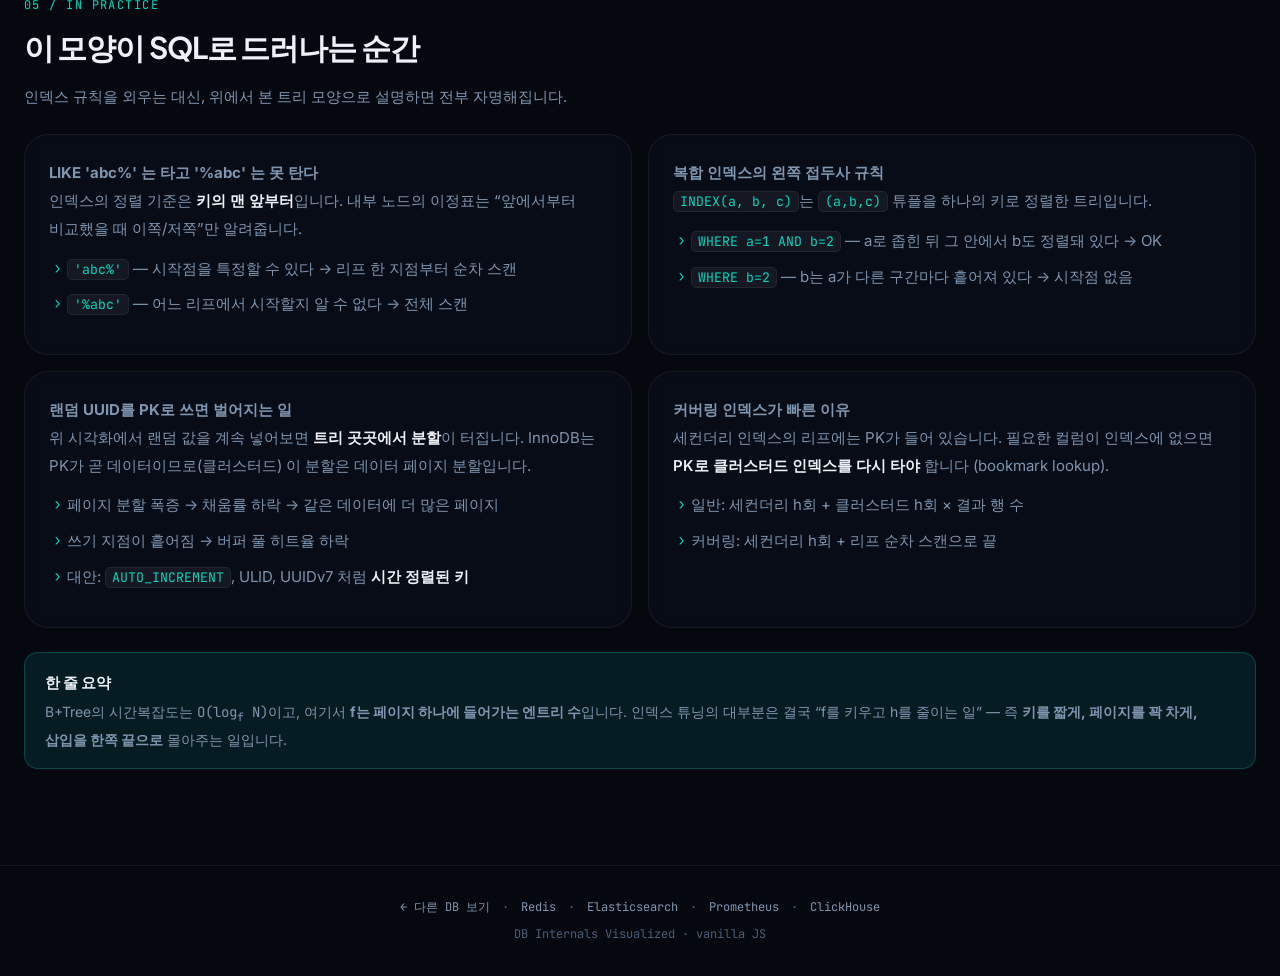
<file: rdb/index.html>
<!DOCTYPE html>
<html lang="ko">
<head>
  <meta charset="UTF-8" />
  <meta name="viewport" content="width=device-width, initial-scale=1.0" />
  <title>RDB — B-Tree / B+Tree 인덱스 시각화</title>
  <meta name="description" content="키를 하나씩 삽입하며 B-Tree와 B+Tree가 분할되고 자라는 과정을 애니메이션으로 확인하고, 시간복잡도 log의 밑을 수학적으로 유도합니다." />

  <link rel="icon" href="data:image/svg+xml,<svg xmlns='http://www.w3.org/2000/svg' viewBox='0 0 100 100'><text y='.9em' font-size='90'>🌲</text></svg>" />
  <link rel="preconnect" href="https://fonts.googleapis.com" />
  <link rel="preconnect" href="https://fonts.gstatic.com" crossorigin />
  <link href="https://fonts.googleapis.com/css2?family=Plus+Jakarta+Sans:wght@600;700;800&family=Inter:wght@400;500;600&family=JetBrains+Mono:wght@400;500&display=swap" rel="stylesheet" />
  <link rel="stylesheet" href="../assets/css/base.css" />
  <link rel="stylesheet" href="../assets/css/tree.css" />
  <style>:root { --accent: var(--rdb); --accent-2: var(--rdb-mid); --accent-dim: var(--rdb-dim); --accent-border: var(--rdb-border); --accent-glow: var(--rdb-glow); }</style>
</head>
<body>

<canvas class="star-field" id="starField" data-colors="#00d9c0,#3b82f6" aria-hidden="true"></canvas>

<nav class="topbar">
  <a class="topbar__home" href="../">
    <svg width="13" height="13" viewBox="0 0 24 24" fill="none" stroke="currentColor" stroke-width="2.5" aria-hidden="true">
      <line x1="19" y1="12" x2="5" y2="12"></line><polyline points="12 19 5 12 12 5"></polyline>
    </svg>
    Home
  </a>
  <div class="topbar__title">RDB <span class="sub">B-Tree / B+Tree</span></div>
  <div class="topbar__spacer"></div>
  <div class="topbar__links">
    <a class="topbar__link topbar__link--active" href="#terms">용어</a>
    <a class="topbar__link" href="#viz">시각화</a>
    <a class="topbar__link" href="#compare">B-Tree vs B+Tree</a>
    <a class="topbar__link" href="#complexity">시간복잡도</a>
    <a class="topbar__link" href="#practice">실무 연결</a>
  </div>
</nav>

<main class="page">

  <header class="page-hero">
    <div class="eyebrow"><span class="eyebrow__dot"></span><span>Relational Database · Index Structure</span></div>
    <h1 class="page-title">디스크 위의 트리는<br /><span class="grad">이렇게 자란다</span></h1>
    <p class="page-sub">
      PostgreSQL의 <span class="mono acc">CREATE INDEX</span>, MySQL InnoDB의 클러스터드 인덱스는 모두 B-Tree 계열입니다.
      키를 하나 넣을 때마다 노드가 어떻게 차오르고, 언제 쪼개지며, 트리가 언제 한 층 높아지는지를
      직접 넣어보면서 확인하세요. 아래에서는 <strong>log의 밑이 왜 2가 아닌지</strong>를 수식으로 유도합니다.
    </p>
  </header>

  <!-- ═══════════ 0. 용어 ═══════════ -->
  <section class="section" id="terms" style="margin-top:var(--sp-10)">
    <div class="section__head">
      <div class="section__num">01 / 용어부터</div>
      <h2 class="section__title">먼저 이 그림의 이름들</h2>
      <p class="section__desc">
        아래 시각화는 계속 <strong>노드 · 키 · 포인터 · 차수 m · 높이 h</strong> 라는 말을 씁니다.
        처음 보는 단어라면 여기서 딱 한 번만 짚고 넘어가면 됩니다. 그림 하나면 끝납니다.
      </p>
    </div>

    <div class="panel">
      <div class="anatomy-wrap">
      <svg class="anatomy" viewBox="0 0 1000 400" role="img" aria-label="B-Tree 구성 요소 해부도">
        <!-- 높이 브래킷 -->
        <path class="anat-brace" d="M 34 110 L 24 110 L 24 296 L 34 296" />
        <text class="anat-label" x="44" y="198">높이 h = 2</text>
        <text class="anat-sub" x="44" y="216">루트에서 리프까지 레벨 수</text>

        <!-- 간선 -->
        <path class="anat-edge" d="M 384 156 C 384 196, 268 208, 268 250" />
        <path class="anat-edge" d="M 470 156 C 470 196, 470 208, 470 250" />
        <path class="anat-edge" d="M 556 156 C 556 196, 672 208, 672 250" />

        <!-- 루트 노드 -->
        <rect class="anat-box anat-box--hi" x="370" y="110" width="200" height="46" rx="9" />
        <circle class="anat-ptr anat-ptr--hi" cx="384" cy="133" r="4" />
        <line class="anat-div" x1="398" y1="110" x2="398" y2="156" />
        <text class="anat-key" x="427" y="134">30</text>
        <line class="anat-div" x1="456" y1="110" x2="456" y2="156" />
        <circle class="anat-ptr" cx="470" cy="133" r="4" />
        <line class="anat-div" x1="484" y1="110" x2="484" y2="156" />
        <text class="anat-key" x="513" y="134">60</text>
        <line class="anat-div" x1="542" y1="110" x2="542" y2="156" />
        <circle class="anat-ptr" cx="556" cy="133" r="4" />

        <!-- 리프 노드 -->
        <rect class="anat-box" x="210" y="250" width="116" height="46" rx="9" />
        <text class="anat-key" x="239" y="274">10</text>
        <line class="anat-div" x1="268" y1="250" x2="268" y2="296" />
        <text class="anat-key" x="297" y="274">20</text>

        <rect class="anat-box" x="412" y="250" width="116" height="46" rx="9" />
        <text class="anat-key" x="441" y="274">30</text>
        <line class="anat-div" x1="470" y1="250" x2="470" y2="296" />
        <text class="anat-key" x="499" y="274">40</text>

        <rect class="anat-box" x="614" y="250" width="116" height="46" rx="9" />
        <text class="anat-key" x="643" y="274">60</text>
        <line class="anat-div" x1="672" y1="250" x2="672" y2="296" />
        <text class="anat-key" x="701" y="274">70</text>

        <!-- 노드 -->
        <path class="anat-lead" d="M 252 62 L 364 105" />
        <circle class="anat-dot" cx="368" cy="107" r="3" />
        <text class="anat-label" x="24" y="46">노드 (node)</text>
        <text class="anat-sub" x="24" y="66">상자 하나 = 디스크에서 한 번에</text>
        <text class="anat-sub" x="24" y="84">읽어오는 페이지 1개</text>

        <!-- 키 -->
        <path class="anat-lead" d="M 826 68 L 522 105" />
        <circle class="anat-dot" cx="516" cy="107" r="3" />
        <text class="anat-label" x="976" y="46" text-anchor="end">키 (key)</text>
        <text class="anat-sub" x="976" y="66" text-anchor="end">노드 안에 오름차순으로</text>
        <text class="anat-sub" x="976" y="84" text-anchor="end">정렬되어 들어 있는 값</text>

        <!-- 자식 포인터 -->
        <path class="anat-lead" d="M 752 148 L 562 136" />
        <text class="anat-label" x="760" y="150">자식 포인터</text>
        <text class="anat-sub" x="760" y="170">키 사이마다 하나씩 —</text>
        <text class="anat-sub" x="760" y="188">다음에 읽을 노드의 주소</text>

        <!-- 차수 -->
        <path class="anat-lead" d="M 752 234 L 576 160" />
        <circle class="anat-dot" cx="572" cy="158" r="3" />
        <text class="anat-label" x="760" y="238">차수 m = 4</text>
        <text class="anat-sub" x="760" y="258">자식을 최대 4개까지</text>
        <text class="anat-sub" x="760" y="276">→ 키는 최대 3개</text>

        <!-- 루트 -->
        <path class="anat-lead" d="M 346 132 L 364 133" />
        <circle class="anat-dot" cx="368" cy="133" r="3" />
        <text class="anat-label" x="200" y="126">루트 노드</text>
        <text class="anat-sub" x="200" y="146">탐색이 여기서 시작한다</text>

        <!-- 리프 -->
        <path class="anat-lead" d="M 470 300 L 470 332" />
        <circle class="anat-dot" cx="470" cy="298" r="3" />
        <text class="anat-label" x="470" y="352" text-anchor="middle">리프 노드</text>
        <text class="anat-sub" x="470" y="372" text-anchor="middle">자식이 없는 맨 아래층 — 모든 리프는 같은 레벨에 있다</text>
      </svg>
      </div>

      <div class="terms">
        <div class="term">
          <div class="term__k"><b>노드</b> node · page</div>
          <div class="term__d">키 여러 개와 자식 포인터를 담은 상자 하나. 디스크에서 <em>한 번의 I/O로 통째로 읽는 단위</em>라서 페이지라고도 부릅니다.</div>
        </div>
        <div class="term">
          <div class="term__k"><b>키</b> key</div>
          <div class="term__d">노드 안에 <em>오름차순으로 정렬되어</em> 들어 있는 값. 인덱스를 건 컬럼의 값이라고 보면 됩니다.</div>
        </div>
        <div class="term">
          <div class="term__k"><b>차수</b> m · order · fanout</div>
          <div class="term__d">한 노드가 가질 수 있는 <em>자식의 최대 개수</em>. 키는 그보다 하나 적은 <em>최대 m−1개</em>까지 들어갑니다. m=4면 키 3개까지, 4개가 되는 순간 쪼개집니다.</div>
        </div>
        <div class="term">
          <div class="term__k"><b>높이</b> h · height</div>
          <div class="term__d">루트에서 리프까지의 <em>레벨 수</em>. 이 문서에서는 루트만 있으면 h=1로 셉니다. <em>h가 곧 디스크를 몇 번 읽느냐</em>입니다.</div>
        </div>
        <div class="term">
          <div class="term__k"><b>N</b></div>
          <div class="term__d">인덱스에 들어 있는 <em>키의 총 개수</em>. 100만 행에 인덱스를 걸면 N = 100만.</div>
        </div>
        <div class="term">
          <div class="term__k"><b>오버플로 → 분할</b> overflow → split</div>
          <div class="term__d">노드에 키가 m−1개를 넘으면 담을 수 없어 <em>둘로 쪼개는 것</em>. 이때 가운데 키 하나가 부모로 올라갑니다(승진).</div>
        </div>
        <div class="term">
          <div class="term__k"><b>승진</b> promote</div>
          <div class="term__d">쪼갤 때 <em>가운데 키가 부모 노드로 올라가는 것</em>. 부모가 없으면 새 루트가 만들어지고, 그때만 높이가 1 늘어납니다.</div>
        </div>
        <div class="term">
          <div class="term__k"><b>언더플로 → 병합</b> underflow → merge</div>
          <div class="term__d">삭제 때문에 키가 <em>최소 개수보다 적어지면</em> 형제에게 빌려오거나 형제와 합칩니다. 분할의 반대입니다.</div>
        </div>
      </div>

      <div class="callout callout--accent">
        <span class="callout__t">기억할 규칙 두 개</span>
        ① 새 데이터는 <strong>언제나 리프에</strong> 들어간다. ② 노드가 넘치면 <strong>가운데 키가 부모로 올라가고</strong> 나머지가 좌우로 갈라진다.
        아래 애니메이션은 이 두 문장이 반복되는 것이 전부입니다.
      </div>
    </div>
  </section>

  <!-- ═══════════ 1. 인터랙티브 시각화 ═══════════ -->
  <section class="section" id="viz">
    <div class="section__head">
      <div class="section__num">02 / VISUALIZE</div>
      <h2 class="section__title">한 키씩 넣어보기</h2>
      <p class="section__desc">
        한 개의 상자 = 디스크 한 페이지입니다. 페이지가 담을 수 있는 키 개수를 넘기면 <span class="badge badge--warn">오버플로</span> 가 발생하고,
        중앙 키가 부모로 올라가면서 노드가 둘로 갈라집니다. 부모까지 꽉 차면 그 위로 계속 전파되고,
        루트가 갈라지는 순간에만 트리의 높이가 1 증가합니다.
      </p>
    </div>

    <div class="viz">
      <!-- 모드 전환 -->
      <div class="viz__bar">
        <div class="segmented" id="uiToggle" role="group" aria-label="보기 모드">
          <button type="button" data-ui="demo" aria-pressed="true">▶ 데모</button>
          <button type="button" data-ui="lab" aria-pressed="false">🧪 실험실</button>
        </div>
        <span class="mono muted" style="font-size:11.5px">데모는 준비된 시나리오를 순서대로 재생하고, 실험실에서는 직접 값을 넣어볼 수 있습니다</span>

        <div class="topbar__spacer"></div>

        <label class="field">속도
          <input type="range" id="speed" min="0.4" max="4" step="0.2" value="1.4" aria-label="애니메이션 속도" />
          <span class="mono acc" id="speedVal">1.4×</span>
        </label>
      </div>

      <!-- 데모: 챕터 -->
      <div class="chapter-bar ui-demo">
        <div class="chapter-bar__no" id="chapNo">CHAPTER 01 / 08</div>
        <div class="chapter-bar__body">
          <div class="chapter-bar__t" id="chapTitle">—</div>
          <div class="chapter-bar__d" id="chapNote">—</div>
        </div>
      </div>

      <div class="viz__bar ui-demo">
        <button class="btn btn--sm" id="btnChapPrev" type="button">◀ 이전 장</button>
        <select class="select" id="chapSel" aria-label="시나리오 장 선택" style="min-width:230px"></select>
        <button class="btn btn--sm" id="btnChapNext" type="button">다음 장 ▶</button>
        <div class="viz__sep" aria-hidden="true"></div>
        <button class="btn btn--sm" id="btnRestart" type="button">⏮ 처음부터</button>
      </div>

      <!-- 실험실: 컨트롤 1 -->
      <div class="viz__bar ui-lab" hidden>
        <div class="segmented" id="modeToggle" role="group" aria-label="트리 종류">
          <button type="button" data-mode="bplus" aria-pressed="true">B+Tree</button>
          <button type="button" data-mode="btree" aria-pressed="false">B-Tree</button>
        </div>

        <div class="viz__sep" aria-hidden="true"></div>

        <label class="field">차수 m
          <select class="select" id="orderSel" aria-label="트리 차수">
            <option value="3">3</option>
            <option value="4" selected>4</option>
            <option value="5">5</option>
            <option value="6">6</option>
            <option value="8">8</option>
          </select>
        </label>
        <span class="mono muted" id="orderInfo" style="font-size:11.5px"></span>

        <div class="topbar__spacer"></div>

      </div>

      <!-- 실험실: 컨트롤 2 -->
      <div class="viz__bar ui-lab" hidden>
        <input class="input input--num" id="keyInput" type="text" placeholder="42" aria-label="키 값" style="width:120px" />
        <button class="btn btn--primary" id="btnInsert" type="button">＋ 삽입</button>
        <button class="btn" id="btnDelete" type="button">− 삭제</button>
        <button class="btn" id="btnSearch" type="button">🔎 탐색</button>

        <div class="viz__sep" aria-hidden="true"></div>

        <button class="btn btn--sm" id="btnRandom" type="button">랜덤 1개</button>
        <button class="btn btn--sm" id="btnRandom5" type="button">랜덤 5개</button>
        <button class="btn btn--sm" id="btnSeed" type="button">예제 채우기</button>
        <button class="btn btn--sm btn--danger" id="btnReset" type="button">초기화</button>

        <div class="viz__sep" aria-hidden="true"></div>

        <span data-bplus-only class="flex center gap2">
          <span class="mono muted" style="font-size:11.5px">범위</span>
          <input class="input input--num" id="rangeLo" type="number" value="20" aria-label="범위 시작" style="width:70px" />
          <span class="muted">~</span>
          <input class="input input--num" id="rangeHi" type="number" value="65" aria-label="범위 끝" style="width:70px" />
          <button class="btn btn--sm" id="btnRange" type="button">범위 스캔 ▷</button>
        </span>
      </div>

      <!-- 무대 -->
      <div class="viz__stage" id="btStage">
        <div class="viz__frame">
          <div class="viz__world" id="btWorld">
            <svg class="viz__edges" id="btEdges" aria-hidden="true"></svg>
            <div id="btNodes"></div>
          </div>
        </div>
      </div>

      <!-- 재생 컨트롤 -->
      <div class="viz__bar" style="border-top:1px solid var(--bg-border); border-bottom:none">
        <button class="btn btn--sm" id="btnPrev" type="button">◀ 이전</button>
        <button class="btn btn--sm btn--primary" id="btnPlay" type="button">▶ 재생</button>
        <button class="btn btn--sm" id="btnNext" type="button">다음 ▶</button>
        <button class="btn btn--sm btn--ghost" id="btnEnd" type="button">끝으로 ⏭</button>
      </div>

      <!-- 내레이션 + 계측 -->
      <div class="viz__foot">
        <div class="viz__narration">
          <div class="panel__label">현재 단계</div>
          <div class="narr">
            <span class="narr__kind" id="narrKind">idle</span>
            <span id="narrMsg">준비 완료 — 값을 넣어보세요</span>
          </div>
          <div class="narr__progress">
            <span id="progText">step 0 / 0</span>
            <span class="narr__bar"><span class="narr__bar-fill" id="progFill"></span></span>
          </div>
        </div>

        <div class="viz__counters">
          <div class="panel__label">계측</div>
          <div class="mini-stats">
            <div><div class="mini-stat__k">높이 h</div><div class="mini-stat__v acc" id="stHeight">1</div></div>
            <div><div class="mini-stat__k">노드(페이지)</div><div class="mini-stat__v" id="stNodes">1</div></div>
            <div><div class="mini-stat__k">키 N</div><div class="mini-stat__v" id="stKeys">0</div></div>
            <div><div class="mini-stat__k">페이지 읽기</div><div class="mini-stat__v" id="stReads">0</div></div>
            <div><div class="mini-stat__k">키 비교</div><div class="mini-stat__v" id="stCmp">0</div></div>
            <div><div class="mini-stat__k">분할/병합</div><div class="mini-stat__v" id="stSplits">0</div></div>
          </div>
          <div class="mono muted mt3" style="font-size:11px">
            이론 높이 범위 · <span id="stBound">—</span>
          </div>
        </div>
      </div>

      <div class="legend">
        <span class="lg-active"><i></i>현재 방문 중인 페이지</span>
        <span class="lg-over"><i></i>오버플로 / 분할</span>
        <span class="lg-new"><i></i>새 노드 · 삽입된 키</span>
        <span class="lg-under"><i></i>언더플로 / 병합</span>
        <span class="muted">· 점선 = 리프 연결 리스트 (B+Tree)</span>
      </div>
    </div>

    <div class="grid grid--3 mt6">
      <div class="panel">
        <div class="panel__label">해보기 ①</div>
        <p class="prose" style="font-size:14px">
          차수를 <code>3</code> 으로 낮추고 <strong>랜덤 5개</strong>를 몇 번 누르세요.
          페이지가 작을수록 분할이 자주 일어나고 트리가 빠르게 높아집니다.
          실제 DB가 페이지를 16KB로 크게 잡는 이유가 여기 있습니다.
        </p>
      </div>
      <div class="panel">
        <div class="panel__label">해보기 ②</div>
        <p class="prose" style="font-size:14px">
          <strong>1, 2, 3, 4, 5 …</strong> 를 순서대로 넣어보세요. 항상 가장 오른쪽 리프에서만 분할이 일어납니다.
          <code>AUTO_INCREMENT</code> PK가 랜덤 UUID PK보다 유리한 이유가 이 모양입니다.
        </p>
      </div>
      <div class="panel">
        <div class="panel__label">해보기 ③</div>
        <p class="prose" style="font-size:14px">
          B+Tree에서 <strong>범위 스캔</strong>을 눌러보세요. 리프에 도달한 뒤로는 루트로 되돌아가지 않고
          점선(연결 리스트)만 따라갑니다. B-Tree로 바꾸면 이 링크가 없습니다.
        </p>
      </div>
    </div>
  </section>

  <!-- ═══════════ 2. B-Tree vs B+Tree ═══════════ -->
  <section class="section" id="compare">
    <div class="section__head">
      <div class="section__num">03 / COMPARE</div>
      <h2 class="section__title">B-Tree와 B+Tree는 무엇이 다른가</h2>
      <p class="section__desc">
        같은 키 <span class="mono acc">10 · 20 · 30 · 40 · 50 · 60 · 70</span> 을 같은 차수(m=4)로 넣었을 때
        두 트리가 실제로 어떻게 달라지는지 나란히 놓았습니다. 아래 설명에 마우스를 올리면 그림에서 해당 부분이 켜집니다.
      </p>
    </div>

    <div class="cmp">
      <div class="cmp__col cmp__col--btree">
        <div class="cmp__head"><b>B-Tree</b><span>데이터가 내부 노드에도 흩어져 있다</span></div>
        <div class="cmp__stage" id="cmpBtree">
          <span class="cmp-none" data-diff="3">리프 링크 없음</span>
        </div>
        <div class="cmp__foot"><b>리프에 있는 키</b> 5개 / 전체 7개<span>·</span><b>노드 수</b> 4</div>
      </div>

      <div class="cmp__col cmp__col--bplus">
        <div class="cmp__head"><b>B+Tree</b><span>데이터가 전부 리프에 모여 있다</span></div>
        <div class="cmp__stage" id="cmpBplus"></div>
        <div class="cmp__foot"><b>리프에 있는 키</b> 7개 / 전체 7개<span>·</span><b>노드 수</b> 4</div>
      </div>
    </div>

    <div class="cmp-notes">
      <div class="cmp-note" data-target="1" tabindex="0">
        <span class="cmp-note__n">1</span>
        <div>
          <div class="cmp-note__t">내부 노드에 무엇이 들어 있나</div>
          <div class="cmp-note__d">
            <span class="b">B-Tree</span> — 루트의 <span class="mono">20 · 40</span> 은 <strong>진짜 데이터</strong>다. 리프 어디에도 20과 40은 없다.<br />
            <span class="p">B+Tree</span> — 루트의 <span class="mono">30 · 50</span> 은 <strong>“30 이상은 오른쪽”이라는 이정표</strong>일 뿐이다. 진짜 30과 50은 리프에 그대로 있다.
          </div>
        </div>
      </div>

      <div class="cmp-note" data-target="2" tabindex="0">
        <span class="cmp-note__n">2</span>
        <div>
          <div class="cmp-note__t">리프만 읽으면 전부 읽히나</div>
          <div class="cmp-note__d">
            <span class="b">B-Tree</span> — 리프에는 <span class="mono">10, 30, 50, 60, 70</span> 5개뿐. 전체를 훑으려면 내부 노드까지 들러야 한다.<br />
            <span class="p">B+Tree</span> — 리프에 <strong>7개 전부</strong>. 리프만 왼쪽에서 오른쪽으로 훑으면 그게 곧 정렬된 전체 데이터다.
          </div>
        </div>
      </div>

      <div class="cmp-note" data-target="3" tabindex="0">
        <span class="cmp-note__n">3</span>
        <div>
          <div class="cmp-note__t">옆 리프로 바로 갈 수 있나</div>
          <div class="cmp-note__d">
            <span class="b">B-Tree</span> — 리프끼리 연결이 <strong>없다</strong>. <span class="mono">20~65</span> 같은 범위를 읽으려면 부모로 올라갔다 내려오기를 반복한다(랜덤 I/O).<br />
            <span class="p">B+Tree</span> — 점선처럼 <strong>리프가 한 줄로 이어져</strong> 있다. 한 번 내려가면 그다음은 순차 스캔이다.
          </div>
        </div>
      </div>

      <div class="cmp-note" data-target="4" tabindex="0">
        <span class="cmp-note__n">4</span>
        <div>
          <div class="cmp-note__t">한 페이지에 몇 개나 들어가나 (실전에서 제일 중요)</div>
          <div class="cmp-note__d">
            <span class="b">B-Tree</span> — 내부 노드가 <strong>키 + 값</strong>을 같이 들고 있어 한 페이지에 적게 들어간다 → 차수가 작아지고 높이가 높아진다.<br />
            <span class="p">B+Tree</span> — 내부 노드는 <strong>키 + 포인터</strong>뿐이라 훨씬 많이 들어간다 → 차수가 커지고 <strong>높이가 낮아진다 = 디스크를 덜 읽는다</strong>.
          </div>
        </div>
      </div>

      <div class="cmp-note" data-target="5" tabindex="0">
        <span class="cmp-note__n">5</span>
        <div>
          <div class="cmp-note__t">쪼갤 때 가운데 키의 운명</div>
          <div class="cmp-note__d">
            <span class="b">B-Tree</span> — 가운데 키가 부모로 <strong>이동</strong>한다(push-up). 원래 있던 리프에서는 사라진다.<br />
            <span class="p">B+Tree</span> — 가운데 키가 부모로 <strong>복사</strong>된다(copy-up). 리프에도 그대로 남아 있어서 리프만 봐도 데이터가 온전하다.
          </div>
        </div>
      </div>
    </div>

    <details class="cmp-table">
      <summary>표로 한 번에 보기</summary>
      <div class="tbl-wrap">
        <table class="tbl">
          <thead>
            <tr><th style="width:170px">항목</th><th>B-Tree</th><th>B+Tree (실제 DB 인덱스)</th></tr>
          </thead>
          <tbody>
            <tr><td class="mono">데이터 위치</td><td>내부 노드 + 리프 모두</td><td>리프에만</td></tr>
            <tr><td class="mono">내부 노드 키</td><td>실제 키(값과 함께)</td><td>구분자(separator)만 — 값이 없다</td></tr>
            <tr><td class="mono">한 페이지 fanout</td><td>키+값+포인터 → 작다</td><td>키+포인터만 → <strong>크다</strong> (높이가 낮아짐)</td></tr>
            <tr><td class="mono">단건 조회</td><td>운 좋으면 루트에서 바로 끝</td><td>항상 리프까지 (대신 높이가 낮음)</td></tr>
            <tr><td class="mono">범위 조회</td><td>중위 순회 — 위아래 왕복, 랜덤 I/O</td><td>리프 링크 순차 스캔 — <strong>O(log N + k/b)</strong></td></tr>
            <tr><td class="mono">정렬 결과</td><td>순회 필요</td><td>리프 순서 = 정렬 순서 (ORDER BY 생략 가능)</td></tr>
            <tr><td class="mono">분할 시 중앙 키</td><td>위로 <strong>이동</strong> (push-up, 리프에서 사라짐)</td><td>위로 <strong>복사</strong> (copy-up, 리프에도 남음)</td></tr>
            <tr><td class="mono">쓰는 곳</td><td>일부 파일시스템, MongoDB WiredTiger 등</td><td>InnoDB, PostgreSQL, Oracle, SQL Server</td></tr>
          </tbody>
        </table>
      </div>
    </details>

    <div class="grid grid--2 mt6">
      <div class="panel">
        <h4 class="prose" style="margin-top:0">왜 DB는 결국 B+Tree인가</h4>
        <div class="prose">
          <p>페이지 크기가 고정되어 있다면 <strong>한 페이지에 담긴 엔트리 수가 곧 fanout</strong>이고, fanout이 곧 log의 밑입니다.</p>
          <ul>
            <li>내부 노드에서 값(row)을 빼면 엔트리가 작아져 fanout이 몇 배로 커진다</li>
            <li>fanout이 커지면 같은 N을 담아도 높이가 낮아진다 → 디스크 I/O 감소</li>
            <li>리프를 링크드 리스트로 엮으면 범위 스캔이 순차 I/O가 된다</li>
          </ul>
          <p>즉 B+Tree는 “탐색을 빠르게” 만든 구조가 아니라 <strong>“디스크를 덜 만지게”</strong> 만든 구조입니다.</p>
        </div>
      </div>

      <div class="panel">
        <h4 class="prose" style="margin-top:0">내부 노드의 키는 값이 아니다</h4>
        <div class="prose">
          <p>B+Tree에서 값을 지워도 내부 노드에 그 숫자가 남아 있는 경우가 있습니다. 위 시각화에서 직접 만들어볼 수 있습니다.</p>
          <ul>
            <li>내부 노드의 <code>42</code>는 “42 이상은 오른쪽”이라는 <strong>이정표</strong></li>
            <li>실제 42가 삭제돼도 이정표는 그대로 둬도 탐색은 여전히 정확하다</li>
            <li>탐색은 항상 리프까지 내려간 뒤에야 존재 여부를 판정한다</li>
          </ul>
          <p>이 성질 때문에 B+Tree의 삭제는 “리프만 정리하면 되는” 값싼 연산이 됩니다.</p>
        </div>
      </div>
    </div>
  </section>

  <!-- ═══════════ 3. 시간복잡도 ═══════════ -->
  <section class="section" id="complexity">
    <div class="section__head">
      <div class="section__num">04 / MATH</div>
      <h2 class="section__title">log의 밑은 무엇이고, 왜 그런가</h2>
      <p class="section__desc">
        “B-Tree는 O(log N)” 이라는 말은 절반만 맞습니다. 중요한 건 <strong>밑(base)</strong>입니다.
        밑이 2인지 500인지에 따라 실제 디스크 접근 횟수가 27번과 3번으로 갈립니다. 아래에서 상한과 하한을 직접 유도합니다.
      </p>
    </div>

    <div class="panel">
      <div class="panel__label">기호 정의</div>
      <div class="prose">
        <ul>
          <li><code>m</code> — 한 노드(=한 페이지)가 가질 수 있는 <strong>최대 자식 수</strong>. 차수(order) 또는 fanout</li>
          <li><code>t = ⌈m/2⌉</code> — 루트를 제외한 노드의 <strong>최소 자식 수</strong> (B-Tree의 균형 규칙)</li>
          <li><code>N</code> — 인덱스에 저장된 키 개수</li>
          <li><code>h</code> — 루트에서 리프까지의 <strong>레벨 수</strong>. 루트만 있으면 h = 1</li>
        </ul>
      </div>

      <h4 class="prose">① 높이의 하한 — 가장 꽉 채웠을 때</h4>
      <p class="prose">
        모든 노드가 최대로 찼다고 가정합니다. 레벨 <code>i</code>(루트가 0)의 노드 수는 최대 <code>m^i</code>개이고,
        각 노드는 최대 <code>m−1</code>개의 키를 가집니다. 따라서 높이 h인 트리가 담을 수 있는 키의 최대치는:
      </p>
      <div class="math"><span class="cm">// 등비수열의 합</span>
N ≤ Σ<sub>i=0</sub><sup>h−1</sup> m<sup>i</sup> · (m−1)
  = (m−1) · (m<sup>h</sup> − 1) / (m − 1)
  = m<sup>h</sup> − 1

<span class="cm">// 정리하면</span>
m<sup>h</sup> ≥ N + 1
<span class="hi">h ≥ log<sub>m</sub>(N + 1)</span></div>

      <h4 class="prose">② 높이의 상한 — 가장 헐렁할 때</h4>
      <p class="prose">
        B-Tree 규칙상 루트를 제외한 모든 노드는 최소 <code>t = ⌈m/2⌉</code>개의 자식(= <code>t−1</code>개의 키)을 가져야 합니다.
        루트는 최소 2개의 자식만 있으면 됩니다. 가장 적게 채운 트리를 세어보면:
      </p>
      <div class="math"><span class="cm">// 레벨 i(≥1)의 최소 노드 수: 2 · t^(i−1)</span>
N ≥ 1 + Σ<sub>i=1</sub><sup>h−1</sup> 2·t<sup>i−1</sup>·(t−1)
  = 1 + 2(t−1) · (t<sup>h−1</sup> − 1)/(t − 1)
  = 2·t<sup>h−1</sup> − 1

<span class="cm">// 정리하면</span>
t<sup>h−1</sup> ≤ (N + 1) / 2
<span class="hi">h ≤ log<sub>t</sub>( (N + 1) / 2 ) + 1</span></div>

      <div class="callout callout--accent">
        <span class="callout__t">결론</span>
        <span class="mono">log<sub>m</sub>(N+1) ≤ h ≤ log<sub>⌈m/2⌉</sub>((N+1)/2) + 1</span> →
        상한과 하한 모두 <strong>밑이 m 계열</strong>의 로그입니다. 즉 <span class="mono acc">h = Θ(log<sub>m</sub> N)</span>.
        위 시각화의 “이론 높이 범위” 값이 바로 이 두 식이며, 실제 트리 높이가 항상 그 사이에 들어가는 것을 확인할 수 있습니다.
      </div>

      <h4 class="prose">③ 왜 밑이 2가 아니라 fanout인가 — 비용 모델의 문제</h4>
      <div class="prose">
        <p>알고리즘 교과서의 이진 트리는 “비교 1회”를 비용 단위로 삼습니다. 하지만 데이터베이스의 비용 단위는 <strong>디스크 I/O 1회</strong>입니다.</p>
        <ul>
          <li>디스크/SSD는 바이트가 아니라 <strong>블록(페이지) 단위</strong>로 읽는다 — 8바이트를 읽든 16KB를 읽든 I/O는 1회</li>
          <li>그러므로 “한 번 읽을 때 최대한 많은 키를 가져오는 것”이 이득이다 → 노드 크기 = 페이지 크기</li>
          <li>노드 하나에 키가 <code>m−1</code>개 들어가면 분기 수가 <code>m</code>이 되고, 트리 높이는 <code>log<sub>m</sub>N</code>이 된다</li>
        </ul>
        <p>밑 변환 공식을 쓰면 이진 트리와의 차이가 정확히 보입니다:</p>
      </div>
      <div class="math">log<sub>m</sub> N = log<sub>2</sub> N / log<sub>2</sub> m

<span class="cm">// 즉 이진 탐색 트리보다 정확히 log₂(m) 배 낮다</span>
m = 500  →  log<sub>2</sub>500 ≈ 8.97   <span class="cm">// 높이가 약 1/9</span>
N = 10<sup>8</sup> 일 때
  이진 트리 : log<sub>2</sub>10<sup>8</sup> ≈ <span class="hi">26.6 → 27회 I/O</span>
  B+Tree   : log<sub>500</sub>10<sup>8</sup> = 26.6 / 8.97 ≈ <span class="hi">3.0 → 3회 I/O</span></div>

      <h4 class="prose">④ 함정: CPU 비교 횟수는 줄어들지 않는다</h4>
      <p class="prose">
        노드 안의 키는 정렬된 배열이므로 이진 탐색을 합니다. 노드당 <code>log₂m</code>번 비교하고, 노드를 <code>log<sub>m</sub>N</code>개 방문하므로:
      </p>
      <div class="math">총 비교 횟수 = h × log<sub>2</sub>m
            = log<sub>m</sub>N × log<sub>2</sub>m
            = (log<sub>2</sub>N / log<sub>2</sub>m) × log<sub>2</sub>m
            = <span class="hi">log<sub>2</sub>N</span>   <span class="cm">// 이진 트리와 동일!</span></div>
      <p class="prose">
        B-Tree는 <strong>비교 횟수를 줄이는 자료구조가 아니라 I/O 횟수를 줄이는 자료구조</strong>입니다.
        그래서 모든 데이터가 이미 메모리에 있는 Redis 같은 시스템은 B-Tree를 쓸 이유가 없고, 해시 테이블을 씁니다.
      </p>
    </div>

    <!-- 계산기 -->
    <div class="panel mt6">
      <div class="panel__label">인터랙티브 · 실제 fanout과 높이 계산</div>
      <div class="calc">
        <div class="calc__inputs">
          <div class="calc__row"><label for="cPage">페이지 크기 (B)</label><input class="input" id="cPage" type="number" value="16384" /></div>
          <div class="calc__row"><label for="cOverhead">페이지 헤더/푸터 (B)</label><input class="input" id="cOverhead" type="number" value="128" /></div>
          <div class="calc__row"><label for="cFill">페이지 채움률 (%)</label><input class="input" id="cFill" type="number" value="69" /></div>
          <div class="calc__row"><label for="cKey">키 크기 (B)</label><input class="input" id="cKey" type="number" value="8" /></div>
          <div class="calc__row"><label for="cPtr">자식 포인터 (B)</label><input class="input" id="cPtr" type="number" value="6" /></div>
          <div class="calc__row"><label for="cEntry">엔트리 오버헤드 (B)</label><input class="input" id="cEntry" type="number" value="7" /></div>
          <div class="calc__row"><label for="cRow">리프 레코드 크기 (B)</label><input class="input" id="cRow" type="number" value="128" /></div>
          <div class="calc__row"><label for="cRows">행 수 N</label><input class="input" id="cRows" type="number" value="100000000" /></div>
          <div class="flex gap2 wrap mt2">
            <button class="btn btn--sm" type="button" data-preset="innodb">InnoDB 16K</button>
            <button class="btn btn--sm" type="button" data-preset="pg">PostgreSQL 8K</button>
            <button class="btn btn--sm" type="button" data-preset="uuid">UUID PK</button>
          </div>
        </div>

        <div class="calc__out">
          <div class="stat-row">
            <div class="stat stat--accent"><div class="stat__k">내부 fanout f</div><div class="stat__v" id="cFanout">—</div></div>
            <div class="stat"><div class="stat__k">리프 엔트리 b</div><div class="stat__v" id="cLeafCap">—</div></div>
            <div class="stat stat--accent"><div class="stat__k">트리 높이 h</div><div class="stat__v" id="cHeight">—</div></div>
            <div class="stat"><div class="stat__k">단건 조회 I/O</div><div class="stat__v" id="cIO">—</div></div>
          </div>

          <div class="formula" id="cFormula"></div>

          <div>
            <div class="panel__label">레벨별 노드 수 (로그 스케일)</div>
            <div class="level-bars" id="cLevels"></div>
          </div>

          <div class="callout" id="cCompare"></div>
        </div>
      </div>
    </div>

    <!-- 연산별 복잡도 표 -->
    <div class="panel panel--flush mt6">
      <div class="tbl-wrap">
        <table class="tbl">
          <thead>
            <tr><th style="width:220px">연산</th><th style="width:200px">복잡도</th><th>왜</th></tr>
          </thead>
          <tbody>
            <tr><td class="mono">단건 탐색</td><td class="mono acc">O(log<sub>f</sub> N)</td><td>루트→리프 한 경로만 읽는다. f = 페이지당 엔트리 수</td></tr>
            <tr><td class="mono">삽입</td><td class="mono acc">O(log<sub>f</sub> N)</td><td>탐색 비용 + 분할. 분할은 amortized O(1)회 (아래 참고)</td></tr>
            <tr><td class="mono">삭제</td><td class="mono acc">O(log<sub>f</sub> N)</td><td>탐색 비용 + 병합/재분배. 역시 amortized O(1)회</td></tr>
            <tr><td class="mono">범위 스캔 (B+Tree)</td><td class="mono acc">O(log<sub>f</sub> N + k/b)</td><td>리프 진입 후 링크 순차 이동. b = 리프 페이지당 엔트리 수</td></tr>
            <tr><td class="mono">범위 스캔 (B-Tree)</td><td class="mono">O(log<sub>f</sub> N + k) 랜덤</td><td>리프 링크가 없어 중위 순회로 부모를 다시 방문</td></tr>
            <tr><td class="mono">전체 정렬 읽기</td><td class="mono acc">O(N/b)</td><td>B+Tree는 리프만 왼쪽→오른쪽으로 훑으면 이미 정렬 상태</td></tr>
            <tr><td class="mono">노드 내부 탐색</td><td class="mono">O(log<sub>2</sub> m)</td><td>페이지 안은 정렬 배열 → 이진 탐색 (I/O 아님, CPU)</td></tr>
          </tbody>
        </table>
      </div>
    </div>

    <div class="grid grid--2 mt6">
      <div class="panel">
        <h4 class="prose" style="margin-top:0">⑤ 분할 비용의 amortized 분석</h4>
        <div class="prose">
          <p>분할은 노드가 꽉 찼을 때만 일어납니다. 분할 직후 두 노드는 각각 약 <code>m/2</code>개의 키를 가지므로,
          같은 노드가 다시 분할되려면 최소 <code>m/2</code>번의 삽입이 더 필요합니다.</p>
        </div>
        <div class="math">삽입당 평균 분할 횟수 ≤ 2/m = O(1/m)

<span class="cm">// m = 500 이면 250번 삽입에 1번꼴</span>
삽입 비용 = <span class="hi">O(log<sub>f</sub>N)</span> I/O + amortized <span class="hi">O(1)</span> 분할</div>
        <p class="prose">그래서 “인덱스가 많으면 INSERT가 느려진다”의 주된 원인은 분할 자체보다 <strong>인덱스마다 별도의 루트→리프 경로를 갱신</strong>해야 하는 데 있습니다.</p>
      </div>

      <div class="panel">
        <h4 class="prose" style="margin-top:0">⑥ 실제로는 I/O가 h번보다 적다</h4>
        <div class="prose">
          <p>상위 레벨은 노드 수가 적어 버퍼 풀(메모리)에 거의 항상 올라와 있습니다.</p>
          <ul>
            <li>루트 1개 — 사실상 100% 캐시 히트</li>
            <li>레벨 1은 수천 개 — 수십 MB면 전부 캐시</li>
            <li>리프만 수백만 개 — 여기서 실제 디스크 I/O 발생</li>
          </ul>
          <p>따라서 h = 4인 인덱스라도 <strong>실제 디스크 접근은 보통 1~2회</strong>입니다.
          그래서 <code>innodb_buffer_pool_size</code> 튜닝이 인덱스 설계만큼 중요합니다.</p>
        </div>
      </div>
    </div>
  </section>

  <!-- ═══════════ 4. 실무 ═══════════ -->
  <section class="section" id="practice">
    <div class="section__head">
      <div class="section__num">05 / IN PRACTICE</div>
      <h2 class="section__title">이 모양이 SQL로 드러나는 순간</h2>
      <p class="section__desc">인덱스 규칙을 외우는 대신, 위에서 본 트리 모양으로 설명하면 전부 자명해집니다.</p>
    </div>

    <div class="grid grid--2">
      <div class="panel">
        <h4 class="prose" style="margin-top:0">LIKE 'abc%' 는 타고 '%abc' 는 못 탄다</h4>
        <div class="prose">
          <p>인덱스의 정렬 기준은 <strong>키의 맨 앞부터</strong>입니다. 내부 노드의 이정표는 “앞에서부터 비교했을 때 이쪽/저쪽”만 알려줍니다.</p>
          <ul>
            <li><code>'abc%'</code> — 시작점을 특정할 수 있다 → 리프 한 지점부터 순차 스캔</li>
            <li><code>'%abc'</code> — 어느 리프에서 시작할지 알 수 없다 → 전체 스캔</li>
          </ul>
        </div>
      </div>

      <div class="panel">
        <h4 class="prose" style="margin-top:0">복합 인덱스의 왼쪽 접두사 규칙</h4>
        <div class="prose">
          <p><code>INDEX(a, b, c)</code>는 <code>(a,b,c)</code> 튜플을 하나의 키로 정렬한 트리입니다.</p>
          <ul>
            <li><code>WHERE a=1 AND b=2</code> — a로 좁힌 뒤 그 안에서 b도 정렬돼 있다 → OK</li>
            <li><code>WHERE b=2</code> — b는 a가 다른 구간마다 흩어져 있다 → 시작점 없음</li>
          </ul>
        </div>
      </div>

      <div class="panel">
        <h4 class="prose" style="margin-top:0">랜덤 UUID를 PK로 쓰면 벌어지는 일</h4>
        <div class="prose">
          <p>위 시각화에서 랜덤 값을 계속 넣어보면 <strong>트리 곳곳에서 분할</strong>이 터집니다. InnoDB는 PK가 곧 데이터이므로(클러스터드) 이 분할은 데이터 페이지 분할입니다.</p>
          <ul>
            <li>페이지 분할 폭증 → 채움률 하락 → 같은 데이터에 더 많은 페이지</li>
            <li>쓰기 지점이 흩어짐 → 버퍼 풀 히트율 하락</li>
            <li>대안: <code>AUTO_INCREMENT</code>, ULID, UUIDv7 처럼 <strong>시간 정렬된 키</strong></li>
          </ul>
        </div>
      </div>

      <div class="panel">
        <h4 class="prose" style="margin-top:0">커버링 인덱스가 빠른 이유</h4>
        <div class="prose">
          <p>세컨더리 인덱스의 리프에는 PK가 들어 있습니다. 필요한 컬럼이 인덱스에 없으면 <strong>PK로 클러스터드 인덱스를 다시 타야</strong> 합니다 (bookmark lookup).</p>
          <ul>
            <li>일반: 세컨더리 h회 + 클러스터드 h회 × 결과 행 수</li>
            <li>커버링: 세컨더리 h회 + 리프 순차 스캔으로 끝</li>
          </ul>
        </div>
      </div>
    </div>

    <div class="callout callout--accent mt6">
      <span class="callout__t">한 줄 요약</span>
      B+Tree의 시간복잡도는 <span class="mono">O(log<sub>f</sub> N)</span>이고, 여기서 <strong>f는 페이지 하나에 들어가는 엔트리 수</strong>입니다.
      인덱스 튜닝의 대부분은 결국 “f를 키우고 h를 줄이는 일” — 즉 <strong>키를 짧게, 페이지를 꽉 차게, 삽입을 한쪽 끝으로</strong> 몰아주는 일입니다.
    </div>
  </section>

</main>

<footer class="site-footer">
  <div class="flex center gap3 wrap" style="justify-content:center">
    <a href="../">← 다른 DB 보기</a>
    <span class="muted">·</span>
    <a href="../redis/">Redis</a>
    <span class="muted">·</span>
    <a href="../elasticsearch/">Elasticsearch</a>
    <span class="muted">·</span>
    <a href="../prometheus/">Prometheus</a>
    <span class="muted">·</span>
    <a href="../clickhouse/">ClickHouse</a>
  </div>
  <p class="muted">DB Internals Visualized · vanilla JS</p>
</footer>

<script src="../assets/js/starfield.js"></script>
<script src="../assets/js/btree.js"></script>
<script src="../assets/js/btree-viz.js"></script>
<script src="../assets/js/complexity.js"></script>
</body>
</html>
</file>
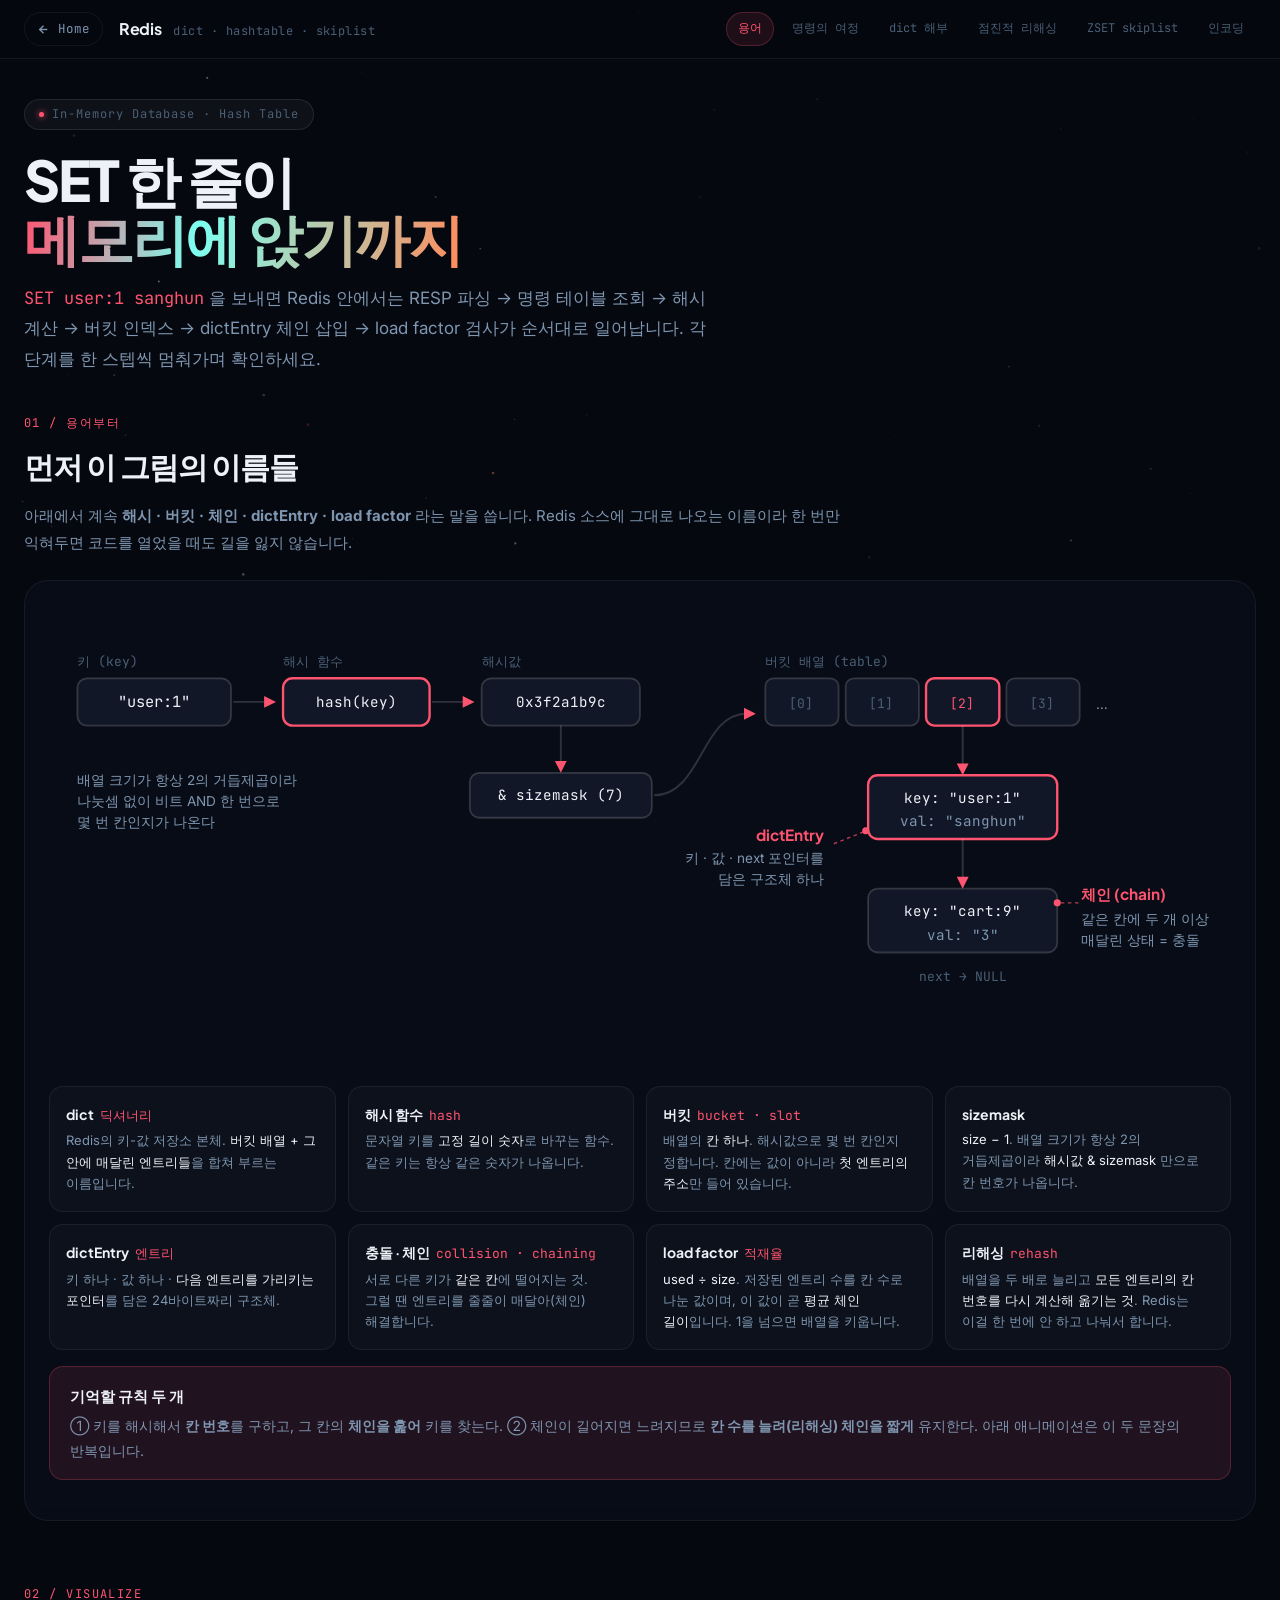
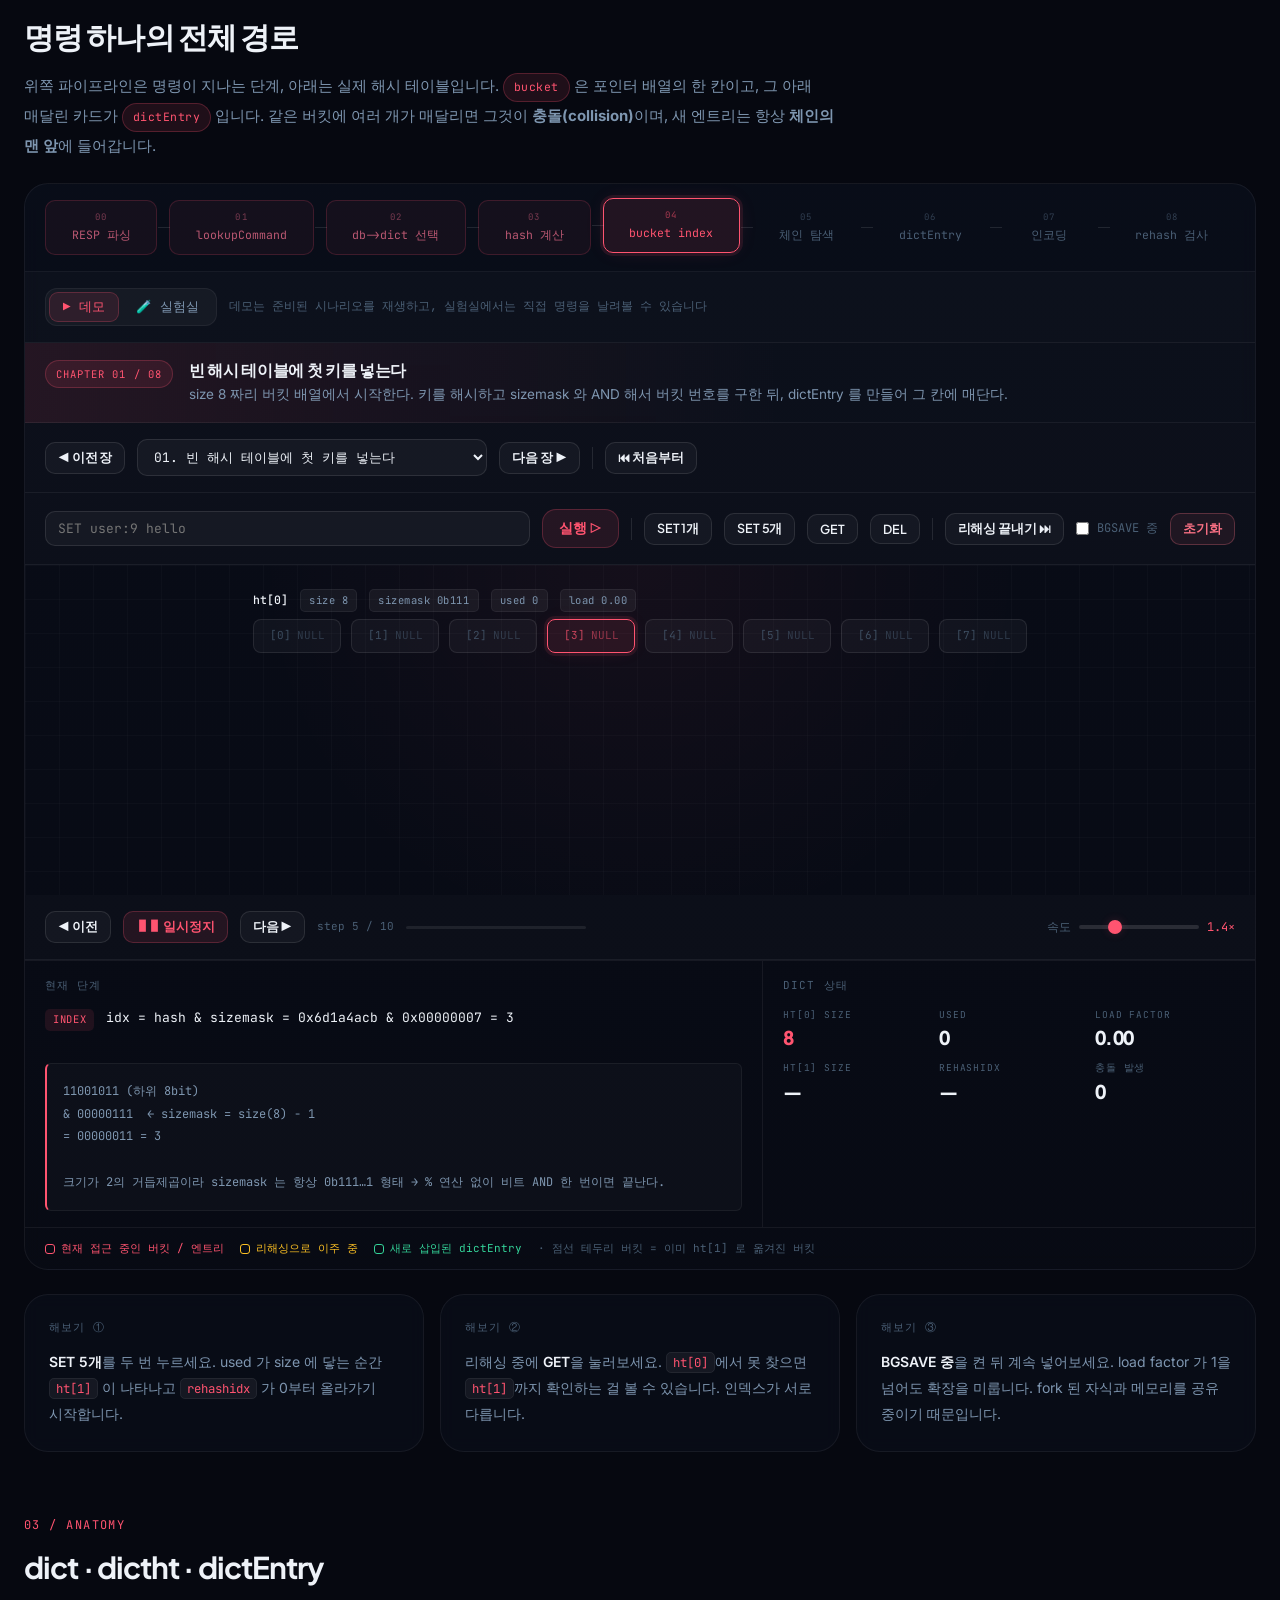
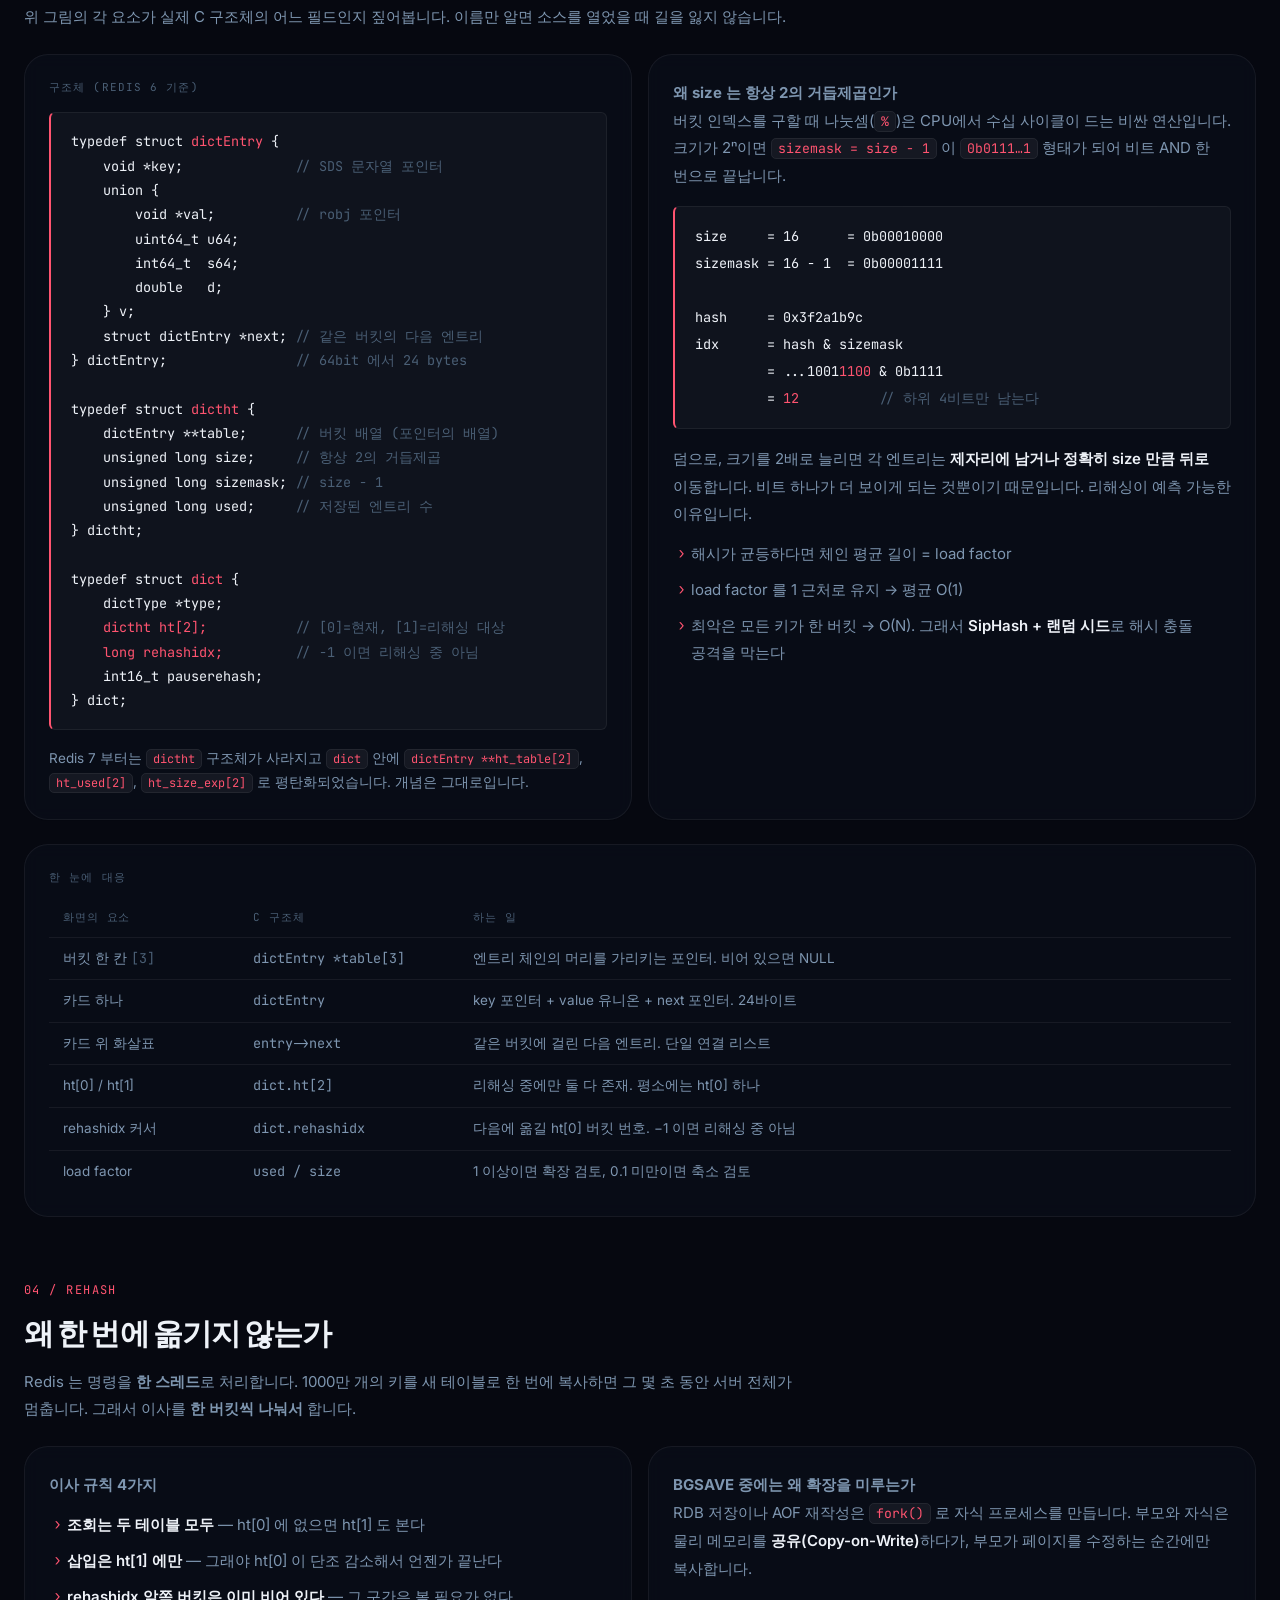
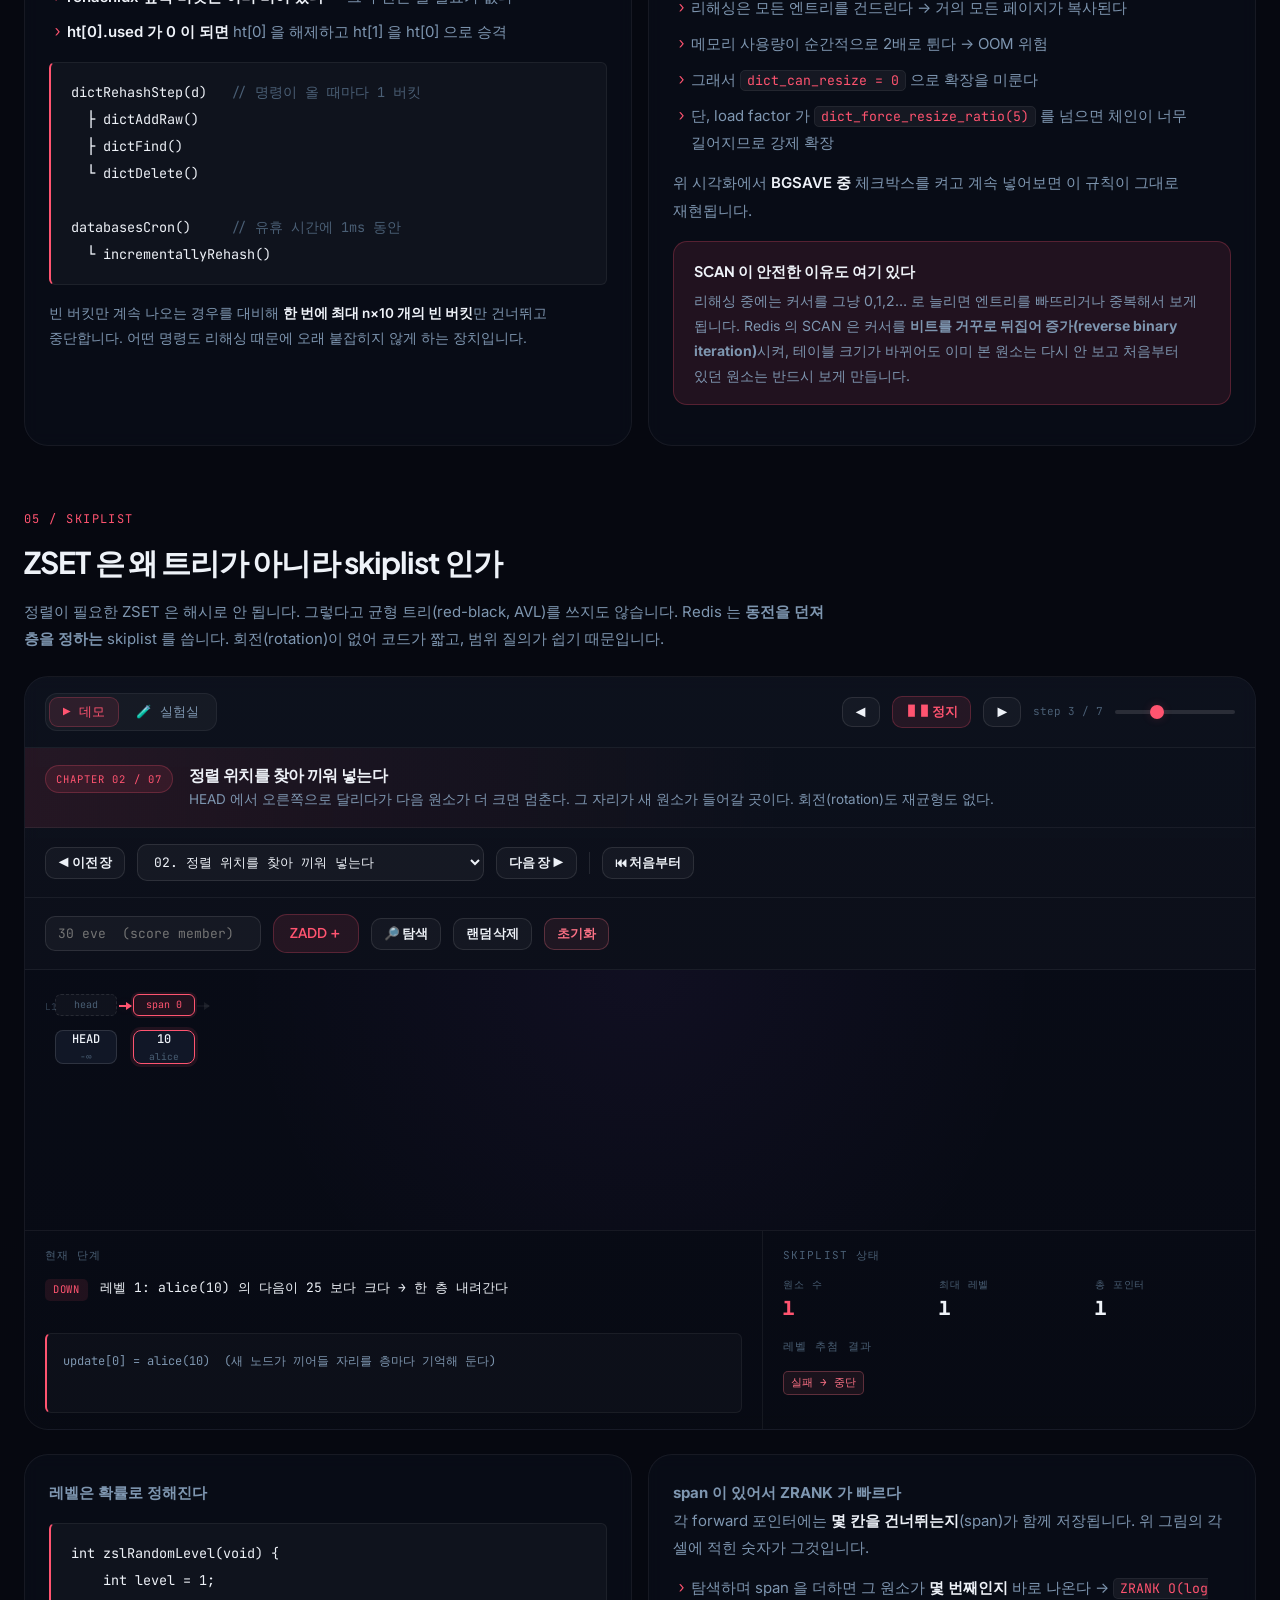
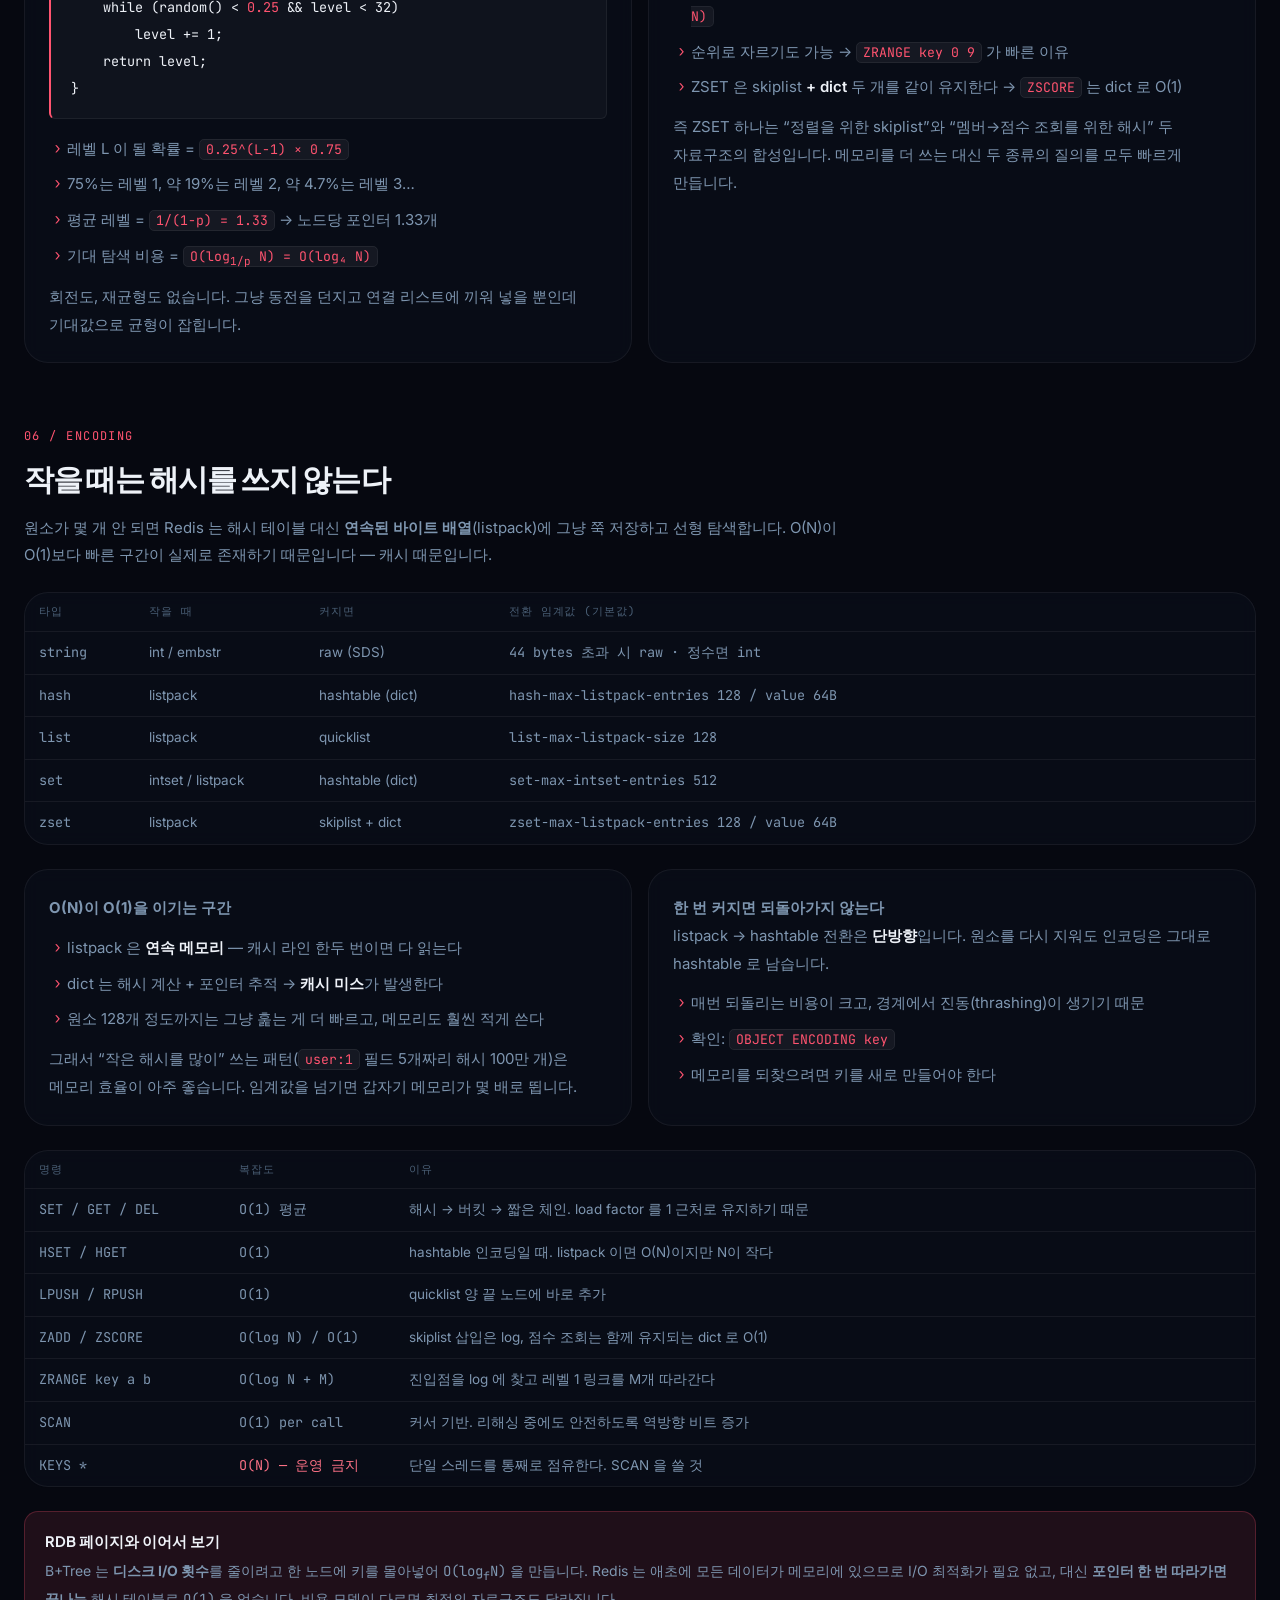
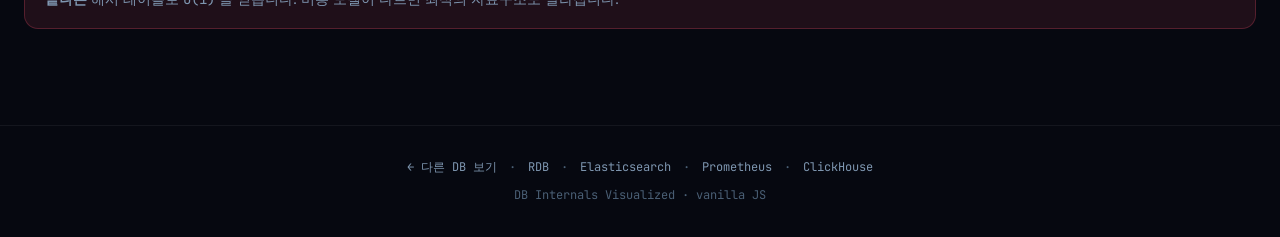
<file: redis/index.html>
<!DOCTYPE html>
<html lang="ko">
<head>
  <meta charset="UTF-8" />
  <meta name="viewport" content="width=device-width, initial-scale=1.0" />
  <title>Redis — dict · hashtable · 점진적 리해싱 시각화</title>
  <meta name="description" content="SET 명령 하나가 RESP 파싱부터 해시 계산, 버킷 인덱스, dictEntry 체인 삽입, 점진적 리해싱까지 어떤 과정을 거치는지 애니메이션으로 확인합니다." />

  <link rel="icon" href="data:image/svg+xml,<svg xmlns='http://www.w3.org/2000/svg' viewBox='0 0 100 100'><text y='.9em' font-size='90'>⚡</text></svg>" />
  <link rel="preconnect" href="https://fonts.googleapis.com" />
  <link rel="preconnect" href="https://fonts.gstatic.com" crossorigin />
  <link href="https://fonts.googleapis.com/css2?family=Plus+Jakarta+Sans:wght@600;700;800&family=Inter:wght@400;500;600&family=JetBrains+Mono:wght@400;500&display=swap" rel="stylesheet" />
  <link rel="stylesheet" href="../assets/css/base.css" />
  <link rel="stylesheet" href="../assets/css/tree.css" />
  <link rel="stylesheet" href="../assets/css/redis.css" />
  <style>:root { --accent: var(--redis); --accent-2: var(--redis-mid); --accent-dim: var(--redis-dim); --accent-border: var(--redis-border); --accent-glow: var(--redis-glow); }</style>
</head>
<body>

<canvas class="star-field" id="starField" data-colors="#ff5470,#ff8a5b" aria-hidden="true"></canvas>

<nav class="topbar">
  <a class="topbar__home" href="../">
    <svg width="13" height="13" viewBox="0 0 24 24" fill="none" stroke="currentColor" stroke-width="2.5" aria-hidden="true">
      <line x1="19" y1="12" x2="5" y2="12"></line><polyline points="12 19 5 12 12 5"></polyline>
    </svg>
    Home
  </a>
  <div class="topbar__title">Redis <span class="sub">dict · hashtable · skiplist</span></div>
  <div class="topbar__spacer"></div>
  <div class="topbar__links">
    <a class="topbar__link topbar__link--active" href="#terms">용어</a>
    <a class="topbar__link" href="#viz">명령의 여정</a>
    <a class="topbar__link" href="#struct">dict 해부</a>
    <a class="topbar__link" href="#rehash">점진적 리해싱</a>
    <a class="topbar__link" href="#skiplist">ZSET skiplist</a>
    <a class="topbar__link" href="#encoding">인코딩</a>
  </div>
</nav>

<main class="page">

  <header class="page-hero">
    <div class="eyebrow"><span class="eyebrow__dot"></span><span>In-Memory Database · Hash Table</span></div>
    <h1 class="page-title">SET 한 줄이<br /><span class="grad">메모리에 앉기까지</span></h1>
    <p class="page-sub">
      <span class="mono acc">SET user:1 sanghun</span> 을 보내면 Redis 안에서는
      RESP 파싱 → 명령 테이블 조회 → 해시 계산 → 버킷 인덱스 → dictEntry 체인 삽입 → load factor 검사가
      순서대로 일어납니다. 각 단계를 한 스텝씩 멈춰가며 확인하세요.
    </p>
  </header>

  <!-- ═══════════ 0. 용어 ═══════════ -->
  <section class="section" id="terms" style="margin-top:var(--sp-10)">
    <div class="section__head">
      <div class="section__num">01 / 용어부터</div>
      <h2 class="section__title">먼저 이 그림의 이름들</h2>
      <p class="section__desc">
        아래에서 계속 <strong>해시 · 버킷 · 체인 · dictEntry · load factor</strong> 라는 말을 씁니다.
        Redis 소스에 그대로 나오는 이름이라 한 번만 익혀두면 코드를 열었을 때도 길을 잃지 않습니다.
      </p>
    </div>

    <div class="panel">
      <div class="anatomy-wrap">
      <svg class="anatomy" viewBox="0 0 1000 390" role="img" aria-label="Redis dict 구성 요소 해부도">
        <!-- 키 → 해시 → 해시값 -->
        <text class="anat-tag" x="24" y="52">키 (key)</text>
        <rect class="anat-box" x="24" y="62" width="130" height="40" rx="8" />
        <text class="anat-key" x="89" y="83" style="font-size:13px">"user:1"</text>

        <path class="anat-edge" d="M 156 82 L 184 82" />
        <polygon class="anat-dot" points="192,82 182,77 182,87" />

        <text class="anat-tag" x="198" y="52">해시 함수</text>
        <rect class="anat-box anat-box--hi" x="198" y="62" width="124" height="40" rx="8" />
        <text class="anat-key" x="260" y="83" style="font-size:12px">hash(key)</text>

        <path class="anat-edge" d="M 324 82 L 352 82" />
        <polygon class="anat-dot" points="360,82 350,77 350,87" />

        <text class="anat-tag" x="366" y="52">해시값</text>
        <rect class="anat-box" x="366" y="62" width="134" height="40" rx="8" />
        <text class="anat-key" x="433" y="83" style="font-size:12px">0x3f2a1b9c</text>

        <!-- &amp; sizemask -->
        <path class="anat-edge" d="M 433 102 L 433 134" />
        <polygon class="anat-dot" points="433,142 428,132 438,132" />
        <rect class="anat-box" x="356" y="142" width="154" height="38" rx="8" />
        <text class="anat-key" x="433" y="162" style="font-size:12px">&amp; sizemask (7)</text>

        <text class="anat-sub" x="24" y="152">배열 크기가 항상 2의 거듭제곱이라</text>
        <text class="anat-sub" x="24" y="170">나눗셈 없이 비트 AND 한 번으로</text>
        <text class="anat-sub" x="24" y="188">몇 번 칸인지가 나온다</text>

        <path class="anat-edge" d="M 512 161 C 552 161, 552 92, 590 92" />
        <polygon class="anat-dot" points="598,92 588,87 588,97" />

        <!-- 버킷 배열 -->
        <text class="anat-tag" x="606" y="52">버킷 배열 (table)</text>
        <rect class="anat-box" x="606" y="62" width="62" height="40" rx="7" />
        <text class="anat-tag" x="626" y="87">[0]</text>
        <rect class="anat-box" x="674" y="62" width="62" height="40" rx="7" />
        <text class="anat-tag" x="694" y="87">[1]</text>
        <rect class="anat-box anat-box--hi" x="742" y="62" width="62" height="40" rx="7" />
        <text class="anat-tag" x="762" y="87" style="fill:var(--accent)">[2]</text>
        <rect class="anat-box" x="810" y="62" width="62" height="40" rx="7" />
        <text class="anat-tag" x="830" y="87">[3]</text>
        <text class="anat-sub" x="886" y="88">…</text>

        <!-- 체인 -->
        <path class="anat-edge" d="M 773 102 L 773 136" />
        <polygon class="anat-dot" points="773,144 768,134 778,134" />
        <rect class="anat-box anat-box--hi" x="693" y="144" width="160" height="54" rx="8" />
        <text class="anat-key" x="773" y="164" style="font-size:12px">key: "user:1"</text>
        <text class="anat-key" x="773" y="184" style="font-size:12px; fill:var(--text-secondary)">val: "sanghun"</text>

        <path class="anat-edge" d="M 773 198 L 773 232" />
        <polygon class="anat-dot" points="773,240 768,230 778,230" />
        <rect class="anat-box" x="693" y="240" width="160" height="54" rx="8" />
        <text class="anat-key" x="773" y="260" style="font-size:12px">key: "cart:9"</text>
        <text class="anat-key" x="773" y="280" style="font-size:12px; fill:var(--text-secondary)">val: "3"</text>
        <text class="anat-tag" x="773" y="318" text-anchor="middle">next → NULL</text>

        <!-- dictEntry -->
        <path class="anat-lead" d="M 664 202 L 689 192" />
        <circle class="anat-dot" cx="691" cy="191" r="3" />
        <text class="anat-label" x="656" y="200" text-anchor="end">dictEntry</text>
        <text class="anat-sub" x="656" y="218" text-anchor="end">키 · 값 · next 포인터를</text>
        <text class="anat-sub" x="656" y="236" text-anchor="end">담은 구조체 하나</text>

        <!-- 체인 라벨 -->
        <path class="anat-lead" d="M 871 252 L 855 252" />
        <circle class="anat-dot" cx="853" cy="252" r="3" />
        <text class="anat-label" x="873" y="250">체인 (chain)</text>
        <text class="anat-sub" x="873" y="270">같은 칸에 두 개 이상</text>
        <text class="anat-sub" x="873" y="288">매달린 상태 = 충돌</text>
      </svg>
      </div>

      <div class="terms">
        <div class="term">
          <div class="term__k"><b>dict</b> 딕셔너리</div>
          <div class="term__d">Redis의 키-값 저장소 본체. <em>버킷 배열 + 그 안에 매달린 엔트리들</em>을 합쳐 부르는 이름입니다.</div>
        </div>
        <div class="term">
          <div class="term__k"><b>해시 함수</b> hash</div>
          <div class="term__d">문자열 키를 <em>고정 길이 숫자</em>로 바꾸는 함수. 같은 키는 항상 같은 숫자가 나옵니다.</div>
        </div>
        <div class="term">
          <div class="term__k"><b>버킷</b> bucket · slot</div>
          <div class="term__d">배열의 <em>칸 하나</em>. 해시값으로 몇 번 칸인지 정합니다. 칸에는 값이 아니라 <em>첫 엔트리의 주소</em>만 들어 있습니다.</div>
        </div>
        <div class="term">
          <div class="term__k"><b>sizemask</b></div>
          <div class="term__d"><em>size − 1</em>. 배열 크기가 항상 2의 거듭제곱이라 <em>해시값 &amp; sizemask</em> 만으로 칸 번호가 나옵니다.</div>
        </div>
        <div class="term">
          <div class="term__k"><b>dictEntry</b> 엔트리</div>
          <div class="term__d">키 하나 · 값 하나 · <em>다음 엔트리를 가리키는 포인터</em>를 담은 24바이트짜리 구조체.</div>
        </div>
        <div class="term">
          <div class="term__k"><b>충돌 · 체인</b> collision · chaining</div>
          <div class="term__d">서로 다른 키가 <em>같은 칸</em>에 떨어지는 것. 그럴 땐 엔트리를 줄줄이 매달아(체인) 해결합니다.</div>
        </div>
        <div class="term">
          <div class="term__k"><b>load factor</b> 적재율</div>
          <div class="term__d"><em>used ÷ size</em>. 저장된 엔트리 수를 칸 수로 나눈 값이며, 이 값이 곧 <em>평균 체인 길이</em>입니다. 1을 넘으면 배열을 키웁니다.</div>
        </div>
        <div class="term">
          <div class="term__k"><b>리해싱</b> rehash</div>
          <div class="term__d">배열을 두 배로 늘리고 <em>모든 엔트리의 칸 번호를 다시 계산해 옮기는 것</em>. Redis는 이걸 한 번에 안 하고 나눠서 합니다.</div>
        </div>
      </div>

      <div class="callout callout--accent">
        <span class="callout__t">기억할 규칙 두 개</span>
        ① 키를 해시해서 <strong>칸 번호</strong>를 구하고, 그 칸의 <strong>체인을 훑어</strong> 키를 찾는다.
        ② 체인이 길어지면 느려지므로 <strong>칸 수를 늘려(리해싱) 체인을 짧게</strong> 유지한다. 아래 애니메이션은 이 두 문장의 반복입니다.
      </div>
    </div>
  </section>

  <!-- ═══════════ 1. 명령 파이프라인 + 해시 테이블 ═══════════ -->
  <section class="section" id="viz">
    <div class="section__head">
      <div class="section__num">02 / VISUALIZE</div>
      <h2 class="section__title">명령 하나의 전체 경로</h2>
      <p class="section__desc">
        위쪽 파이프라인은 명령이 지나는 단계, 아래는 실제 해시 테이블입니다.
        <span class="badge">bucket</span> 은 포인터 배열의 한 칸이고, 그 아래 매달린 카드가 <span class="badge">dictEntry</span> 입니다.
        같은 버킷에 여러 개가 매달리면 그것이 <strong>충돌(collision)</strong>이며, 새 엔트리는 항상 <strong>체인의 맨 앞</strong>에 들어갑니다.
      </p>
    </div>

    <div class="viz">
      <div class="pipe" id="pipe"></div>

      <div class="viz__bar">
        <div class="segmented" id="rUiToggle" role="group" aria-label="보기 모드">
          <button type="button" data-ui="demo" aria-pressed="true">▶ 데모</button>
          <button type="button" data-ui="lab" aria-pressed="false">🧪 실험실</button>
        </div>
        <span class="mono muted" style="font-size:11.5px">데모는 준비된 시나리오를 재생하고, 실험실에서는 직접 명령을 날려볼 수 있습니다</span>
      </div>

      <div class="chapter-bar r-demo">
        <div class="chapter-bar__no" id="rChapNo">CHAPTER 01 / 08</div>
        <div class="chapter-bar__body">
          <div class="chapter-bar__t" id="rChapTitle">—</div>
          <div class="chapter-bar__d" id="rChapNote">—</div>
        </div>
      </div>

      <div class="viz__bar r-demo">
        <button class="btn btn--sm" id="rChapPrev" type="button">◀ 이전 장</button>
        <select class="select" id="rChapSel" aria-label="시나리오 장 선택" style="min-width:250px"></select>
        <button class="btn btn--sm" id="rChapNext" type="button">다음 장 ▶</button>
        <div class="viz__sep" aria-hidden="true"></div>
        <button class="btn btn--sm" id="rRestart" type="button">⏮ 처음부터</button>
      </div>

      <div class="viz__bar r-lab" hidden>
        <input class="input" id="rCmd" type="text" placeholder="SET user:9 hello" style="min-width:250px;flex:1" aria-label="Redis 명령" />
        <button class="btn btn--primary" id="rRun" type="button">실행 ▷</button>
        <div class="viz__sep" aria-hidden="true"></div>
        <button class="btn btn--sm" id="rSet" type="button">SET 1개</button>
        <button class="btn btn--sm" id="rSet5" type="button">SET 5개</button>
        <button class="btn btn--sm" id="rGet" type="button">GET</button>
        <button class="btn btn--sm" id="rDel" type="button">DEL</button>
        <div class="viz__sep" aria-hidden="true"></div>
        <button class="btn btn--sm" id="rFinish" type="button">리해싱 끝내기 ⏭</button>
        <label class="field" style="cursor:pointer">
          <input type="checkbox" id="rBgsave" /> BGSAVE 중
        </label>
        <button class="btn btn--sm btn--danger" id="rReset" type="button">초기화</button>
      </div>

      <div class="htab-stage" id="htStage">
        <div class="htab-frame">
          <div class="htab-world" id="htWorld"></div>
        </div>
      </div>

      <div class="viz__bar">
        <button class="btn btn--sm" id="rPrev" type="button">◀ 이전</button>
        <button class="btn btn--sm btn--primary" id="rPlay" type="button">▶ 재생</button>
        <button class="btn btn--sm" id="rNext" type="button">다음 ▶</button>
        <span class="mono muted" id="rStep" style="font-size:11px">step 0 / 0</span>
        <span class="narr__bar" style="max-width:180px"><span class="narr__bar-fill" id="rBar"></span></span>
        <div class="topbar__spacer"></div>
        <label class="field">속도
          <input type="range" id="rSpeed" min="0.4" max="4" step="0.2" value="1.4" aria-label="속도" />
          <span class="mono acc" id="rSpeedVal">1.4×</span>
        </label>
      </div>

      <div class="viz__foot">
        <div class="viz__narration">
          <div class="panel__label">현재 단계</div>
          <div class="narr"><span class="narr__kind" id="rKind">idle</span><span id="rMsg">명령을 실행해 보세요</span></div>
          <div class="hashbox mt3" id="rDetail">—</div>
        </div>
        <div class="viz__counters">
          <div class="panel__label">dict 상태</div>
          <div class="mini-stats">
            <div><div class="mini-stat__k">ht[0] size</div><div class="mini-stat__v acc" id="rSize">4</div></div>
            <div><div class="mini-stat__k">used</div><div class="mini-stat__v" id="rUsed">0</div></div>
            <div><div class="mini-stat__k">load factor</div><div class="mini-stat__v" id="rLoad">0.00</div></div>
            <div><div class="mini-stat__k">ht[1] size</div><div class="mini-stat__v" id="rHt1">—</div></div>
            <div><div class="mini-stat__k">rehashidx</div><div class="mini-stat__v" id="rIdx">—</div></div>
            <div><div class="mini-stat__k">충돌 발생</div><div class="mini-stat__v" id="rColl">0</div></div>
          </div>
        </div>
      </div>

      <div class="legend">
        <span class="lg-active"><i></i>현재 접근 중인 버킷 / 엔트리</span>
        <span class="lg-over"><i></i>리해싱으로 이주 중</span>
        <span class="lg-new"><i></i>새로 삽입된 dictEntry</span>
        <span class="muted">· 점선 테두리 버킷 = 이미 ht[1] 로 옮겨진 버킷</span>
      </div>
    </div>

    <div class="grid grid--3 mt6">
      <div class="panel">
        <div class="panel__label">해보기 ①</div>
        <p class="prose" style="font-size:14px"><strong>SET 5개</strong>를 두 번 누르세요. used 가 size 에 닿는 순간
        <code>ht[1]</code> 이 나타나고 <code>rehashidx</code> 가 0부터 올라가기 시작합니다.</p>
      </div>
      <div class="panel">
        <div class="panel__label">해보기 ②</div>
        <p class="prose" style="font-size:14px">리해싱 중에 <strong>GET</strong>을 눌러보세요.
        <code>ht[0]</code>에서 못 찾으면 <code>ht[1]</code>까지 확인하는 걸 볼 수 있습니다. 인덱스가 서로 다릅니다.</p>
      </div>
      <div class="panel">
        <div class="panel__label">해보기 ③</div>
        <p class="prose" style="font-size:14px"><strong>BGSAVE 중</strong>을 켠 뒤 계속 넣어보세요.
        load factor 가 1을 넘어도 확장을 미룹니다. fork 된 자식과 메모리를 공유 중이기 때문입니다.</p>
      </div>
    </div>
  </section>

  <!-- ═══════════ 2. 구조체 해부 ═══════════ -->
  <section class="section" id="struct">
    <div class="section__head">
      <div class="section__num">03 / ANATOMY</div>
      <h2 class="section__title">dict · dictht · dictEntry</h2>
      <p class="section__desc">
        위 그림의 각 요소가 실제 C 구조체의 어느 필드인지 짚어봅니다. 이름만 알면 소스를 열었을 때 길을 잃지 않습니다.
      </p>
    </div>

    <div class="grid grid--2">
      <div class="panel">
        <div class="panel__label">구조체 (Redis 6 기준)</div>
        <div class="math" style="line-height:1.8">typedef struct <span class="hi">dictEntry</span> {
    void *key;              <span class="cm">// SDS 문자열 포인터</span>
    union {
        void *val;          <span class="cm">// robj 포인터</span>
        uint64_t u64;
        int64_t  s64;
        double   d;
    } v;
    struct dictEntry *next; <span class="cm">// 같은 버킷의 다음 엔트리</span>
} dictEntry;                <span class="cm">// 64bit 에서 24 bytes</span>

typedef struct <span class="hi">dictht</span> {
    dictEntry **table;      <span class="cm">// 버킷 배열 (포인터의 배열)</span>
    unsigned long size;     <span class="cm">// 항상 2의 거듭제곱</span>
    unsigned long sizemask; <span class="cm">// size - 1</span>
    unsigned long used;     <span class="cm">// 저장된 엔트리 수</span>
} dictht;

typedef struct <span class="hi">dict</span> {
    dictType *type;
    <span class="hi">dictht ht[2];</span>           <span class="cm">// [0]=현재, [1]=리해싱 대상</span>
    <span class="hi">long rehashidx;</span>         <span class="cm">// -1 이면 리해싱 중 아님</span>
    int16_t pauserehash;
} dict;</div>
        <p class="prose" style="font-size:13.5px">
          Redis 7 부터는 <code>dictht</code> 구조체가 사라지고 <code>dict</code> 안에
          <code>dictEntry **ht_table[2]</code>, <code>ht_used[2]</code>, <code>ht_size_exp[2]</code> 로 평탄화되었습니다.
          개념은 그대로입니다.
        </p>
      </div>

      <div class="panel">
        <h4 class="prose" style="margin-top:0">왜 size 는 항상 2의 거듭제곱인가</h4>
        <div class="prose">
          <p>버킷 인덱스를 구할 때 나눗셈(<code>%</code>)은 CPU에서 수십 사이클이 드는 비싼 연산입니다.
          크기가 2ⁿ이면 <code>sizemask = size − 1</code> 이 <code>0b0111…1</code> 형태가 되어 비트 AND 한 번으로 끝납니다.</p>
        </div>
        <div class="math">size     = 16      = 0b00010000
sizemask = 16 − 1  = 0b00001111

hash     = 0x3f2a1b9c
idx      = hash & sizemask
         = ...1001<span class="hi">1100</span> & 0b1111
         = <span class="hi">12</span>          <span class="cm">// 하위 4비트만 남는다</span></div>
        <div class="prose">
          <p>덤으로, 크기를 2배로 늘리면 각 엔트리는 <strong>제자리에 남거나 정확히 size 만큼 뒤로</strong> 이동합니다.
          비트 하나가 더 보이게 되는 것뿐이기 때문입니다. 리해싱이 예측 가능한 이유입니다.</p>
          <ul>
            <li>해시가 균등하다면 체인 평균 길이 = load factor</li>
            <li>load factor 를 1 근처로 유지 → 평균 O(1)</li>
            <li>최악은 모든 키가 한 버킷 → O(N). 그래서 <strong>SipHash + 랜덤 시드</strong>로 해시 충돌 공격을 막는다</li>
          </ul>
        </div>
      </div>
    </div>

    <div class="panel mt6">
      <div class="panel__label">한 눈에 대응</div>
      <div class="tbl-wrap">
        <table class="tbl">
          <thead><tr><th style="width:190px">화면의 요소</th><th style="width:220px">C 구조체</th><th>하는 일</th></tr></thead>
          <tbody>
            <tr><td>버킷 한 칸 <span class="mono muted">[3]</span></td><td class="mono">dictEntry *table[3]</td><td>엔트리 체인의 머리를 가리키는 포인터. 비어 있으면 NULL</td></tr>
            <tr><td>카드 하나</td><td class="mono">dictEntry</td><td>key 포인터 + value 유니온 + next 포인터. 24바이트</td></tr>
            <tr><td>카드 위 화살표</td><td class="mono">entry-&gt;next</td><td>같은 버킷에 걸린 다음 엔트리. 단일 연결 리스트</td></tr>
            <tr><td>ht[0] / ht[1]</td><td class="mono">dict.ht[2]</td><td>리해싱 중에만 둘 다 존재. 평소에는 ht[0] 하나</td></tr>
            <tr><td>rehashidx 커서</td><td class="mono">dict.rehashidx</td><td>다음에 옮길 ht[0] 버킷 번호. −1 이면 리해싱 중 아님</td></tr>
            <tr><td>load factor</td><td class="mono">used / size</td><td>1 이상이면 확장 검토, 0.1 미만이면 축소 검토</td></tr>
          </tbody>
        </table>
      </div>
    </div>
  </section>

  <!-- ═══════════ 3. 점진적 리해싱 ═══════════ -->
  <section class="section" id="rehash">
    <div class="section__head">
      <div class="section__num">04 / REHASH</div>
      <h2 class="section__title">왜 한 번에 옮기지 않는가</h2>
      <p class="section__desc">
        Redis 는 명령을 <strong>한 스레드</strong>로 처리합니다. 1000만 개의 키를 새 테이블로 한 번에 복사하면
        그 몇 초 동안 서버 전체가 멈춥니다. 그래서 이사를 <strong>한 버킷씩 나눠서</strong> 합니다.
      </p>
    </div>

    <div class="grid grid--2">
      <div class="panel">
        <h4 class="prose" style="margin-top:0">이사 규칙 4가지</h4>
        <div class="prose">
          <ul>
            <li><strong>조회는 두 테이블 모두</strong> — ht[0] 에 없으면 ht[1] 도 본다</li>
            <li><strong>삽입은 ht[1] 에만</strong> — 그래야 ht[0] 이 단조 감소해서 언젠가 끝난다</li>
            <li><strong>rehashidx 앞쪽 버킷은 이미 비어 있다</strong> — 그 구간은 볼 필요가 없다</li>
            <li><strong>ht[0].used 가 0 이 되면</strong> ht[0] 을 해제하고 ht[1] 을 ht[0] 으로 승격</li>
          </ul>
        </div>
        <div class="math">dictRehashStep(d)   <span class="cm">// 명령이 올 때마다 1 버킷</span>
  ├ dictAddRaw()
  ├ dictFind()
  └ dictDelete()

databasesCron()     <span class="cm">// 유휴 시간에 1ms 동안</span>
  └ incrementallyRehash()</div>
        <p class="prose" style="font-size:13.5px">
          빈 버킷만 계속 나오는 경우를 대비해 <strong>한 번에 최대 n×10 개의 빈 버킷</strong>만 건너뛰고 중단합니다.
          어떤 명령도 리해싱 때문에 오래 붙잡히지 않게 하는 장치입니다.
        </p>
      </div>

      <div class="panel">
        <h4 class="prose" style="margin-top:0">BGSAVE 중에는 왜 확장을 미루는가</h4>
        <div class="prose">
          <p>RDB 저장이나 AOF 재작성은 <code>fork()</code> 로 자식 프로세스를 만듭니다.
          부모와 자식은 물리 메모리를 <strong>공유(Copy-on-Write)</strong>하다가, 부모가 페이지를 수정하는 순간에만 복사합니다.</p>
          <ul>
            <li>리해싱은 모든 엔트리를 건드린다 → 거의 모든 페이지가 복사된다</li>
            <li>메모리 사용량이 순간적으로 2배로 튄다 → OOM 위험</li>
            <li>그래서 <code>dict_can_resize = 0</code> 으로 확장을 미룬다</li>
            <li>단, load factor 가 <code>dict_force_resize_ratio(5)</code> 를 넘으면 체인이 너무 길어지므로 강제 확장</li>
          </ul>
          <p>위 시각화에서 <strong>BGSAVE 중</strong> 체크박스를 켜고 계속 넣어보면 이 규칙이 그대로 재현됩니다.</p>
        </div>
        <div class="callout callout--accent">
          <span class="callout__t">SCAN 이 안전한 이유도 여기 있다</span>
          리해싱 중에는 커서를 그냥 0,1,2… 로 늘리면 엔트리를 빠뜨리거나 중복해서 보게 됩니다.
          Redis 의 SCAN 은 커서를 <strong>비트를 거꾸로 뒤집어 증가(reverse binary iteration)</strong>시켜,
          테이블 크기가 바뀌어도 이미 본 원소는 다시 안 보고 처음부터 있던 원소는 반드시 보게 만듭니다.
        </div>
      </div>
    </div>
  </section>

  <!-- ═══════════ 4. Skiplist ═══════════ -->
  <section class="section" id="skiplist">
    <div class="section__head">
      <div class="section__num">05 / SKIPLIST</div>
      <h2 class="section__title">ZSET 은 왜 트리가 아니라 skiplist 인가</h2>
      <p class="section__desc">
        정렬이 필요한 ZSET 은 해시로 안 됩니다. 그렇다고 균형 트리(red-black, AVL)를 쓰지도 않습니다.
        Redis 는 <strong>동전을 던져 층을 정하는</strong> skiplist 를 씁니다. 회전(rotation)이 없어 코드가 짧고, 범위 질의가 쉽기 때문입니다.
      </p>
    </div>

    <div class="viz">
      <div class="viz__bar">
        <div class="segmented" id="slUiToggle" role="group" aria-label="보기 모드">
          <button type="button" data-ui="demo" aria-pressed="true">▶ 데모</button>
          <button type="button" data-ui="lab" aria-pressed="false">🧪 실험실</button>
        </div>
        <div class="topbar__spacer"></div>
        <button class="btn btn--sm" id="slPrev" type="button">◀</button>
        <button class="btn btn--sm btn--primary" id="slPlay" type="button">▶ 재생</button>
        <button class="btn btn--sm" id="slNext" type="button">▶</button>
        <span class="mono muted" id="slStep" style="font-size:11px">step 0 / 0</span>
        <input type="range" id="slSpeed" min="0.4" max="4" step="0.2" value="1.6" aria-label="속도" />
      </div>

      <div class="chapter-bar sl-demo">
        <div class="chapter-bar__no" id="slChapNo">CHAPTER 01 / 07</div>
        <div class="chapter-bar__body">
          <div class="chapter-bar__t" id="slChapTitle">—</div>
          <div class="chapter-bar__d" id="slChapNote">—</div>
        </div>
      </div>

      <div class="viz__bar sl-demo">
        <button class="btn btn--sm" id="slChapPrev" type="button">◀ 이전 장</button>
        <select class="select" id="slChapSel" aria-label="시나리오 장 선택" style="min-width:250px"></select>
        <button class="btn btn--sm" id="slChapNext" type="button">다음 장 ▶</button>
        <div class="viz__sep" aria-hidden="true"></div>
        <button class="btn btn--sm" id="slRestart" type="button">⏮ 처음부터</button>
      </div>

      <div class="viz__bar sl-lab" hidden>
        <input class="input" id="slInput" type="text" placeholder="30 eve  (score member)" style="min-width:190px" aria-label="score member" />
        <button class="btn btn--primary" id="slAdd" type="button">ZADD ＋</button>
        <button class="btn btn--sm" id="slFind" type="button">🔎 탐색</button>
        <button class="btn btn--sm" id="slDel" type="button">랜덤 삭제</button>
        <button class="btn btn--sm btn--danger" id="slReset" type="button">초기화</button>
      </div>

      <div class="sl-stage" id="slStage">
        <div style="position:relative;width:100%">
          <div class="sl-world" id="slWorld"></div>
        </div>
      </div>

      <div class="viz__foot">
        <div class="viz__narration">
          <div class="panel__label">현재 단계</div>
          <div class="narr"><span class="narr__kind" id="slKind">idle</span><span id="slMsg">ZADD 로 원소를 넣어보세요</span></div>
          <div class="hashbox mt3" id="slDetail" style="min-height:80px">—</div>
        </div>
        <div class="viz__counters">
          <div class="panel__label">skiplist 상태</div>
          <div class="mini-stats">
            <div><div class="mini-stat__k">원소 수</div><div class="mini-stat__v acc" id="slLen">0</div></div>
            <div><div class="mini-stat__k">최대 레벨</div><div class="mini-stat__v" id="slLevel">1</div></div>
            <div><div class="mini-stat__k">총 포인터</div><div class="mini-stat__v" id="slPtr">0</div></div>
          </div>
          <div class="panel__label mt4">레벨 추첨 결과</div>
          <div class="dice" id="slDice"></div>
        </div>
      </div>
    </div>

    <div class="grid grid--2 mt6">
      <div class="panel">
        <h4 class="prose" style="margin-top:0">레벨은 확률로 정해진다</h4>
        <div class="math">int zslRandomLevel(void) {
    int level = 1;
    while (random() &lt; <span class="hi">0.25</span> && level &lt; 32)
        level += 1;
    return level;
}</div>
        <div class="prose">
          <ul>
            <li>레벨 L 이 될 확률 = <code>0.25^(L−1) × 0.75</code></li>
            <li>75%는 레벨 1, 약 19%는 레벨 2, 약 4.7%는 레벨 3…</li>
            <li>평균 레벨 = <code>1/(1−p) = 1.33</code> → 노드당 포인터 1.33개</li>
            <li>기대 탐색 비용 = <code>O(log<sub>1/p</sub> N) = O(log₄ N)</code></li>
          </ul>
          <p>회전도, 재균형도 없습니다. 그냥 동전을 던지고 연결 리스트에 끼워 넣을 뿐인데 기대값으로 균형이 잡힙니다.</p>
        </div>
      </div>

      <div class="panel">
        <h4 class="prose" style="margin-top:0">span 이 있어서 ZRANK 가 빠르다</h4>
        <div class="prose">
          <p>각 forward 포인터에는 <strong>몇 칸을 건너뛰는지</strong>(span)가 함께 저장됩니다.
          위 그림의 각 셀에 적힌 숫자가 그것입니다.</p>
          <ul>
            <li>탐색하며 span 을 더하면 그 원소가 <strong>몇 번째인지</strong> 바로 나온다 → <code>ZRANK O(log N)</code></li>
            <li>순위로 자르기도 가능 → <code>ZRANGE key 0 9</code> 가 빠른 이유</li>
            <li>ZSET 은 skiplist <strong>+ dict</strong> 두 개를 같이 유지한다 → <code>ZSCORE</code> 는 dict 로 O(1)</li>
          </ul>
          <p>즉 ZSET 하나는 “정렬을 위한 skiplist”와 “멤버→점수 조회를 위한 해시” 두 자료구조의 합성입니다. 메모리를 더 쓰는 대신 두 종류의 질의를 모두 빠르게 만듭니다.</p>
        </div>
      </div>
    </div>
  </section>

  <!-- ═══════════ 5. 인코딩 ═══════════ -->
  <section class="section" id="encoding">
    <div class="section__head">
      <div class="section__num">06 / ENCODING</div>
      <h2 class="section__title">작을 때는 해시를 쓰지 않는다</h2>
      <p class="section__desc">
        원소가 몇 개 안 되면 Redis 는 해시 테이블 대신 <strong>연속된 바이트 배열</strong>(listpack)에 그냥 쭉 저장하고 선형 탐색합니다.
        O(N)이 O(1)보다 빠른 구간이 실제로 존재하기 때문입니다 — 캐시 때문입니다.
      </p>
    </div>

    <div class="panel panel--flush">
      <div class="tbl-wrap">
        <table class="tbl">
          <thead><tr><th style="width:110px">타입</th><th style="width:170px">작을 때</th><th style="width:190px">커지면</th><th>전환 임계값 (기본값)</th></tr></thead>
          <tbody>
            <tr><td class="mono">string</td><td>int / embstr</td><td>raw (SDS)</td><td class="mono">44 bytes 초과 시 raw · 정수면 int</td></tr>
            <tr><td class="mono">hash</td><td>listpack</td><td>hashtable (dict)</td><td class="mono">hash-max-listpack-entries 128 / value 64B</td></tr>
            <tr><td class="mono">list</td><td>listpack</td><td>quicklist</td><td class="mono">list-max-listpack-size 128</td></tr>
            <tr><td class="mono">set</td><td>intset / listpack</td><td>hashtable (dict)</td><td class="mono">set-max-intset-entries 512</td></tr>
            <tr><td class="mono">zset</td><td>listpack</td><td>skiplist + dict</td><td class="mono">zset-max-listpack-entries 128 / value 64B</td></tr>
          </tbody>
        </table>
      </div>
    </div>

    <div class="grid grid--2 mt6">
      <div class="panel">
        <h4 class="prose" style="margin-top:0">O(N)이 O(1)을 이기는 구간</h4>
        <div class="prose">
          <ul>
            <li>listpack 은 <strong>연속 메모리</strong> — 캐시 라인 한두 번이면 다 읽는다</li>
            <li>dict 는 해시 계산 + 포인터 추적 → <strong>캐시 미스</strong>가 발생한다</li>
            <li>원소 128개 정도까지는 그냥 훑는 게 더 빠르고, 메모리도 훨씬 적게 쓴다</li>
          </ul>
          <p>그래서 “작은 해시를 많이” 쓰는 패턴(<code>user:1</code> 필드 5개짜리 해시 100만 개)은
          메모리 효율이 아주 좋습니다. 임계값을 넘기면 갑자기 메모리가 몇 배로 뜁니다.</p>
        </div>
      </div>
      <div class="panel">
        <h4 class="prose" style="margin-top:0">한 번 커지면 되돌아가지 않는다</h4>
        <div class="prose">
          <p>listpack → hashtable 전환은 <strong>단방향</strong>입니다. 원소를 다시 지워도 인코딩은 그대로 hashtable 로 남습니다.</p>
          <ul>
            <li>매번 되돌리는 비용이 크고, 경계에서 진동(thrashing)이 생기기 때문</li>
            <li>확인: <code>OBJECT ENCODING key</code></li>
            <li>메모리를 되찾으려면 키를 새로 만들어야 한다</li>
          </ul>
        </div>
      </div>
    </div>

    <div class="panel panel--flush mt6">
      <div class="tbl-wrap">
        <table class="tbl">
          <thead><tr><th style="width:200px">명령</th><th style="width:170px">복잡도</th><th>이유</th></tr></thead>
          <tbody>
            <tr><td class="mono">SET / GET / DEL</td><td class="mono acc">O(1) 평균</td><td>해시 → 버킷 → 짧은 체인. load factor 를 1 근처로 유지하기 때문</td></tr>
            <tr><td class="mono">HSET / HGET</td><td class="mono acc">O(1)</td><td>hashtable 인코딩일 때. listpack 이면 O(N)이지만 N이 작다</td></tr>
            <tr><td class="mono">LPUSH / RPUSH</td><td class="mono acc">O(1)</td><td>quicklist 양 끝 노드에 바로 추가</td></tr>
            <tr><td class="mono">ZADD / ZSCORE</td><td class="mono acc">O(log N) / O(1)</td><td>skiplist 삽입은 log, 점수 조회는 함께 유지되는 dict 로 O(1)</td></tr>
            <tr><td class="mono">ZRANGE key a b</td><td class="mono acc">O(log N + M)</td><td>진입점을 log 에 찾고 레벨 1 링크를 M개 따라간다</td></tr>
            <tr><td class="mono">SCAN</td><td class="mono">O(1) per call</td><td>커서 기반. 리해싱 중에도 안전하도록 역방향 비트 증가</td></tr>
            <tr><td class="mono">KEYS *</td><td class="mono" style="color:var(--hot)">O(N) — 운영 금지</td><td>단일 스레드를 통째로 점유한다. SCAN 을 쓸 것</td></tr>
          </tbody>
        </table>
      </div>
    </div>

    <div class="callout callout--accent mt6">
      <span class="callout__t">RDB 페이지와 이어서 보기</span>
      B+Tree 는 <strong>디스크 I/O 횟수</strong>를 줄이려고 한 노드에 키를 몰아넣어 <span class="mono">O(log<sub>f</sub>N)</span> 을 만듭니다.
      Redis 는 애초에 모든 데이터가 메모리에 있으므로 I/O 최적화가 필요 없고, 대신 <strong>포인터 한 번 따라가면 끝나는</strong>
      해시 테이블로 <span class="mono">O(1)</span> 을 얻습니다. 비용 모델이 다르면 최적의 자료구조도 달라집니다.
    </div>
  </section>

</main>

<footer class="site-footer">
  <div class="flex center gap3 wrap" style="justify-content:center">
    <a href="../">← 다른 DB 보기</a>
    <span class="muted">·</span>
    <a href="../rdb/">RDB</a>
    <span class="muted">·</span>
    <a href="../elasticsearch/">Elasticsearch</a>
    <span class="muted">·</span>
    <a href="../prometheus/">Prometheus</a>
    <span class="muted">·</span>
    <a href="../clickhouse/">ClickHouse</a>
  </div>
  <p class="muted">DB Internals Visualized · vanilla JS</p>
</footer>

<script src="../assets/js/starfield.js"></script>
<script src="../assets/js/redis-dict.js"></script>
<script src="../assets/js/redis-viz.js"></script>
<script src="../assets/js/skiplist.js"></script>
<script src="../assets/js/skiplist-viz.js"></script>
</body>
</html>
</file>
<file: assets/css/base.css>
/* ═══════════════════════════════════════════════════════════
   DB Internals Visualized — Base Theme
   Design: Deep space console · precise glows · refined motion
═══════════════════════════════════════════════════════════ */

/* ─────────────────────────────────
   Design Tokens
───────────────────────────────── */
:root {
  /* Base */
  --bg-void:       #060810;
  --bg-surface:    #0a0e1a;
  --bg-panel:      rgba(10, 14, 26, 0.72);
  --bg-panel-2:    rgba(14, 19, 34, 0.92);
  --bg-card:       rgba(10, 14, 26, 0.75);
  --bg-card-hover: rgba(12, 17, 32, 0.92);
  --bg-border:     rgba(255, 255, 255, 0.06);
  --bg-border-2:   rgba(255, 255, 255, 0.10);

  /* Accent — RDB (teal) */
  --rdb:           #00d9c0;
  --rdb-mid:       #00b8a3;
  --rdb-dim:       rgba(0, 217, 192, 0.10);
  --rdb-border:    rgba(0, 217, 192, 0.24);
  --rdb-border-h:  rgba(0, 217, 192, 0.55);
  --rdb-glow:      rgba(0, 217, 192, 0.18);

  /* Accent — Redis (rose) */
  --redis:         #ff5470;
  --redis-mid:     #ff8a5b;
  --redis-dim:     rgba(255, 84, 112, 0.10);
  --redis-border:  rgba(255, 84, 112, 0.24);
  --redis-border-h:rgba(255, 84, 112, 0.55);
  --redis-glow:    rgba(255, 84, 112, 0.18);

  /* Accent — Elasticsearch (violet → blue) */
  --es:            #a855f7;
  --es-b:          #3b82f6;
  --es-mid:        #7c3aed;
  --es-dim:        rgba(168, 85, 247, 0.10);
  --es-border:     rgba(168, 85, 247, 0.24);
  --es-border-h:   rgba(168, 85, 247, 0.55);
  --es-glow:       rgba(168, 85, 247, 0.18);

  /* Accent — Prometheus (orange → amber) */
  --prom:          #ff7a45;
  --prom-b:        #fbbf24;
  --prom-mid:      #f97316;
  --prom-dim:      rgba(255, 122, 69, 0.10);
  --prom-border:   rgba(255, 122, 69, 0.24);
  --prom-border-h: rgba(255, 122, 69, 0.55);
  --prom-glow:     rgba(255, 122, 69, 0.18);

  /* Accent — ClickHouse (yellow → lime) */
  --ch:            #facc15;
  --ch-b:          #84cc16;
  --ch-mid:        #eab308;
  --ch-dim:        rgba(250, 204, 21, 0.10);
  --ch-border:     rgba(250, 204, 21, 0.24);
  --ch-border-h:   rgba(250, 204, 21, 0.55);
  --ch-glow:       rgba(250, 204, 21, 0.18);

  /* Semantic */
  --ok:            #34d399;
  --warn:          #fbbf24;
  --hot:           #fb7185;

  /* Text */
  --text-primary:   #eef2f8;
  --text-secondary: #7e96b0;
  --text-muted:     #4a5f75;

  /* Page accent (overridden per page) */
  --accent:        var(--rdb);
  --accent-2:      var(--rdb-mid);
  --accent-dim:    var(--rdb-dim);
  --accent-border: var(--rdb-border);
  --accent-glow:   var(--rdb-glow);

  /* Typography */
  --font-display: 'Plus Jakarta Sans', -apple-system, BlinkMacSystemFont, sans-serif;
  --font-body:    'Inter', -apple-system, BlinkMacSystemFont, 'Apple SD Gothic Neo', sans-serif;
  --font-mono:    'JetBrains Mono', ui-monospace, SFMono-Regular, Menlo, monospace;

  /* Spacing */
  --sp-1: 4px;  --sp-2: 8px;  --sp-3: 12px; --sp-4: 16px;
  --sp-5: 20px; --sp-6: 24px; --sp-8: 32px; --sp-10: 40px;
  --sp-12: 48px; --sp-16: 64px; --sp-20: 80px;

  /* Shape */
  --radius-sm: 6px;
  --radius-md: 14px;
  --radius-lg: 24px;
  --radius-xl: 32px;

  /* Motion */
  --ease-out:  cubic-bezier(0.16, 1, 0.3, 1);
  --ease-snap: cubic-bezier(0.34, 1.56, 0.64, 1);
}

/* ─────────────────────────────────
   Reset
───────────────────────────────── */
*, *::before, *::after { box-sizing: border-box; margin: 0; padding: 0; }

html { scroll-behavior: smooth; }

body {
  background-color: var(--bg-void);
  color: var(--text-primary);
  font-family: var(--font-body);
  font-size: 16px;
  line-height: 1.6;
  -webkit-font-smoothing: antialiased;
  overflow-x: hidden;
  word-break: keep-all;
  overflow-wrap: break-word;
  min-height: 100vh;
  display: flex;
  flex-direction: column;
}

ul, ol { list-style: none; }
a { color: inherit; text-decoration: none; }
img, svg { display: block; max-width: 100%; }
button, input, select { font-family: inherit; font-size: inherit; color: inherit; }

::selection { background: var(--accent-dim); color: #fff; }

/* Scrollbar */
::-webkit-scrollbar { width: 10px; height: 10px; }
::-webkit-scrollbar-track { background: transparent; }
::-webkit-scrollbar-thumb {
  background: rgba(255,255,255,.08);
  border-radius: 100px;
  border: 2px solid transparent;
  background-clip: content-box;
}
::-webkit-scrollbar-thumb:hover { background: rgba(255,255,255,.16); background-clip: content-box; }

/* ─────────────────────────────────
   Star Field Canvas
───────────────────────────────── */
.star-field {
  position: fixed;
  inset: 0;
  z-index: 0;
  pointer-events: none;
}

/* ─────────────────────────────────
   Top Navigation (sub pages)
───────────────────────────────── */
.topbar {
  position: sticky;
  top: 0;
  z-index: 40;
  display: flex;
  align-items: center;
  gap: var(--sp-4);
  padding: var(--sp-3) var(--sp-6);
  background: rgba(6, 8, 16, 0.78);
  backdrop-filter: blur(14px);
  -webkit-backdrop-filter: blur(14px);
  border-bottom: 1px solid var(--bg-border);
}

.topbar__home {
  display: inline-flex;
  align-items: center;
  gap: var(--sp-2);
  font-family: var(--font-mono);
  font-size: 12.5px;
  color: var(--text-secondary);
  padding: 6px 12px;
  border: 1px solid var(--bg-border);
  border-radius: 100px;
  transition: color .25s, border-color .25s, background .25s;
}
.topbar__home:hover {
  color: var(--accent);
  border-color: var(--accent-border);
  background: var(--accent-dim);
}

.topbar__title {
  display: flex;
  align-items: baseline;
  gap: var(--sp-3);
  font-family: var(--font-display);
  font-weight: 700;
  letter-spacing: -.02em;
}
.topbar__title span.sub {
  font-family: var(--font-mono);
  font-weight: 400;
  font-size: 12px;
  color: var(--text-muted);
  letter-spacing: .04em;
}

.topbar__spacer { flex: 1; }

.topbar__links { display: flex; gap: 6px; }
.topbar__link {
  font-family: var(--font-mono);
  font-size: 12px;
  color: var(--text-muted);
  padding: 6px 11px;
  border-radius: 100px;
  border: 1px solid transparent;
  transition: all .25s var(--ease-out);
}
.topbar__link:hover { color: var(--text-primary); background: rgba(255,255,255,.05); }
.topbar__link--active {
  color: var(--accent);
  border-color: var(--accent-border);
  background: var(--accent-dim);
}

/* ─────────────────────────────────
   Page Shell
───────────────────────────────── */
.page {
  position: relative;
  z-index: 1;
  flex: 1;
  width: 100%;
  max-width: 1280px;
  margin: 0 auto;
  padding: var(--sp-10) var(--sp-6) var(--sp-20);
}

.page-hero { margin-bottom: var(--sp-10); }

.eyebrow {
  display: inline-flex;
  align-items: center;
  gap: var(--sp-2);
  padding: 5px 14px;
  background: rgba(255, 255, 255, 0.04);
  border: 1px solid rgba(255, 255, 255, 0.09);
  border-radius: 100px;
  font-family: var(--font-mono);
  font-size: 12px;
  color: var(--text-muted);
  letter-spacing: .08em;
}
.eyebrow__dot {
  width: 5px; height: 5px;
  border-radius: 50%;
  background: var(--accent);
  box-shadow: 0 0 6px var(--accent);
  animation: pulse 2.4s ease-in-out infinite;
}
@keyframes pulse {
  0%, 100% { opacity: .55; }
  50%      { opacity: 1; }
}

h1.page-title {
  font-family: var(--font-display);
  font-size: clamp(32px, 5.2vw, 56px);
  font-weight: 800;
  letter-spacing: -.04em;
  line-height: 1.04;
  margin: var(--sp-5) 0 var(--sp-4);
}
.grad {
  background: linear-gradient(100deg, var(--accent) 0%, #7dfff0 40%, var(--accent-2) 100%);
  -webkit-background-clip: text;
  -webkit-text-fill-color: transparent;
  background-clip: text;
}

p.page-sub {
  font-size: clamp(14px, 1.6vw, 17px);
  color: var(--text-secondary);
  line-height: 1.8;
  max-width: 720px;
}

/* Section */
.section { margin-top: var(--sp-16); scroll-margin-top: 76px; }
.section__head { margin-bottom: var(--sp-6); }
.section__num {
  font-family: var(--font-mono);
  font-size: 12px;
  color: var(--accent);
  letter-spacing: .12em;
}
.section__title {
  font-family: var(--font-display);
  font-size: clamp(22px, 3vw, 30px);
  font-weight: 700;
  letter-spacing: -.03em;
  margin-top: var(--sp-2);
}
.section__desc {
  color: var(--text-secondary);
  font-size: 15px;
  line-height: 1.8;
  margin-top: var(--sp-3);
  max-width: 820px;
}

/* ─────────────────────────────────
   Panel / Card
───────────────────────────────── */
.panel {
  position: relative;
  background: var(--bg-panel);
  border: 1px solid var(--bg-border);
  border-radius: var(--radius-lg);
  padding: var(--sp-6);
  backdrop-filter: blur(8px);
  -webkit-backdrop-filter: blur(8px);
}
.panel--tight { padding: var(--sp-4); }
.panel--flush { padding: 0; overflow: hidden; }

.panel__label {
  font-family: var(--font-mono);
  font-size: 11px;
  letter-spacing: .1em;
  color: var(--text-muted);
  text-transform: uppercase;
  margin-bottom: var(--sp-3);
  display: flex;
  align-items: center;
  gap: var(--sp-2);
}

.grid { display: grid; gap: var(--sp-4); }
.grid > * { min-width: 0; }
.panel { min-width: 0; }
.grid--2 { grid-template-columns: repeat(2, minmax(0, 1fr)); }
.grid--3 { grid-template-columns: repeat(3, minmax(0, 1fr)); }
.grid--4 { grid-template-columns: repeat(4, minmax(0, 1fr)); }

/* ─────────────────────────────────
   Controls
───────────────────────────────── */
.controls {
  display: flex;
  flex-wrap: wrap;
  align-items: center;
  gap: var(--sp-3);
}

.btn {
  display: inline-flex;
  align-items: center;
  gap: 7px;
  padding: 9px 16px;
  border-radius: var(--radius-md);
  border: 1px solid var(--bg-border-2);
  background: rgba(255,255,255,.035);
  color: var(--text-primary);
  font-family: var(--font-display);
  font-size: 13.5px;
  font-weight: 600;
  letter-spacing: -.01em;
  cursor: pointer;
  transition: transform .22s var(--ease-snap), background .25s, border-color .25s, box-shadow .25s, color .25s;
  white-space: nowrap;
}
.btn:hover { background: rgba(255,255,255,.07); border-color: rgba(255,255,255,.18); transform: translateY(-1px); }
.btn:active { transform: translateY(0) scale(.98); }
.btn:disabled { opacity: .35; cursor: not-allowed; transform: none; }

.btn--primary {
  background: var(--accent-dim);
  border-color: var(--accent-border);
  color: var(--accent);
}
.btn--primary:hover {
  background: color-mix(in srgb, var(--accent) 18%, transparent);
  border-color: var(--accent);
  box-shadow: 0 0 22px var(--accent-glow);
}
.btn--ghost { background: transparent; border-color: transparent; color: var(--text-secondary); }
.btn--ghost:hover { color: var(--text-primary); background: rgba(255,255,255,.05); }
.btn--sm { padding: 6px 12px; font-size: 12.5px; border-radius: 10px; }
.btn--danger { color: var(--hot); border-color: rgba(251,113,133,.28); background: rgba(251,113,133,.08); }
.btn--danger:hover { background: rgba(251,113,133,.16); border-color: rgba(251,113,133,.5); }

.field {
  display: inline-flex;
  align-items: center;
  gap: var(--sp-2);
  font-family: var(--font-mono);
  font-size: 12px;
  color: var(--text-muted);
}
.input, .select {
  background: rgba(255,255,255,.04);
  border: 1px solid var(--bg-border-2);
  border-radius: 10px;
  padding: 8px 12px;
  font-family: var(--font-mono);
  font-size: 13px;
  color: var(--text-primary);
  outline: none;
  transition: border-color .22s, box-shadow .22s, background .22s;
  min-width: 0;
}
.input:focus, .select:focus {
  border-color: var(--accent-border);
  box-shadow: 0 0 0 3px var(--accent-dim);
  background: rgba(255,255,255,.06);
}
.input--num { width: 92px; text-align: center; }
.select { cursor: pointer; }
.select option { background: var(--bg-surface); }

input[type="range"] {
  -webkit-appearance: none;
  appearance: none;
  height: 4px;
  width: 120px;
  border-radius: 100px;
  background: rgba(255,255,255,.12);
  outline: none;
  cursor: pointer;
}
input[type="range"]::-webkit-slider-thumb {
  -webkit-appearance: none;
  width: 14px; height: 14px;
  border-radius: 50%;
  background: var(--accent);
  box-shadow: 0 0 10px var(--accent-glow);
  cursor: pointer;
}

/* Segmented toggle */
.segmented {
  display: inline-flex;
  padding: 3px;
  gap: 3px;
  background: rgba(255,255,255,.04);
  border: 1px solid var(--bg-border);
  border-radius: 12px;
}
.segmented button {
  padding: 6px 14px;
  border: none;
  background: transparent;
  border-radius: 9px;
  font-family: var(--font-mono);
  font-size: 12.5px;
  color: var(--text-secondary);
  cursor: pointer;
  transition: all .25s var(--ease-out);
  white-space: nowrap;
}
.segmented button:hover { color: var(--text-primary); }
.segmented button[aria-pressed="true"] {
  background: var(--accent-dim);
  color: var(--accent);
  box-shadow: inset 0 0 0 1px var(--accent-border);
}

/* ─────────────────────────────────
   Badges / Chips / Stats
───────────────────────────────── */
.badge {
  display: inline-flex;
  align-items: center;
  gap: 5px;
  padding: 3px 10px;
  border-radius: 100px;
  font-family: var(--font-mono);
  font-size: 11.5px;
  letter-spacing: .04em;
  background: var(--accent-dim);
  color: var(--accent);
  border: 1px solid var(--accent-border);
}
.badge--muted { background: rgba(255,255,255,.04); color: var(--text-muted); border-color: var(--bg-border); }
.badge--warn  { background: rgba(251,191,36,.1); color: var(--warn); border-color: rgba(251,191,36,.25); }
.badge--ok    { background: rgba(52,211,153,.1); color: var(--ok); border-color: rgba(52,211,153,.25); }
.badge--hot   { background: rgba(251,113,133,.1); color: var(--hot); border-color: rgba(251,113,133,.25); }

.stat-row {
  display: grid;
  grid-template-columns: repeat(auto-fit, minmax(120px, 1fr));
  gap: var(--sp-3);
}
.stat {
  background: rgba(255,255,255,.025);
  border: 1px solid var(--bg-border);
  border-radius: var(--radius-md);
  padding: var(--sp-3) var(--sp-4);
}
.stat__k {
  font-family: var(--font-mono);
  font-size: 10.5px;
  letter-spacing: .1em;
  color: var(--text-muted);
  text-transform: uppercase;
}
.stat__v {
  font-family: var(--font-display);
  font-size: 24px;
  font-weight: 800;
  letter-spacing: -.03em;
  margin-top: 2px;
  font-variant-numeric: tabular-nums;
}
.stat__v small { font-size: 12px; font-weight: 500; color: var(--text-muted); margin-left: 3px; }
.stat--accent .stat__v { color: var(--accent); }

/* ─────────────────────────────────
   Log / narration
───────────────────────────────── */
.log {
  font-family: var(--font-mono);
  font-size: 12.5px;
  line-height: 1.7;
  max-height: 260px;
  overflow-y: auto;
  display: flex;
  flex-direction: column;
  gap: 4px;
}
.log__line {
  display: flex;
  gap: var(--sp-2);
  padding: 5px 8px;
  border-radius: 7px;
  color: var(--text-secondary);
  border-left: 2px solid transparent;
  animation: logIn .35s var(--ease-out) both;
}
@keyframes logIn { from { opacity: 0; transform: translateX(-6px); } to { opacity: 1; transform: none; } }
.log__line--active {
  background: var(--accent-dim);
  border-left-color: var(--accent);
  color: var(--text-primary);
}
.log__line--split { color: var(--warn); border-left-color: var(--warn); background: rgba(251,191,36,.06); }
.log__line--done  { color: var(--ok); border-left-color: var(--ok); background: rgba(52,211,153,.06); }
.log__line--err   { color: var(--hot); border-left-color: var(--hot); background: rgba(251,113,133,.06); }
.log__t { color: var(--text-muted); flex-shrink: 0; }

/* ─────────────────────────────────
   Prose / math
───────────────────────────────── */
.prose { color: var(--text-secondary); font-size: 15px; line-height: 1.85; }
.prose p + p { margin-top: var(--sp-4); }
.prose strong { color: var(--text-primary); font-weight: 600; }
.prose code {
  font-family: var(--font-mono);
  font-size: .88em;
  background: rgba(255,255,255,.05);
  border: 1px solid var(--bg-border);
  border-radius: 5px;
  padding: 1px 6px;
  color: var(--accent);
}
.prose ul { margin: var(--sp-3) 0; display: flex; flex-direction: column; gap: var(--sp-2); }
.prose ul li { padding-left: 18px; position: relative; }
.prose ul li::before {
  content: '›';
  position: absolute; left: 4px;
  color: var(--accent);
  font-family: var(--font-mono);
}
.prose h4 {
  font-family: var(--font-display);
  color: var(--text-primary);
  font-size: 16px;
  font-weight: 700;
  margin: var(--sp-6) 0 var(--sp-2);
  letter-spacing: -.02em;
}

.math {
  font-family: var(--font-mono);
  background: rgba(255,255,255,.03);
  border: 1px solid var(--bg-border);
  border-left: 2px solid var(--accent);
  border-radius: var(--radius-sm);
  padding: var(--sp-4) var(--sp-5);
  margin: var(--sp-4) 0;
  color: var(--text-primary);
  font-size: 13.5px;
  line-height: 2;
  overflow-x: auto;
  white-space: pre;
}
.math .cm { color: var(--text-muted); }
.math .hi { color: var(--accent); }

.callout {
  border-radius: var(--radius-md);
  border: 1px solid var(--bg-border);
  background: rgba(255,255,255,.025);
  padding: var(--sp-4) var(--sp-5);
  font-size: 14px;
  line-height: 1.8;
  color: var(--text-secondary);
  margin: var(--sp-4) 0;
}
.callout__t {
  font-family: var(--font-display);
  font-weight: 700;
  color: var(--text-primary);
  display: block;
  margin-bottom: 4px;
  font-size: 14.5px;
}
.callout--accent { border-color: var(--accent-border); background: var(--accent-dim); }

/* Table */
.tbl { width: 100%; border-collapse: collapse; font-size: 13.5px; }
.tbl th, .tbl td {
  text-align: left;
  padding: 10px 14px;
  border-bottom: 1px solid var(--bg-border);
}
.tbl th {
  font-family: var(--font-mono);
  font-size: 11px;
  letter-spacing: .08em;
  text-transform: uppercase;
  color: var(--text-muted);
  font-weight: 400;
}
.tbl td { color: var(--text-secondary); }
.tbl td.mono { font-family: var(--font-mono); font-variant-numeric: tabular-nums; }
.tbl tr:last-child td { border-bottom: none; }
.tbl tr:hover td { background: rgba(255,255,255,.02); color: var(--text-primary); }
.tbl-wrap { overflow-x: auto; }

/* ─────────────────────────────────
   Tabs
───────────────────────────────── */
.tabs {
  display: flex;
  gap: var(--sp-2);
  flex-wrap: wrap;
  border-bottom: 1px solid var(--bg-border);
  margin-bottom: var(--sp-6);
  padding-bottom: 0;
}
.tab {
  padding: 10px 16px 12px;
  border: none;
  background: none;
  color: var(--text-muted);
  font-family: var(--font-display);
  font-size: 14px;
  font-weight: 600;
  cursor: pointer;
  border-bottom: 2px solid transparent;
  margin-bottom: -1px;
  transition: color .25s, border-color .25s;
  white-space: nowrap;
}
.tab:hover { color: var(--text-secondary); }
.tab[aria-selected="true"] { color: var(--accent); border-bottom-color: var(--accent); }
.tabpanel[hidden] { display: none; }

/* ─────────────────────────────────
   Footer
───────────────────────────────── */
.site-footer {
  position: relative;
  z-index: 1;
  border-top: 1px solid var(--bg-border);
  padding: var(--sp-8) var(--sp-6);
  text-align: center;
  color: var(--text-muted);
  font-family: var(--font-mono);
  font-size: 12px;
  display: flex;
  flex-direction: column;
  gap: var(--sp-2);
  align-items: center;
}
.site-footer a { color: var(--text-secondary); transition: color .2s; }
.site-footer a:hover { color: var(--accent); }

/* ─────────────────────────────────
   Utilities
───────────────────────────────── */
.mono { font-family: var(--font-mono); }
.muted { color: var(--text-muted); }
.sec { color: var(--text-secondary); }
.acc { color: var(--accent); }
.nowrap { white-space: nowrap; }
.tnum { font-variant-numeric: tabular-nums; }
.flex { display: flex; }
.between { justify-content: space-between; }
.center { align-items: center; }
.wrap { flex-wrap: wrap; }
.gap2 { gap: var(--sp-2); } .gap3 { gap: var(--sp-3); } .gap4 { gap: var(--sp-4); }
.mt2 { margin-top: var(--sp-2); } .mt3 { margin-top: var(--sp-3); }
.mt4 { margin-top: var(--sp-4); } .mt6 { margin-top: var(--sp-6); } .mt8 { margin-top: var(--sp-8); }
.sr-only {
  position: absolute; width: 1px; height: 1px;
  padding: 0; margin: -1px; overflow: hidden;
  clip: rect(0,0,0,0); white-space: nowrap; border: 0;
}

@media (max-width: 900px) {
  .grid--2, .grid--3, .grid--4 { grid-template-columns: minmax(0, 1fr); }
  .page { padding: var(--sp-8) var(--sp-4) var(--sp-16); }
  .topbar { padding: var(--sp-3) var(--sp-4); flex-wrap: wrap; }
  .topbar__links { order: 3; width: 100%; overflow-x: auto; }
}

@media (prefers-reduced-motion: reduce) {
  *, *::before, *::after {
    animation-duration: .01ms !important;
    animation-iteration-count: 1 !important;
    transition-duration: .01ms !important;
  }
}
</file>
<file: assets/css/home.css>
/* ═══════════════════════════════════════════════════════════
   Home — DB selection lobby
═══════════════════════════════════════════════════════════ */

.hub {
  position: relative;
  z-index: 1;
  flex: 1;
  display: flex;
  flex-direction: column;
  align-items: center;
  padding: var(--sp-20) var(--sp-6) var(--sp-16);
}

.hub__glow {
  position: absolute;
  top: -40px; left: 50%;
  transform: translateX(-50%);
  width: min(900px, 100%);
  height: 420px;
  pointer-events: none;
  background: radial-gradient(
    ellipse at 50% 0%,
    rgba(0, 217, 192, 0.07) 0%,
    rgba(168, 85, 247, 0.05) 38%,
    transparent 70%
  );
}

.hub__head {
  text-align: center;
  display: flex;
  flex-direction: column;
  align-items: center;
  gap: var(--sp-5);
  margin-bottom: var(--sp-16);
}

.hub__title {
  font-family: var(--font-display);
  font-size: clamp(40px, 7.4vw, 84px);
  font-weight: 800;
  line-height: .96;
  letter-spacing: -.045em;
  display: flex;
  flex-direction: column;
  gap: .04em;
}
.hub__title-line { animation: fadeSlideDown .65s var(--ease-out) .08s both; }
.hub__title-line--accent {
  background: linear-gradient(100deg, #00d9c0 0%, #4fffff 26%, #ff5470 58%, #a855f7 82%, #3b82f6 100%);
  -webkit-background-clip: text;
  -webkit-text-fill-color: transparent;
  background-clip: text;
  animation-delay: .14s;
}

.hub__sub {
  font-size: clamp(14px, 2vw, 17px);
  color: var(--text-secondary);
  line-height: 1.85;
  max-width: 620px;
  animation: fadeSlideDown .65s var(--ease-out) .22s both;
}
.hub__eyebrow { animation: fadeSlideDown .6s var(--ease-out) both; }

@keyframes fadeSlideDown {
  from { opacity: 0; transform: translateY(-14px); }
  to   { opacity: 1; transform: none; }
}

/* ── Grid ── */
.db-grid {
  display: grid;
  grid-template-columns: repeat(3, 1fr);
  gap: var(--sp-5);
  width: 100%;
  max-width: 1160px;
}

/* ── Card ── */
.db-card {
  position: relative;
  display: block;
  background: var(--bg-card);
  border: 1px solid var(--bg-border);
  border-radius: var(--radius-xl);
  overflow: hidden;
  cursor: pointer;
  opacity: 0;
  transform: translateY(30px) scale(.975);
  animation: cardIn .75s var(--ease-out) forwards;
  transition:
    transform .4s var(--ease-snap),
    box-shadow .4s var(--ease-out),
    border-color .35s var(--ease-out),
    background .35s var(--ease-out);
}
.db-card:nth-child(1) { animation-delay: .34s; }
.db-card:nth-child(2) { animation-delay: .44s; }
.db-card:nth-child(3) { animation-delay: .54s; }
.db-card:nth-child(4) { animation-delay: .64s; }
.db-card:nth-child(5) { animation-delay: .74s; }

@keyframes cardIn { to { opacity: 1; transform: none; } }

.db-card::after {
  content: '';
  position: absolute;
  inset: 0;
  border-radius: inherit;
  pointer-events: none;
  background-image: repeating-linear-gradient(
    to bottom,
    transparent 0px, transparent 3px,
    rgba(255,255,255,0.012) 3px, rgba(255,255,255,0.012) 4px
  );
}

.db-card__glow {
  position: absolute;
  inset: -1px;
  border-radius: inherit;
  opacity: 0;
  pointer-events: none;
  transition: opacity .45s var(--ease-out);
}

.db-card__inner {
  position: relative;
  z-index: 1;
  padding: var(--sp-6);
  display: flex;
  flex-direction: column;
  gap: var(--sp-5);
  min-height: 430px;
}

.db-card__header { display: flex; align-items: flex-start; justify-content: space-between; }

.db-card__icon-wrap {
  width: 64px; height: 64px;
  border-radius: 18px;
  display: flex;
  align-items: center;
  justify-content: center;
  transition: transform .35s var(--ease-snap), box-shadow .35s;
}
.db-card__icon { font-size: 30px; line-height: 1; transition: transform .35s var(--ease-snap); }

.db-card__status {
  display: inline-flex;
  align-items: center;
  gap: 6px;
  padding: 4px 11px;
  border-radius: 100px;
  background: rgba(255,255,255,.04);
  border: 1px solid rgba(255,255,255,.08);
  font-family: var(--font-mono);
  font-size: 11px;
  color: var(--text-muted);
  letter-spacing: .06em;
}
.db-card__status-dot { width: 5px; height: 5px; border-radius: 50%; flex-shrink: 0; }

.db-card__body { flex: 1; display: flex; flex-direction: column; gap: var(--sp-3); }

.db-card__name {
  font-family: var(--font-display);
  font-size: 25px;
  font-weight: 700;
  letter-spacing: -.03em;
  line-height: 1.15;
}
.db-card__tagline { font-size: 14px; color: var(--text-secondary); line-height: 1.7; }

.db-card__badges { display: flex; flex-wrap: wrap; gap: 6px; margin-top: 2px; }
.db-chip {
  padding: 3px 10px;
  border-radius: 100px;
  font-family: var(--font-mono);
  font-size: 11px;
  letter-spacing: .03em;
}

.db-card__features { display: flex; flex-direction: column; gap: 7px; margin-top: var(--sp-2); }
.db-card__feature {
  display: flex;
  align-items: flex-start;
  gap: var(--sp-3);
  font-size: 13.5px;
  color: var(--text-secondary);
  line-height: 1.55;
}
.db-card__feature i {
  font-style: normal;
  font-family: var(--font-mono);
  font-size: 11px;
  opacity: .45;
  flex-shrink: 0;
  margin-top: 3px;
  transition: opacity .2s, transform .2s var(--ease-snap);
}

.db-card__footer {
  display: flex;
  align-items: center;
  justify-content: space-between;
  padding-top: var(--sp-4);
  border-top: 1px solid rgba(255,255,255,.05);
}
.db-card__cta {
  display: inline-flex;
  align-items: center;
  gap: var(--sp-2);
  padding: 10px 20px;
  border-radius: var(--radius-md);
  font-family: var(--font-display);
  font-size: 14px;
  font-weight: 700;
  transition: transform .3s var(--ease-snap), box-shadow .3s, background .3s;
}
.db-card__cta svg { transition: transform .3s var(--ease-snap); }
.db-card__slug { font-family: var(--font-mono); font-size: 11.5px; color: var(--text-muted); }

/* ── Accent variants ── */
.db-card--rdb   { --c: #00d9c0; --c2: #4fffff; }
.db-card--redis { --c: #ff5470; --c2: #ff8a5b; }
.db-card--es    { --c: #a855f7; --c2: #3b82f6; }
.db-card--prom  { --c: #ff7a45; --c2: #fbbf24; }
.db-card--ch    { --c: #facc15; --c2: #84cc16; }

.db-card .db-card__icon-wrap {
  background: color-mix(in srgb, var(--c) 10%, transparent);
  border: 1px solid color-mix(in srgb, var(--c) 22%, transparent);
}
.db-card .db-card__status-dot { background: var(--c); box-shadow: 0 0 8px var(--c); }
.db-card .db-chip {
  background: color-mix(in srgb, var(--c) 9%, transparent);
  color: var(--c);
  border: 1px solid color-mix(in srgb, var(--c) 20%, transparent);
}
.db-card .db-card__feature i { color: var(--c); }
.db-card .db-card__cta {
  background: color-mix(in srgb, var(--c) 10%, transparent);
  border: 1px solid color-mix(in srgb, var(--c) 22%, transparent);
  color: var(--c);
}
.db-card .db-card__glow {
  background: radial-gradient(ellipse at 50% 0%, color-mix(in srgb, var(--c) 16%, transparent) 0%, transparent 62%);
}

.db-card:hover {
  transform: translateY(-6px);
  background: var(--bg-card-hover);
  border-color: color-mix(in srgb, var(--c) 45%, transparent);
  box-shadow:
    0 24px 60px -20px rgba(0,0,0,.75),
    0 0 46px -12px color-mix(in srgb, var(--c) 32%, transparent);
}
.db-card:hover .db-card__glow { opacity: 1; }
.db-card:hover .db-card__icon-wrap {
  transform: translateY(-2px) scale(1.04);
  box-shadow: 0 0 26px color-mix(in srgb, var(--c) 24%, transparent);
}
.db-card:hover .db-card__icon { transform: scale(1.08) rotate(-4deg); }
.db-card:hover .db-card__cta {
  background: color-mix(in srgb, var(--c) 20%, transparent);
  box-shadow: 0 0 24px color-mix(in srgb, var(--c) 26%, transparent);
}
.db-card:hover .db-card__cta svg { transform: translateX(4px); }
.db-card:hover .db-card__feature i { opacity: 1; transform: translateX(2px); }
.db-card:focus-visible { outline: 2px solid var(--c); outline-offset: 4px; }

/* ── Bottom note ── */
.hub__note {
  max-width: 1160px;
  width: 100%;
  margin-top: var(--sp-12);
  display: grid;
  grid-template-columns: repeat(3, 1fr);
  gap: var(--sp-4);
}
.hub__note .panel { padding: var(--sp-5); }
.hub__note h3 {
  font-family: var(--font-display);
  font-size: 15px;
  font-weight: 700;
  letter-spacing: -.02em;
  margin-bottom: 6px;
}
.hub__note p { font-size: 13.5px; color: var(--text-secondary); line-height: 1.75; }

@media (max-width: 1000px) {
  .db-grid { grid-template-columns: 1fr; max-width: 560px; }
  .hub__note { grid-template-columns: 1fr; max-width: 560px; }
  .db-card__inner { min-height: 0; }
  .hub { padding-top: var(--sp-12); }
}
</file>
<file: assets/css/tree.css>
/* ═══════════════════════════════════════════════════════════
   Tree visualizer — B-Tree / B+Tree stage
═══════════════════════════════════════════════════════════ */

.viz {
  border: 1px solid var(--bg-border);
  border-radius: var(--radius-lg);
  background: linear-gradient(180deg, rgba(10,14,26,.86) 0%, rgba(8,11,20,.94) 100%);
  overflow: hidden;
  backdrop-filter: blur(8px);
  -webkit-backdrop-filter: blur(8px);
}

.viz__bar {
  display: flex;
  flex-wrap: wrap;
  align-items: center;
  gap: var(--sp-3);
  padding: var(--sp-4) var(--sp-5);
  border-bottom: 1px solid var(--bg-border);
  background: rgba(255,255,255,.015);
}
.viz__bar + .viz__bar { border-top: none; }
.viz__sep { width: 1px; height: 22px; background: var(--bg-border-2); }

/* ── Stage ── */
.viz__stage {
  position: relative;
  min-height: 300px;
  display: flex;
  flex-direction: column;
  justify-content: center;
  overflow: auto;
  padding: var(--sp-6) var(--sp-4);
  background-image:
    radial-gradient(circle at 50% 0%, rgba(0,217,192,.045) 0%, transparent 55%),
    linear-gradient(rgba(255,255,255,.022) 1px, transparent 1px),
    linear-gradient(90deg, rgba(255,255,255,.022) 1px, transparent 1px);
  background-size: 100% 100%, 34px 34px, 34px 34px;
}

.viz__stage > .viz__frame { width: 100%; position: relative; }

.viz__world {
  position: relative;
  transform-origin: top left;
  transition: transform .55s var(--ease-out);
}

.viz__edges {
  position: absolute;
  inset: 0;
  overflow: visible;
  pointer-events: none;
}

.bt-edge {
  fill: none;
  stroke: rgba(255,255,255,.14);
  stroke-width: 1.6;
  transition: stroke .3s, stroke-width .3s, opacity .3s;
}
.bt-edge--hi { stroke: var(--accent); stroke-width: 2.6; filter: drop-shadow(0 0 5px var(--accent-glow)); }
.bt-edge--dim { stroke: rgba(255,255,255,.07); }

.bt-link {
  fill: none;
  stroke: rgba(255,255,255,.16);
  stroke-width: 1.6;
  stroke-dasharray: 5 4;
  transition: stroke .3s, opacity .3s;
}
.bt-link--hi {
  stroke: var(--accent);
  stroke-width: 2.4;
  filter: drop-shadow(0 0 6px var(--accent-glow));
  animation: linkDash .7s linear infinite;
}
@keyframes linkDash { to { stroke-dashoffset: -18px; } }
.bt-link-arrow { fill: rgba(255,255,255,.3); transition: fill .3s; }
.bt-link-arrow--hi { fill: var(--accent); }

/* ── Node ── */
.bt-node {
  position: absolute;
  top: 0; left: 0;
  will-change: transform;
  transition: opacity .3s var(--ease-out);
}
.bt-node__tag {
  position: absolute;
  top: -15px; left: 0;
  font-family: var(--font-mono);
  font-size: 9.5px;
  letter-spacing: .04em;
  color: var(--text-muted);
  white-space: nowrap;
  opacity: .8;
}
.bt-node__cells {
  display: flex;
  align-items: stretch;
  height: 42px;
  padding: 0;
  border-radius: 10px;
  background: rgba(18, 24, 40, 0.96);
  border: 1.5px solid rgba(255,255,255,.11);
  box-shadow: 0 6px 18px -8px rgba(0,0,0,.85), inset 0 1px 0 rgba(255,255,255,.04);
  transition: border-color .3s var(--ease-out), box-shadow .3s var(--ease-out), background .3s;
  overflow: hidden;
}

.bt-key {
  display: flex;
  align-items: center;
  justify-content: center;
  font-family: var(--font-mono);
  font-size: 13px;
  font-weight: 500;
  color: var(--text-primary);
  font-variant-numeric: tabular-nums;
  border-left: 1px solid rgba(255,255,255,.07);
  border-right: 1px solid rgba(255,255,255,.07);
  transition: background .25s, color .25s, box-shadow .25s;
  position: relative;
}
.bt-key:first-child { border-left: none; }
.bt-key:last-child { border-right: none; }

.bt-ptr {
  display: flex;
  align-items: center;
  justify-content: center;
  flex-shrink: 0;
  position: relative;
}
.bt-ptr::after {
  content: '';
  width: 5px; height: 5px;
  border-radius: 50%;
  background: rgba(255,255,255,.22);
  transition: background .25s, box-shadow .25s, transform .25s var(--ease-snap);
}
.bt-ptr--hi::after {
  background: var(--accent);
  box-shadow: 0 0 9px var(--accent);
  transform: scale(1.5);
}

/* Node states */
.bt-node--path .bt-node__cells { border-color: rgba(255,255,255,.2); }
.bt-node--active .bt-node__cells {
  border-color: var(--accent);
  box-shadow: 0 0 0 3px var(--accent-dim), 0 8px 26px -10px var(--accent-glow);
  background: rgba(20, 30, 44, .98);
}
.bt-node--overflow .bt-node__cells {
  border-color: var(--warn);
  box-shadow: 0 0 0 3px rgba(251,191,36,.14), 0 0 26px -6px rgba(251,191,36,.5);
  animation: shake .42s var(--ease-out);
}
@keyframes shake {
  0%,100% { transform: translateX(0); }
  22% { transform: translateX(-4px); }
  46% { transform: translateX(4px); }
  72% { transform: translateX(-2px); }
}
.bt-node--underflow .bt-node__cells {
  border-color: var(--hot);
  box-shadow: 0 0 0 3px rgba(251,113,133,.14), 0 0 26px -6px rgba(251,113,133,.5);
  animation: shake .42s var(--ease-out);
}
.bt-node--split-left .bt-node__cells  { border-color: rgba(251,191,36,.6); }
.bt-node--split-right .bt-node__cells { border-color: rgba(251,191,36,.6); }
.bt-node--new .bt-node__cells,
.bt-node--merged .bt-node__cells {
  border-color: var(--ok);
  box-shadow: 0 0 0 3px rgba(52,211,153,.12), 0 0 24px -6px rgba(52,211,153,.5);
}
.bt-node--found .bt-node__cells {
  border-color: var(--ok);
  box-shadow: 0 0 0 3px rgba(52,211,153,.14), 0 0 30px -6px rgba(52,211,153,.6);
}
.bt-node--miss .bt-node__cells { border-color: rgba(251,113,133,.5); }
.bt-node--scan .bt-node__cells { border-color: var(--accent); box-shadow: 0 0 0 2px var(--accent-dim); }
.bt-node--scanned .bt-node__cells { border-color: rgba(0,217,192,.32); }
.bt-node--target .bt-node__cells { border-color: var(--accent); }

/* Key states */
.bt-key--hi {
  background: var(--accent-dim);
  color: var(--accent);
  box-shadow: inset 0 0 0 1px var(--accent-border);
}

.bt-node--dying .bt-node__cells {
  border-color: rgba(251,113,133,.45);
  opacity: .38;
  filter: grayscale(.6);
}
.bt-key--new {
  animation: keyPop .55s var(--ease-snap);
  background: rgba(52,211,153,.14);
  color: var(--ok);
  box-shadow: inset 0 0 0 1px rgba(52,211,153,.35);
}
@keyframes keyPop {
  0%   { transform: translateY(-14px) scale(.6); opacity: 0; }
  60%  { transform: translateY(2px) scale(1.08); opacity: 1; }
  100% { transform: none; }
}

/* 분할 계획 표시 — 좌/우 그룹과 승진할 중앙 키 */
.bt-key--over {
  background: rgba(251,191,36,.07);
  color: var(--warn);
}
.bt-key--left {
  background: rgba(0,217,192,.13);
  color: #7dffee;
  box-shadow: inset 0 0 0 1px rgba(0,217,192,.3);
}
.bt-key--right {
  background: rgba(168,85,247,.15);
  color: #d8b4fe;
  box-shadow: inset 0 0 0 1px rgba(168,85,247,.34);
}
.bt-key--median {
  background: rgba(251,191,36,.22);
  color: #ffe08a;
  box-shadow: inset 0 0 0 1.5px var(--warn), 0 0 18px -4px rgba(251,191,36,.8);
  font-weight: 600;
  animation: medianPulse 1.1s ease-in-out infinite;
}
/* 승진 마커는 셀 밖(노드 위)에 띄운다 — 셀은 overflow:hidden 이라 잘린다 */
.bt-promote-mark {
  position: absolute;
  top: -17px;
  transform: translateX(-50%);
  font-family: var(--font-mono);
  font-size: 9.5px;
  letter-spacing: .04em;
  color: var(--warn);
  white-space: nowrap;
  padding: 1px 6px;
  border-radius: 100px;
  background: rgba(251,191,36,.14);
  border: 1px solid rgba(251,191,36,.4);
  animation: medianArrow 1.1s ease-in-out infinite;
  pointer-events: none;
  z-index: 3;
}
@keyframes medianPulse {
  0%, 100% { box-shadow: inset 0 0 0 1.5px var(--warn), 0 0 14px -6px rgba(251,191,36,.7); }
  50%      { box-shadow: inset 0 0 0 1.5px var(--warn), 0 0 22px -2px rgba(251,191,36,.95); }
}
@keyframes medianArrow {
  0%, 100% { transform: translateX(-50%) translateY(0); opacity: .8; }
  50%      { transform: translateX(-50%) translateY(-3px); opacity: 1; }
}
.bt-key--incoming {
  background: rgba(251,191,36,.06);
  color: rgba(255,224,138,.45);
  box-shadow: inset 0 0 0 1px rgba(251,191,36,.35);
  border-style: dashed;
}

/* 부모로 날아가는 승진 키 */
.bt-ghost {
  position: absolute;
  top: 0; left: 0;
  height: 42px;
  display: flex;
  align-items: center;
  justify-content: center;
  border-radius: 8px;
  font-family: var(--font-mono);
  font-size: 13px;
  font-weight: 600;
  font-variant-numeric: tabular-nums;
  color: #0a0e1a;
  background: linear-gradient(180deg, #ffe08a 0%, var(--warn) 100%);
  box-shadow: 0 0 0 3px rgba(251,191,36,.2), 0 8px 24px -8px rgba(251,191,36,.9);
  pointer-events: none;
  z-index: 20;
  transition: opacity .22s ease-out;
}
.bt-ghost--done { opacity: 0; }

.bt-node--enter { animation: nodeIn .45s var(--ease-snap); }
@keyframes nodeIn {
  from { opacity: 0; transform: scale(.7); }
  to   { opacity: 1; transform: none; }
}
.bt-node--exit { opacity: 0; transform: scale(.7); }

/* Leaf level label */
.bt-levels {
  position: absolute;
  left: 0; top: 0;
  pointer-events: none;
}
.bt-level-label {
  position: absolute;
  font-family: var(--font-mono);
  font-size: 10px;
  letter-spacing: .1em;
  color: var(--text-muted);
  text-transform: uppercase;
  opacity: .55;
  white-space: nowrap;
}

/* Empty state */
.viz__empty {
  position: absolute;
  inset: 0;
  display: flex;
  align-items: center;
  justify-content: center;
  font-family: var(--font-mono);
  font-size: 13px;
  color: var(--text-muted);
  pointer-events: none;
  transition: opacity .3s;
}

/* ── Footer: narration + counters ── */
.viz__foot {
  display: grid;
  grid-template-columns: minmax(0, 1.5fr) minmax(0, 1fr);
  gap: 0;
  border-top: 1px solid var(--bg-border);
}
.viz__narration {
  min-width: 0;
  padding: var(--sp-4) var(--sp-5);
  border-right: 1px solid var(--bg-border);
  min-height: 132px;
}
.viz__counters { min-width: 0; padding: var(--sp-4) var(--sp-5); }

.narr {
  font-family: var(--font-mono);
  font-size: 13px;
  line-height: 1.7;
  color: var(--text-primary);
  min-height: 44px;
  display: flex;
  align-items: flex-start;
  gap: var(--sp-3);
}
.narr__kind {
  flex-shrink: 0;
  padding: 2px 8px;
  border-radius: 5px;
  font-size: 10.5px;
  letter-spacing: .06em;
  text-transform: uppercase;
  background: rgba(255,255,255,.06);
  color: var(--text-muted);
  margin-top: 2px;
}
.narr__kind--visit    { background: var(--accent-dim); color: var(--accent); }
.narr__kind--route    { background: var(--accent-dim); color: var(--accent); }
.narr__kind--place    { background: rgba(52,211,153,.12); color: var(--ok); }
.narr__kind--overflow,
.narr__kind--split,
.narr__kind--promote  { background: rgba(251,191,36,.12); color: var(--warn); }
.narr__kind--underflow,
.narr__kind--merge,
.narr__kind--borrow,
.narr__kind--err,
.narr__kind--miss     { background: rgba(251,113,133,.12); color: var(--hot); }
.narr__kind--done,
.narr__kind--found,
.narr__kind--newroot,
.narr__kind--shrink   { background: rgba(52,211,153,.12); color: var(--ok); }

/* Redis / Elasticsearch 단계 이름 */
.narr__kind--start, .narr__kind--resp, .narr__kind--cmd, .narr__kind--db,
.narr__kind--hash, .narr__kind--index, .narr__kind--probe, .narr__kind--query,
.narr__kind--lookup, .narr__kind--doc, .narr__kind--char, .narr__kind--token,
.narr__kind--lower, .narr__kind--stem, .narr__kind--walk, .narr__kind--down,
.narr__kind--dice, .narr__kind--link, .narr__kind--scan, .narr__kind--encode,
.narr__kind--check, .narr__kind--post, .narr__kind--stop
                      { background: var(--accent-dim); color: var(--accent); }
.narr__kind--expand, .narr__kind--rehash, .narr__kind--grow,
.narr__kind--flush, .narr__kind--refresh
                      { background: rgba(251,191,36,.12); color: var(--warn); }
.narr__kind--insert, .narr__kind--update, .narr__kind--score,
.narr__kind--rehash-done
                      { background: rgba(52,211,153,.12); color: var(--ok); }
.narr__kind--delete   { background: rgba(251,113,133,.12); color: var(--hot); }

.narr__progress {
  margin-top: var(--sp-3);
  display: flex;
  align-items: center;
  gap: var(--sp-3);
  font-family: var(--font-mono);
  font-size: 11px;
  color: var(--text-muted);
}
.narr__bar {
  flex: 1;
  height: 3px;
  border-radius: 100px;
  background: rgba(255,255,255,.08);
  overflow: hidden;
}
.narr__bar-fill {
  height: 100%;
  width: 0;
  background: var(--accent);
  border-radius: 100px;
  transition: width .28s var(--ease-out);
  box-shadow: 0 0 8px var(--accent-glow);
}

.mini-stats {
  display: grid;
  grid-template-columns: repeat(3, 1fr);
  gap: var(--sp-2) var(--sp-4);
}
.mini-stat__k {
  font-family: var(--font-mono);
  font-size: 9.5px;
  letter-spacing: .09em;
  text-transform: uppercase;
  color: var(--text-muted);
}
.mini-stat__v {
  font-family: var(--font-display);
  font-size: 19px;
  font-weight: 800;
  letter-spacing: -.03em;
  font-variant-numeric: tabular-nums;
}

/* ── Legend ── */
.legend {
  display: flex;
  flex-wrap: wrap;
  gap: var(--sp-4);
  padding: var(--sp-3) var(--sp-5);
  border-top: 1px solid var(--bg-border);
  font-family: var(--font-mono);
  font-size: 11px;
  color: var(--text-muted);
}
.legend span { display: inline-flex; align-items: center; gap: 6px; }
.legend i {
  width: 10px; height: 10px;
  border-radius: 3px;
  border: 1.5px solid currentColor;
  display: block;
}
.legend .lg-active { color: var(--accent); }
.legend .lg-over   { color: var(--warn); }
.legend .lg-new    { color: var(--ok); }
.legend .lg-under  { color: var(--hot); }

/* ── Calculator ── */
.calc {
  display: grid;
  grid-template-columns: 320px minmax(0, 1fr);
  gap: var(--sp-6);
}
.calc__inputs { display: flex; flex-direction: column; gap: var(--sp-3); }
.calc__row {
  display: grid;
  grid-template-columns: 1fr 110px;
  align-items: center;
  gap: var(--sp-3);
}
.calc__row label { font-size: 13px; color: var(--text-secondary); }
.calc__row .input { width: 100%; }
.calc__out { display: flex; flex-direction: column; gap: var(--sp-4); }

.formula {
  font-family: var(--font-mono);
  font-size: 13px;
  line-height: 2.1;
  color: var(--text-secondary);
}
.formula b { color: var(--text-primary); font-weight: 500; }
.formula .r { color: var(--accent); font-weight: 500; }

.level-bars { display: flex; flex-direction: column; gap: 7px; }
.level-bar {
  display: grid;
  grid-template-columns: 96px 1fr 200px;
  align-items: center;
  gap: var(--sp-3);
  font-family: var(--font-mono);
  font-size: 11.5px;
  color: var(--text-secondary);
}
.level-bar > span:last-child { text-align: right; color: var(--text-muted); }
.level-bar__track {
  height: 20px;
  border-radius: 5px;
  background: rgba(255,255,255,.05);
  overflow: hidden;
  position: relative;
}
.level-bar__fill {
  height: 100%;
  border-radius: 5px;
  background: linear-gradient(90deg, var(--accent) 0%, color-mix(in srgb, var(--accent) 45%, transparent) 100%);
  transition: width .5s var(--ease-out);
  min-width: 2px;
}
.level-bar__fill--leaf { background: linear-gradient(90deg, #7c3aed 0%, rgba(124,58,237,.4) 100%); }

@media (max-width: 900px) {
  .viz__foot { grid-template-columns: minmax(0, 1fr); }
  .viz__narration { min-width: 0; border-right: none; border-bottom: 1px solid var(--bg-border); }
  .calc { grid-template-columns: minmax(0, 1fr); }
  .viz__stage { min-height: 260px; }
}

/* ── 단계 파이프라인 (공용) ── */
.pipe {
  display: flex;
  align-items: stretch;
  gap: 0;
  overflow-x: auto;
  padding: var(--sp-4) var(--sp-5);
  border-bottom: 1px solid var(--bg-border);
}
.pipe__stage {
  flex: 1 0 auto;
  min-width: 96px;
  position: relative;
  padding: 9px 12px;
  border-radius: 10px;
  border: 1px solid transparent;
  font-family: var(--font-mono);
  font-size: 11.5px;
  color: var(--text-muted);
  text-align: center;
  transition: all .3s var(--ease-out);
  white-space: nowrap;
}
.pipe__stage + .pipe__stage { margin-left: 12px; }
.pipe__stage + .pipe__stage::before {
  content: '';
  position: absolute;
  left: -12px; top: 50%;
  width: 12px; height: 1px;
  background: var(--bg-border-2);
}
.pipe__stage--past {
  color: color-mix(in srgb, var(--accent) 62%, var(--text-muted));
  border-color: color-mix(in srgb, var(--accent) 18%, transparent);
  background: color-mix(in srgb, var(--accent) 5%, transparent);
}
.pipe__stage--now {
  color: var(--accent);
  border-color: var(--accent);
  background: var(--accent-dim);
  box-shadow: 0 0 0 3px var(--accent-dim), 0 0 22px -6px var(--accent-glow);
  transform: translateY(-2px);
}
.pipe__num {
  display: block;
  font-size: 9px;
  letter-spacing: .12em;
  opacity: .6;
  margin-bottom: 2px;
}


/* ─────────────────────────────────
   데모 챕터 바 (공용)
───────────────────────────────── */
.ui-demo[hidden], .ui-lab[hidden] { display: none !important; }

.chapter-bar {
  display: flex;
  align-items: flex-start;
  gap: var(--sp-4);
  padding: var(--sp-4) var(--sp-5);
  border-bottom: 1px solid var(--bg-border);
  background:
    linear-gradient(90deg, var(--accent-dim) 0%, transparent 62%),
    rgba(255,255,255,.012);
}
.chapter-bar__no {
  flex-shrink: 0;
  font-family: var(--font-mono);
  font-size: 10.5px;
  letter-spacing: .1em;
  color: var(--accent);
  padding: 5px 10px;
  border: 1px solid var(--accent-border);
  border-radius: 100px;
  background: var(--accent-dim);
  white-space: nowrap;
  margin-top: 1px;
}
.chapter-bar__body { min-width: 0; }
.chapter-bar__t {
  font-family: var(--font-display);
  font-size: 16px;
  font-weight: 700;
  letter-spacing: -.02em;
  color: var(--text-primary);
  line-height: 1.35;
}
.chapter-bar__d {
  font-size: 13.5px;
  color: var(--text-secondary);
  line-height: 1.7;
  margin-top: 3px;
}

@media (max-width: 640px) {
  .chapter-bar { flex-direction: column; gap: var(--sp-2); }
}

/* ─────────────────────────────────
   용어 해부도 (SVG)
───────────────────────────────── */
.anatomy {
  width: 100%;
  height: auto;
  display: block;
  overflow: visible;
}
.anat-box {
  fill: rgba(18, 24, 40, 0.96);
  stroke: rgba(255,255,255,.16);
  stroke-width: 1.5;
}
.anat-box--hi { stroke: var(--accent); stroke-width: 2; }
.anat-div { stroke: rgba(255,255,255,.09); stroke-width: 1; }
.anat-key {
  font-family: var(--font-mono);
  font-size: 15px;
  fill: var(--text-primary);
  text-anchor: middle;
  dominant-baseline: middle;
}
.anat-ptr { fill: rgba(255,255,255,.28); }
.anat-ptr--hi { fill: var(--accent); }
.anat-edge { fill: none; stroke: rgba(255,255,255,.16); stroke-width: 1.6; }
.anat-lead { stroke: var(--accent); stroke-width: 1.2; fill: none; stroke-dasharray: 3 3; opacity: .7; }
.anat-dot { fill: var(--accent); }
.anat-label {
  font-family: var(--font-display);
  font-size: 13px;
  font-weight: 700;
  fill: var(--accent);
}
.anat-sub {
  font-family: var(--font-body);
  font-size: 11.5px;
  fill: var(--text-secondary);
}
.anat-brace { stroke: var(--text-muted); stroke-width: 1.2; fill: none; }
.anat-tag {
  font-family: var(--font-mono);
  font-size: 11px;
  fill: var(--text-muted);
}

/* 용어 카드 */
.terms {
  display: grid;
  grid-template-columns: repeat(auto-fit, minmax(230px, 1fr));
  gap: var(--sp-3);
  margin-top: var(--sp-5);
}
.term {
  border: 1px solid var(--bg-border);
  border-radius: var(--radius-md);
  background: rgba(255,255,255,.025);
  padding: var(--sp-4);
}
.term__k {
  font-family: var(--font-mono);
  font-size: 13px;
  color: var(--accent);
  margin-bottom: 4px;
  display: flex;
  align-items: baseline;
  gap: 6px;
}
.term__k b { font-family: var(--font-display); font-size: 14px; color: var(--text-primary); font-weight: 700; }
.term__d { font-size: 13px; color: var(--text-secondary); line-height: 1.65; }
.term__d em { font-style: normal; color: var(--text-primary); }

/* ─────────────────────────────────
   B-Tree vs B+Tree 대조도
───────────────────────────────── */
.cmp {
  display: grid;
  grid-template-columns: repeat(2, minmax(0, 1fr));
  gap: var(--sp-4);
}
.cmp__col {
  border: 1px solid var(--bg-border);
  border-radius: var(--radius-lg);
  background: rgba(10,14,26,.6);
  overflow: hidden;
}
.cmp__col--bplus { border-color: rgba(0,217,192,.28); }
.cmp__col--btree { border-color: rgba(255,255,255,.1); }
.cmp__head {
  padding: var(--sp-3) var(--sp-4);
  border-bottom: 1px solid var(--bg-border);
  display: flex;
  align-items: baseline;
  gap: var(--sp-3);
  flex-wrap: wrap;
}
.cmp__head b {
  font-family: var(--font-display);
  font-size: 15px;
  font-weight: 700;
  letter-spacing: -.02em;
}
.cmp__col--bplus .cmp__head b { color: var(--accent); }
.cmp__head span { font-size: 12.5px; color: var(--text-secondary); }
.cmp__stage {
  position: relative;
  padding: var(--sp-5) var(--sp-3) var(--sp-3);
  min-height: 190px;
}
.cmp-world { position: relative; }
.cmp__foot {
  padding: 10px var(--sp-4) var(--sp-4);
  font-family: var(--font-mono);
  font-size: 11.5px;
  color: var(--text-muted);
  display: flex;
  gap: var(--sp-3);
  flex-wrap: wrap;
}
.cmp__foot b { color: var(--text-secondary); font-weight: 500; }

/* 차이 짚어주기 */
.cmp-notes { display: flex; flex-direction: column; gap: var(--sp-2); margin-top: var(--sp-4); }
.cmp-note {
  display: grid;
  grid-template-columns: 26px 1fr;
  gap: var(--sp-3);
  align-items: start;
  padding: var(--sp-3) var(--sp-4);
  border: 1px solid var(--bg-border);
  border-radius: var(--radius-md);
  background: rgba(255,255,255,.02);
  cursor: default;
  transition: border-color .25s, background .25s, transform .25s var(--ease-out);
}
.cmp-note:hover, .cmp-note:focus-visible {
  border-color: var(--accent-border);
  background: var(--accent-dim);
  transform: translateX(2px);
  outline: none;
}
.cmp-note__n {
  font-family: var(--font-mono);
  font-size: 11px;
  color: var(--accent);
  border: 1px solid var(--accent-border);
  border-radius: 100px;
  text-align: center;
  padding: 2px 0;
  background: var(--accent-dim);
}
.cmp-note__t { font-size: 14px; color: var(--text-primary); font-weight: 600; }
.cmp-note__d { font-size: 13px; color: var(--text-secondary); line-height: 1.7; margin-top: 3px; }
.cmp-note__d .b { color: var(--text-muted); }
.cmp-note__d .p { color: var(--accent); }

/* 하이라이트 연동 */
[data-diff].diff-on .bt-node__cells {
  border-color: var(--accent);
  box-shadow: 0 0 0 3px var(--accent-dim), 0 0 22px -8px var(--accent-glow);
}
path[data-diff].diff-on {
  stroke: var(--accent);
  stroke-width: 2.6;
  filter: drop-shadow(0 0 6px var(--accent-glow));
}
.cmp-none {
  position: absolute;
  right: var(--sp-4);
  bottom: 6px;
  font-family: var(--font-mono);
  font-size: 10.5px;
  color: var(--text-muted);
  padding: 3px 9px;
  border: 1px dashed rgba(255,255,255,.14);
  border-radius: 100px;
  transition: all .25s;
}
.cmp-none.diff-on { color: var(--hot); border-color: rgba(251,113,133,.5); background: rgba(251,113,133,.08); }

details.cmp-table {
  margin-top: var(--sp-5);
  border: 1px solid var(--bg-border);
  border-radius: var(--radius-md);
  overflow: hidden;
  background: rgba(255,255,255,.015);
}
details.cmp-table > summary {
  cursor: pointer;
  padding: var(--sp-3) var(--sp-5);
  font-family: var(--font-mono);
  font-size: 12.5px;
  color: var(--text-secondary);
  list-style: none;
  user-select: none;
  transition: color .2s, background .2s;
}
details.cmp-table > summary::-webkit-details-marker { display: none; }
details.cmp-table > summary::before { content: '▸ '; color: var(--accent); }
details.cmp-table[open] > summary::before { content: '▾ '; }
details.cmp-table > summary:hover { color: var(--text-primary); background: rgba(255,255,255,.03); }

@media (max-width: 820px) {
  .cmp { grid-template-columns: minmax(0, 1fr); }
}

/* 대조도 — 내부 노드 키의 성격 구분 */
.bt-key--data {
  background: rgba(251,191,36,.14);
  color: #ffe08a;
  box-shadow: inset 0 0 0 1px rgba(251,191,36,.34);
}
.bt-key--sep {
  background: rgba(0,217,192,.12);
  color: #7dffee;
  box-shadow: inset 0 0 0 1px rgba(0,217,192,.3);
  font-style: italic;
}

.anatomy-wrap { width: 100%; overflow-x: auto; }
@media (max-width: 860px) {
  .anatomy { min-width: 760px; }
  .anatomy-wrap { padding-bottom: 6px; }
  .anatomy-wrap::after {
    content: '← 좌우로 밀어서 보세요';
    display: block;
    font-family: var(--font-mono);
    font-size: 10.5px;
    color: var(--text-muted);
    padding-top: 4px;
  }
}
</file>
<file: assets/css/tsdb.css>
/* ═══════════════════════════════════════════════════════════
   Time-series / OLAP pages — Prometheus TSDB + ClickHouse
═══════════════════════════════════════════════════════════ */

.flow-grid {
  display: grid;
  grid-template-columns: 340px minmax(0, 1fr);
  min-height: 360px;
}
.flow-col {
  min-width: 0;
  padding: var(--sp-4) var(--sp-5);
  overflow: auto;
  max-height: 520px;
}
.flow-col + .flow-col { border-left: 1px solid var(--bg-border); }
.flow-col--wide { grid-column: 1 / -1; border-left: none !important; border-top: 1px solid var(--bg-border); }

.narr__kind--scrape,
.narr__kind--series,
.narr__kind--wal,
.narr__kind--chunk,
.narr__kind--postings,
.narr__kind--block,
.narr__kind--compact,
.narr__kind--predicate,
.narr__kind--part,
.narr__kind--mark,
.narr__kind--read {
  background: var(--accent-dim);
  color: var(--accent);
}

.math {
  white-space: pre-wrap;
  overflow-wrap: anywhere;
}

.metric-card,
.part-card,
.block-card {
  border: 1px solid var(--bg-border);
  border-radius: 10px;
  background: rgba(255,255,255,.025);
  transition: border-color .28s var(--ease-out), background .28s var(--ease-out), box-shadow .28s var(--ease-out), opacity .28s;
}
.metric-card + .metric-card,
.part-card + .part-card,
.block-card + .block-card { margin-top: var(--sp-3); }
.metric-card--active,
.part-card--active,
.block-card--active {
  border-color: var(--accent);
  background: var(--accent-dim);
  box-shadow: 0 0 0 3px var(--accent-dim);
}
.metric-card__head,
.part-card__head,
.block-card__head {
  display: flex;
  align-items: center;
  justify-content: space-between;
  gap: var(--sp-3);
  padding: 9px 12px;
  border-bottom: 1px solid var(--bg-border);
  font-family: var(--font-mono);
  font-size: 11px;
  color: var(--text-muted);
}
.metric-card__head b,
.part-card__head b,
.block-card__head b {
  color: var(--accent);
  font-weight: 500;
}
.metric-card__body,
.part-card__body,
.block-card__body { padding: var(--sp-3); }
.labelset {
  font-family: var(--font-mono);
  font-size: 11px;
  color: var(--text-secondary);
  line-height: 1.65;
  overflow-wrap: anywhere;
  word-break: normal;
}

/* Prometheus */
.sample-strip {
  display: flex;
  flex-wrap: wrap;
  gap: 5px;
  margin-top: var(--sp-3);
}
.sample-dot {
  min-width: 38px;
  height: 28px;
  padding: 0 7px;
  border-radius: 7px;
  display: inline-flex;
  align-items: center;
  justify-content: center;
  font-family: var(--font-mono);
  font-size: 10.5px;
  color: var(--text-secondary);
  background: rgba(255,255,255,.045);
  border: 1px solid var(--bg-border-2);
}
.sample-dot--new,
.sample-dot--hit {
  color: var(--accent);
  border-color: var(--accent-border);
  background: var(--accent-dim);
}
.chunk-line {
  display: flex;
  flex-direction: column;
  gap: 6px;
  margin-top: var(--sp-3);
}
.chunk-card {
  border: 1px solid var(--bg-border);
  border-radius: 8px;
  padding: 7px 9px;
  background: rgba(255,255,255,.025);
}
.chunk-card--active { border-color: var(--accent); background: var(--accent-dim); }
.chunk-card__h {
  display: flex;
  flex-wrap: wrap;
  justify-content: space-between;
  gap: var(--sp-2);
  font-family: var(--font-mono);
  font-size: 10px;
  color: var(--text-muted);
  margin-bottom: 6px;
}
.chunk-card__h b { color: var(--text-primary); font-weight: 500; }
.posting-row {
  display: grid;
  grid-template-columns: minmax(0, 1fr) 110px;
  gap: var(--sp-3);
  align-items: center;
  padding: 6px 8px;
  border-radius: 8px;
  border: 1px solid transparent;
  font-family: var(--font-mono);
  font-size: 11.5px;
  color: var(--text-secondary);
}
.posting-row + .posting-row { margin-top: 2px; }
.posting-row--active {
  border-color: var(--accent-border);
  background: var(--accent-dim);
}
.posting-row__k {
  overflow-wrap: anywhere;
  white-space: normal;
  color: var(--text-primary);
}
.posting-row__ids {
  display: flex;
  justify-content: flex-end;
  flex-wrap: wrap;
  gap: 4px;
}
.sid-chip {
  border-radius: 5px;
  padding: 1px 6px;
  background: rgba(255,255,255,.055);
  border: 1px solid var(--bg-border);
  color: var(--text-muted);
}
.sid-chip--hit { color: var(--accent); border-color: var(--accent-border); background: var(--accent-dim); }
.wal-list {
  display: flex;
  flex-direction: column;
  gap: 5px;
  font-family: var(--font-mono);
  font-size: 11px;
}
.wal-record {
  display: grid;
  grid-template-columns: 58px minmax(0, 1fr);
  gap: var(--sp-2);
  padding: 6px 8px;
  border-radius: 7px;
  background: rgba(255,255,255,.03);
  border: 1px solid var(--bg-border);
  color: var(--text-secondary);
}
.wal-record b { color: var(--accent); font-weight: 500; }
.wal-record span {
  min-width: 0;
  overflow-wrap: anywhere;
}
.block-grid {
  display: grid;
  grid-template-columns: repeat(auto-fit, minmax(190px, 1fr));
  gap: var(--sp-3);
}
.block-card { margin-top: 0 !important; }
.block-card__body {
  display: flex;
  flex-direction: column;
  gap: 6px;
  font-family: var(--font-mono);
  font-size: 11px;
  color: var(--text-secondary);
}
.block-card__bar {
  height: 5px;
  border-radius: 100px;
  background: rgba(255,255,255,.07);
  overflow: hidden;
}
.block-card__bar i {
  display: block;
  height: 100%;
  border-radius: inherit;
  background: linear-gradient(90deg, var(--accent), var(--accent-2));
}

/* ClickHouse */
.ch-stage {
  position: relative;
  overflow: auto;
  padding: var(--sp-5);
  min-height: 380px;
  background-image:
    radial-gradient(circle at 50% 0%, rgba(250,204,21,.045) 0%, transparent 58%),
    linear-gradient(rgba(255,255,255,.02) 1px, transparent 1px),
    linear-gradient(90deg, rgba(255,255,255,.02) 1px, transparent 1px);
  background-size: 100% 100%, 34px 34px, 34px 34px;
}
.part-list {
  display: grid;
  grid-template-columns: repeat(auto-fit, minmax(280px, 1fr));
  gap: var(--sp-4);
  align-items: start;
}
.part-card { margin: 0 !important; overflow: hidden; }
.part-meta {
  display: flex;
  flex-wrap: wrap;
  gap: 5px;
  margin-bottom: var(--sp-3);
}
.part-meta span,
.mark-pill {
  font-family: var(--font-mono);
  font-size: 10px;
  color: var(--text-muted);
  border: 1px solid var(--bg-border);
  background: rgba(255,255,255,.035);
  border-radius: 100px;
  padding: 2px 7px;
  overflow-wrap: anywhere;
}
.mark-pill--active { color: var(--accent); border-color: var(--accent-border); background: var(--accent-dim); }
.granule-grid {
  display: grid;
  grid-template-columns: repeat(auto-fit, minmax(126px, 1fr));
  gap: var(--sp-2);
}
.granule {
  border: 1px solid var(--bg-border);
  border-radius: 9px;
  background: rgba(255,255,255,.025);
  padding: 8px;
  min-height: 120px;
  transition: all .3s var(--ease-out);
}
.granule--read {
  border-color: var(--accent);
  background: var(--accent-dim);
  box-shadow: 0 0 0 2px var(--accent-dim);
}
.granule--skip {
  opacity: .38;
  border-style: dashed;
}
.granule--match {
  border-color: var(--ok);
  background: rgba(52,211,153,.08);
}
.granule__h {
  display: flex;
  justify-content: space-between;
  gap: var(--sp-2);
  font-family: var(--font-mono);
  font-size: 10px;
  color: var(--text-muted);
  margin-bottom: 7px;
}
.granule__h b { color: var(--accent); font-weight: 500; }
.row-mini {
  display: grid;
  grid-template-columns: minmax(0, 1fr) auto;
  gap: 6px;
  align-items: start;
  padding: 3px 0;
  font-family: var(--font-mono);
  font-size: 10.5px;
  line-height: 1.35;
  color: var(--text-secondary);
  border-top: 1px solid rgba(255,255,255,.045);
}
.row-mini:first-of-type { border-top: none; }
.row-mini--match { color: var(--ok); }
.row-mini span:first-child {
  display: block;
  min-width: 0;
  overflow-wrap: anywhere;
  word-break: break-word;
  white-space: normal;
}
.marks-list {
  display: flex;
  flex-wrap: wrap;
  gap: 6px;
}
.query-card {
  border: 1px solid var(--accent-border);
  background: var(--accent-dim);
  border-radius: var(--radius-md);
  padding: var(--sp-4);
  font-family: var(--font-mono);
  font-size: 12px;
  line-height: 1.8;
  color: var(--text-secondary);
  overflow-wrap: anywhere;
}

@media (max-width: 900px) {
  .flow-grid { grid-template-columns: minmax(0, 1fr); }
  .flow-col + .flow-col { border-left: none; border-top: 1px solid var(--bg-border); }
  .flow-col { max-height: none; }
}

@media (max-width: 640px) {
  .posting-row { grid-template-columns: minmax(0, 1fr); }
  .posting-row__ids { justify-content: flex-start; }
  .part-list { grid-template-columns: minmax(0, 1fr); }
}
</file>
<file: assets/css/es.css>
/* ═══════════════════════════════════════════════════════════
   Elasticsearch — analyzer · inverted index · segments
═══════════════════════════════════════════════════════════ */

/* ── 토큰 칩 ── */
.tokens {
  display: flex;
  flex-wrap: wrap;
  gap: 6px;
  padding: var(--sp-4) var(--sp-5);
  border-bottom: 1px solid var(--bg-border);
  min-height: 62px;
  align-items: center;
  align-content: center;
}
.tok {
  font-family: var(--font-mono);
  font-size: 12px;
  padding: 4px 10px;
  border-radius: 7px;
  background: rgba(255,255,255,.05);
  border: 1px solid var(--bg-border-2);
  color: var(--text-secondary);
  animation: tokIn .3s var(--ease-out) both;
  white-space: pre-wrap;
  word-break: break-word;
  max-width: 100%;
}
@keyframes tokIn { from { opacity: 0; transform: translateY(-4px) scale(.95); } to { opacity: 1; } }
.tok--gone { opacity: .3; text-decoration: line-through; border-style: dashed; color: var(--hot); }
.tok--changed { color: var(--accent); border-color: var(--accent-border); background: var(--accent-dim); }
.tok--raw { font-family: var(--font-body); font-size: 13.5px; background: transparent; border-color: transparent; color: var(--text-primary); padding-left: 0; }

/* ── 색인 무대 ── */
.es-grid {
  display: grid;
  grid-template-columns: 340px minmax(0, 1fr);
  min-height: 320px;
}
.es-col { padding: var(--sp-4) var(--sp-5); overflow: auto; max-height: 460px; }
.es-col + .es-col { border-left: 1px solid var(--bg-border); }

.doc-card {
  border: 1px solid var(--bg-border);
  border-radius: 10px;
  padding: 9px 12px;
  margin-bottom: 8px;
  background: rgba(255,255,255,.02);
  transition: all .3s var(--ease-out);
}
.doc-card__h {
  display: flex;
  align-items: center;
  justify-content: space-between;
  font-family: var(--font-mono);
  font-size: 10.5px;
  color: var(--text-muted);
  margin-bottom: 3px;
}
.doc-card__t { font-size: 13px; color: var(--text-secondary); line-height: 1.5; }
.doc-card--active { border-color: var(--accent); background: var(--accent-dim); box-shadow: 0 0 0 3px var(--accent-dim); }
.doc-card--match { border-color: color-mix(in srgb, var(--accent) 45%, transparent); }
.doc-card--new { animation: docIn .45s var(--ease-snap); }
@keyframes docIn { from { opacity: 0; transform: translateX(-10px); } to { opacity: 1; } }
.doc-card__score {
  font-family: var(--font-mono);
  font-size: 11px;
  color: var(--accent);
}
.doc-card__bar {
  height: 3px;
  border-radius: 100px;
  background: rgba(255,255,255,.07);
  margin-top: 6px;
  overflow: hidden;
}
.doc-card__bar i { display: block; height: 100%; background: var(--accent); border-radius: 100px; transition: width .5s var(--ease-out); }

/* 역색인 테이블 */
.ix-row {
  display: grid;
  grid-template-columns: 130px 42px minmax(0, 1fr);
  align-items: center;
  gap: var(--sp-3);
  padding: 5px 8px;
  border-radius: 8px;
  font-family: var(--font-mono);
  font-size: 12px;
  border: 1px solid transparent;
  transition: all .28s var(--ease-out);
}
.ix-row + .ix-row { margin-top: 2px; }
.ix-row--head { color: var(--text-muted); font-size: 10px; letter-spacing: .08em; text-transform: uppercase; padding-bottom: 6px; border-bottom: 1px solid var(--bg-border); border-radius: 0; margin-bottom: 6px; }
.ix-row--active { background: var(--accent-dim); border-color: var(--accent-border); }
.ix-row--q { background: rgba(255,255,255,.04); border-color: var(--bg-border-2); }
.ix-row--new { animation: rowIn .45s var(--ease-snap); }
@keyframes rowIn { from { opacity: 0; transform: translateX(-8px); } to { opacity: 1; } }
.ix-term { color: var(--text-primary); overflow: hidden; text-overflow: ellipsis; }
.ix-row--active .ix-term, .ix-row--q .ix-term { color: var(--accent); }
.ix-df { color: var(--text-muted); font-size: 11px; }
.ix-post { display: flex; flex-wrap: wrap; gap: 4px; }
.post-chip {
  padding: 1px 7px;
  border-radius: 5px;
  background: rgba(255,255,255,.05);
  border: 1px solid var(--bg-border);
  font-size: 10.5px;
  color: var(--text-secondary);
}
.post-chip--hit { background: var(--accent-dim); border-color: var(--accent-border); color: var(--accent); }
.post-chip b { font-weight: 500; color: var(--text-primary); }

/* ── 세그먼트 ── */
.seg-stage {
  padding: var(--sp-5);
  display: flex;
  flex-direction: column;
  gap: var(--sp-4);
  min-height: 280px;
}
.seg-lane {
  display: flex;
  align-items: center;
  gap: var(--sp-3);
  flex-wrap: wrap;
}
.seg-lane__label {
  width: 132px;
  flex-shrink: 0;
  font-family: var(--font-mono);
  font-size: 11px;
  color: var(--text-muted);
  letter-spacing: .05em;
}
.seg-box {
  border: 1px dashed var(--bg-border-2);
  border-radius: 10px;
  padding: 8px 10px;
  min-height: 46px;
  min-width: 180px;
  display: flex;
  align-items: center;
  gap: 5px;
  flex-wrap: wrap;
  transition: all .35s var(--ease-out);
  flex: 1;
}
.seg-box--hot { border-color: var(--accent); background: var(--accent-dim); box-shadow: 0 0 0 3px var(--accent-dim); }
.doc-chip {
  font-family: var(--font-mono);
  font-size: 10.5px;
  padding: 3px 8px;
  border-radius: 6px;
  background: rgba(255,255,255,.06);
  border: 1px solid var(--bg-border-2);
  color: var(--text-secondary);
  animation: tokIn .3s var(--ease-out) both;
}
.doc-chip--del { opacity: .35; text-decoration: line-through; border-color: rgba(251,113,133,.4); color: var(--hot); }

.segment {
  border: 1px solid var(--bg-border-2);
  border-radius: 10px;
  padding: 8px 10px;
  background: rgba(255,255,255,.03);
  min-width: 128px;
  transition: all .4s var(--ease-out);
  animation: docIn .45s var(--ease-snap);
}
.segment--hot { border-color: var(--accent); box-shadow: 0 0 0 3px var(--accent-dim); background: var(--accent-dim); }
.segment__h {
  font-family: var(--font-mono);
  font-size: 10.5px;
  color: var(--text-muted);
  margin-bottom: 5px;
  display: flex;
  justify-content: space-between;
  gap: 8px;
}
.segment__h b { color: var(--accent); font-weight: 500; }
.segment__docs { display: flex; flex-wrap: wrap; gap: 4px; }
.seg-immutable {
  font-family: var(--font-mono);
  font-size: 9.5px;
  color: var(--text-muted);
  opacity: .7;
}

@media (max-width: 900px) {
  .es-grid { grid-template-columns: minmax(0, 1fr); }
  .es-col + .es-col { border-left: none; border-top: 1px solid var(--bg-border); }
  .ix-row { grid-template-columns: 90px 34px minmax(0, 1fr); font-size: 11px; }
}
</file>
<file: assets/css/redis.css>
/* ═══════════════════════════════════════════════════════════
   Redis — command pipeline · dict/hashtable · skiplist
═══════════════════════════════════════════════════════════ */

/* ── 해시 테이블 무대 ── */
.htab-stage {
  position: relative;
  overflow: auto;
  padding: var(--sp-6) var(--sp-4);
  min-height: 330px;
  background-image:
    radial-gradient(circle at 50% 0%, rgba(255,84,112,.05) 0%, transparent 55%),
    linear-gradient(rgba(255,255,255,.02) 1px, transparent 1px),
    linear-gradient(90deg, rgba(255,255,255,.02) 1px, transparent 1px);
  background-size: 100% 100%, 34px 34px, 34px 34px;
}
.htab-frame { position: relative; width: 100%; }
.htab-world {
  position: relative;
  transform-origin: top left;
  transition: transform .5s var(--ease-out);
}

.tbl-label {
  position: absolute;
  font-family: var(--font-mono);
  font-size: 11.5px;
  color: var(--text-secondary);
  white-space: nowrap;
  display: flex;
  align-items: center;
  gap: var(--sp-3);
  transition: transform .5s var(--ease-out), opacity .4s;
}
.tbl-label b { color: var(--text-primary); font-weight: 500; }
.tbl-label .tag {
  padding: 2px 8px;
  border-radius: 5px;
  background: rgba(255,255,255,.05);
  border: 1px solid var(--bg-border);
  font-size: 10.5px;
  letter-spacing: .05em;
}
.tbl-label .tag--new { background: var(--accent-dim); color: var(--accent); border-color: var(--accent-border); }

/* 버킷 슬롯 */
.bucket {
  position: absolute;
  top: 0; left: 0;
  height: 34px;
  border-radius: 8px;
  background: rgba(255,255,255,.035);
  border: 1px solid rgba(255,255,255,.09);
  display: flex;
  align-items: center;
  justify-content: center;
  font-family: var(--font-mono);
  font-size: 11px;
  color: var(--text-muted);
  transition: transform .5s var(--ease-out), border-color .3s, background .3s, box-shadow .3s, opacity .3s;
}
.bucket--active {
  border-color: var(--accent);
  background: var(--accent-dim);
  color: var(--accent);
  box-shadow: 0 0 0 3px var(--accent-dim), 0 0 20px -6px var(--accent-glow);
}
.bucket--filled { color: var(--text-secondary); border-color: rgba(255,255,255,.16); }
.bucket--migrated { opacity: .35; border-style: dashed; }
.bucket--cursor {
  border-color: var(--warn);
  box-shadow: 0 0 0 2px rgba(251,191,36,.16);
}
.bucket__i { opacity: .75; }

/* 체인 엔트리 */
.entry {
  position: absolute;
  top: 0; left: 0;
  border-radius: 9px;
  background: rgba(18, 24, 40, .96);
  border: 1px solid rgba(255,255,255,.1);
  padding: 6px 8px;
  box-shadow: 0 6px 16px -8px rgba(0,0,0,.8);
  transition: transform .55s var(--ease-out), border-color .3s, box-shadow .3s, opacity .35s;
  overflow: hidden;
}
.entry::before {
  content: '';
  position: absolute;
  left: 14px; top: -13px;
  width: 1.5px; height: 13px;
  background: rgba(255,255,255,.22);
}
.entry::after {
  content: '';
  position: absolute;
  left: 11.5px; top: -5px;
  border-left: 3.5px solid transparent;
  border-right: 3.5px solid transparent;
  border-top: 5px solid rgba(255,255,255,.3);
}
.entry__k {
  font-family: var(--font-mono);
  font-size: 11.5px;
  color: var(--accent);
  white-space: nowrap;
  overflow: hidden;
  text-overflow: ellipsis;
}
.entry__v {
  font-family: var(--font-mono);
  font-size: 10.5px;
  color: var(--text-secondary);
  white-space: nowrap;
  overflow: hidden;
  text-overflow: ellipsis;
}
.entry__h {
  font-family: var(--font-mono);
  font-size: 9px;
  color: var(--text-muted);
  margin-top: 2px;
  display: flex;
  justify-content: space-between;
  gap: 4px;
}
.entry__enc { color: var(--text-muted); opacity: .8; }
.entry--active {
  border-color: var(--accent);
  box-shadow: 0 0 0 3px var(--accent-dim), 0 0 24px -8px var(--accent-glow);
}
.entry--new { animation: entryPop .5s var(--ease-snap); border-color: var(--ok); }
@keyframes entryPop {
  0% { opacity: 0; transform: translate(var(--tx), var(--ty)) scale(.5); }
  100% { opacity: 1; }
}
.entry--compare { border-color: var(--warn); }
.entry--moving { border-color: var(--warn); box-shadow: 0 0 0 3px rgba(251,191,36,.14); }
.entry--dying { opacity: .3; border-color: var(--hot); }
.entry--enter { animation: fadeIn .4s var(--ease-out); }
@keyframes fadeIn { from { opacity: 0 } to { opacity: 1 } }

.chain-null {
  position: absolute;
  top: 0; left: 0;
  font-family: var(--font-mono);
  font-size: 9.5px;
  color: var(--text-muted);
  opacity: .55;
  transition: transform .5s var(--ease-out), opacity .3s;
  white-space: nowrap;
}

/* 해시 계산 패널 */
.hashbox {
  font-family: var(--font-mono);
  font-size: 12px;
  line-height: 1.9;
  white-space: pre-wrap;
  color: var(--text-secondary);
  background: rgba(255,255,255,.025);
  border: 1px solid var(--bg-border);
  border-left: 2px solid var(--accent);
  border-radius: var(--radius-sm);
  padding: var(--sp-4);
  min-height: 110px;
  max-height: 220px;
  overflow: auto;
}
.hashbox strong { color: var(--accent); font-weight: 500; }

/* ── Skiplist ── */
.sl-stage {
  position: relative;
  overflow-x: auto;
  padding: var(--sp-6) var(--sp-5);
  min-height: 260px;
  background-image: radial-gradient(circle at 50% 0%, rgba(168,85,247,.05) 0%, transparent 60%);
}
.sl-world { position: relative; }

.sl-node {
  position: absolute;
  top: 0; left: 0;
  transition: transform .5s var(--ease-out), opacity .3s;
}
.sl-cell {
  position: absolute;
  border-radius: 6px;
  background: rgba(255,255,255,.05);
  border: 1px solid rgba(255,255,255,.1);
  display: flex;
  align-items: center;
  justify-content: center;
  font-family: var(--font-mono);
  font-size: 10px;
  color: var(--text-muted);
  transition: all .3s var(--ease-out);
}
.sl-cell--hi {
  background: var(--accent-dim);
  border-color: var(--accent);
  color: var(--accent);
  box-shadow: 0 0 0 2px var(--accent-dim);
}
.sl-head {
  background: rgba(255,255,255,.03);
  border-style: dashed;
}
.sl-label {
  position: absolute;
  border-radius: 8px;
  background: rgba(18,24,40,.96);
  border: 1px solid rgba(255,255,255,.12);
  display: flex;
  flex-direction: column;
  align-items: center;
  justify-content: center;
  font-family: var(--font-mono);
  transition: all .3s var(--ease-out);
}
.sl-label b { font-size: 12px; color: var(--text-primary); font-weight: 500; }
.sl-label span { font-size: 9.5px; color: var(--text-muted); }
.sl-label--hi { border-color: var(--accent); box-shadow: 0 0 0 3px var(--accent-dim); }
.sl-label--new { border-color: var(--ok); box-shadow: 0 0 0 3px rgba(52,211,153,.14); }

.sl-arrow {
  position: absolute;
  height: 2px;
  background: rgba(255,255,255,.16);
  transition: all .45s var(--ease-out);
}
.sl-arrow::after {
  content: '';
  position: absolute;
  right: -1px; top: -3px;
  border-top: 4px solid transparent;
  border-bottom: 4px solid transparent;
  border-left: 6px solid rgba(255,255,255,.3);
}
.sl-arrow--hi { background: var(--accent); box-shadow: 0 0 8px var(--accent-glow); }
.sl-arrow--hi::after { border-left-color: var(--accent); }
.sl-lvl {
  position: absolute;
  font-family: var(--font-mono);
  font-size: 9.5px;
  color: var(--text-muted);
  opacity: .6;
  white-space: nowrap;
}

/* 다이스 애니메이션 */
.dice {
  display: inline-flex;
  gap: 4px;
  flex-wrap: wrap;
  align-items: center;
  font-family: var(--font-mono);
  font-size: 11px;
}
.dice i {
  font-style: normal;
  padding: 2px 7px;
  border-radius: 5px;
  border: 1px solid var(--bg-border);
  background: rgba(255,255,255,.04);
  color: var(--text-muted);
}
.dice i.ok { color: var(--ok); border-color: rgba(52,211,153,.3); background: rgba(52,211,153,.08); }
.dice i.no { color: var(--hot); border-color: rgba(251,113,133,.3); background: rgba(251,113,133,.08); }

@media (max-width: 900px) {
  .pipe__stage { min-width: 82px; font-size: 10.5px; }
  .htab-stage { min-height: 260px; }
}
</file>
